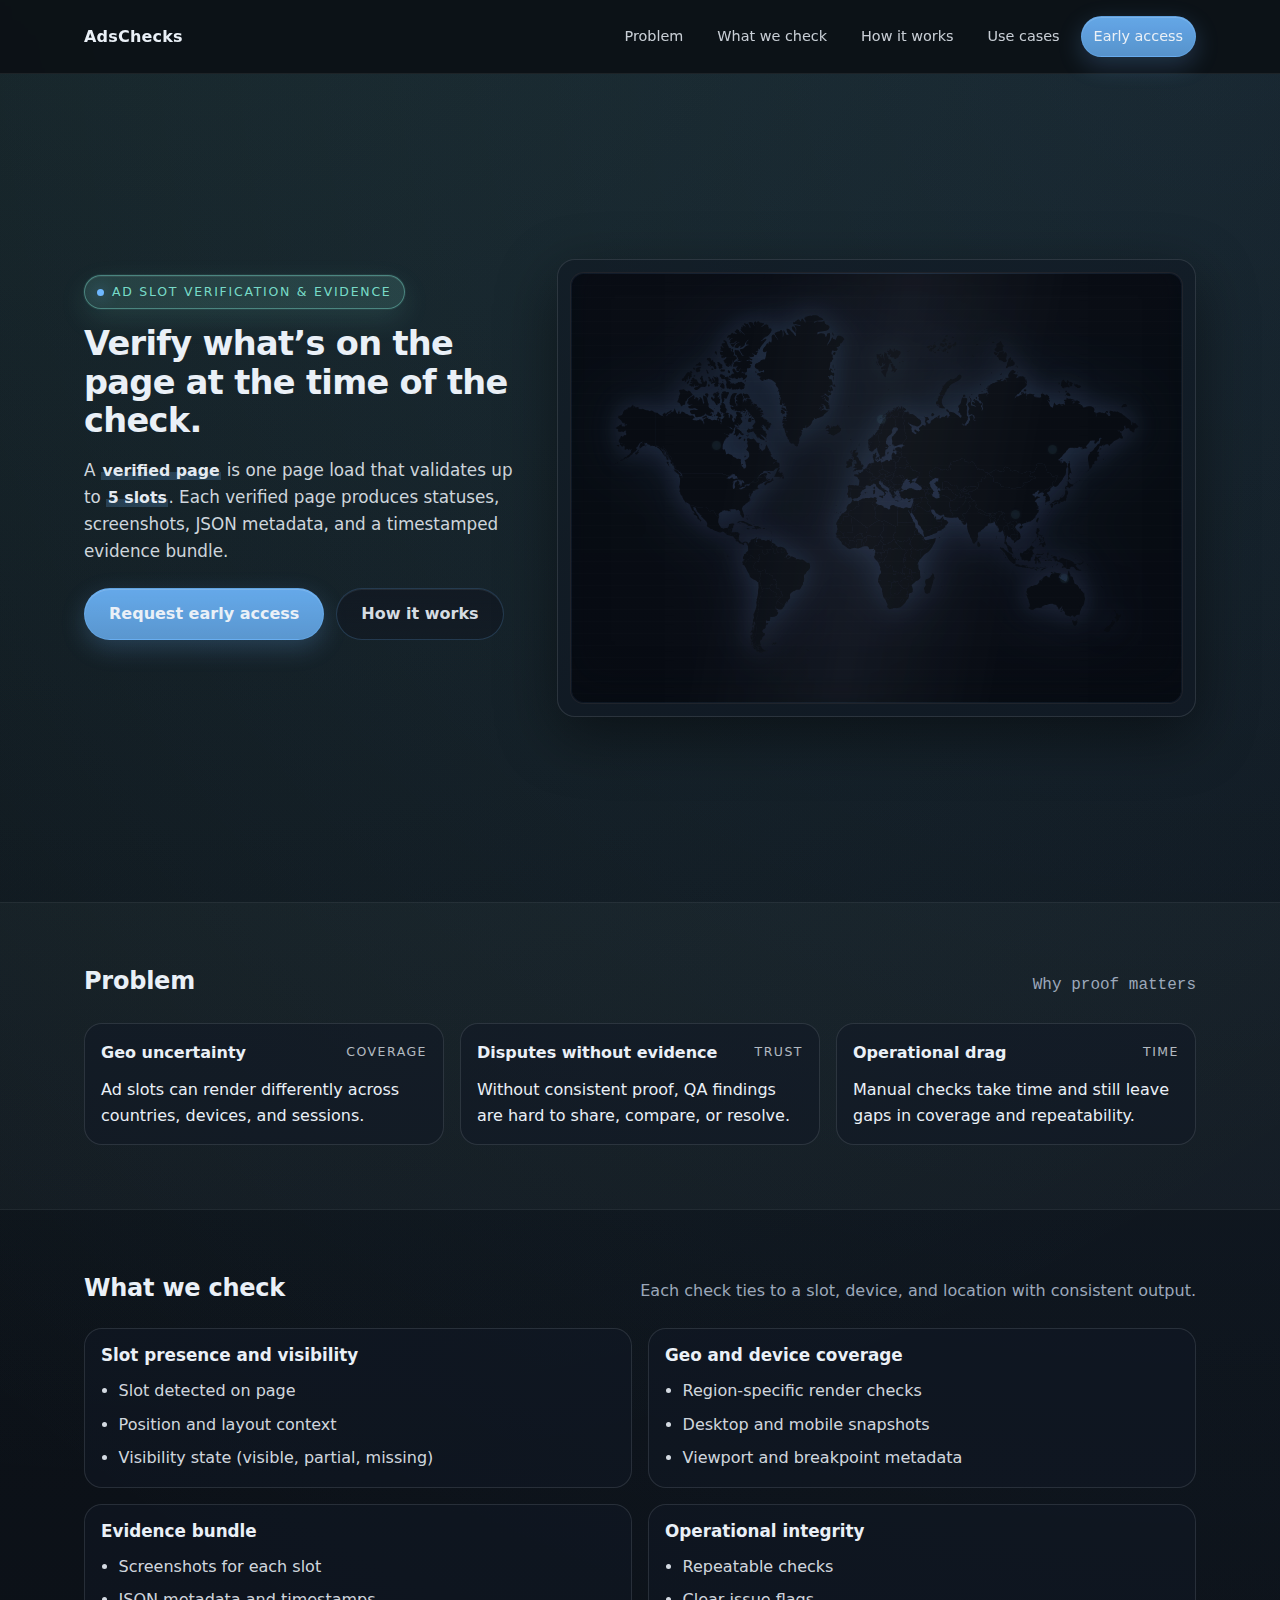
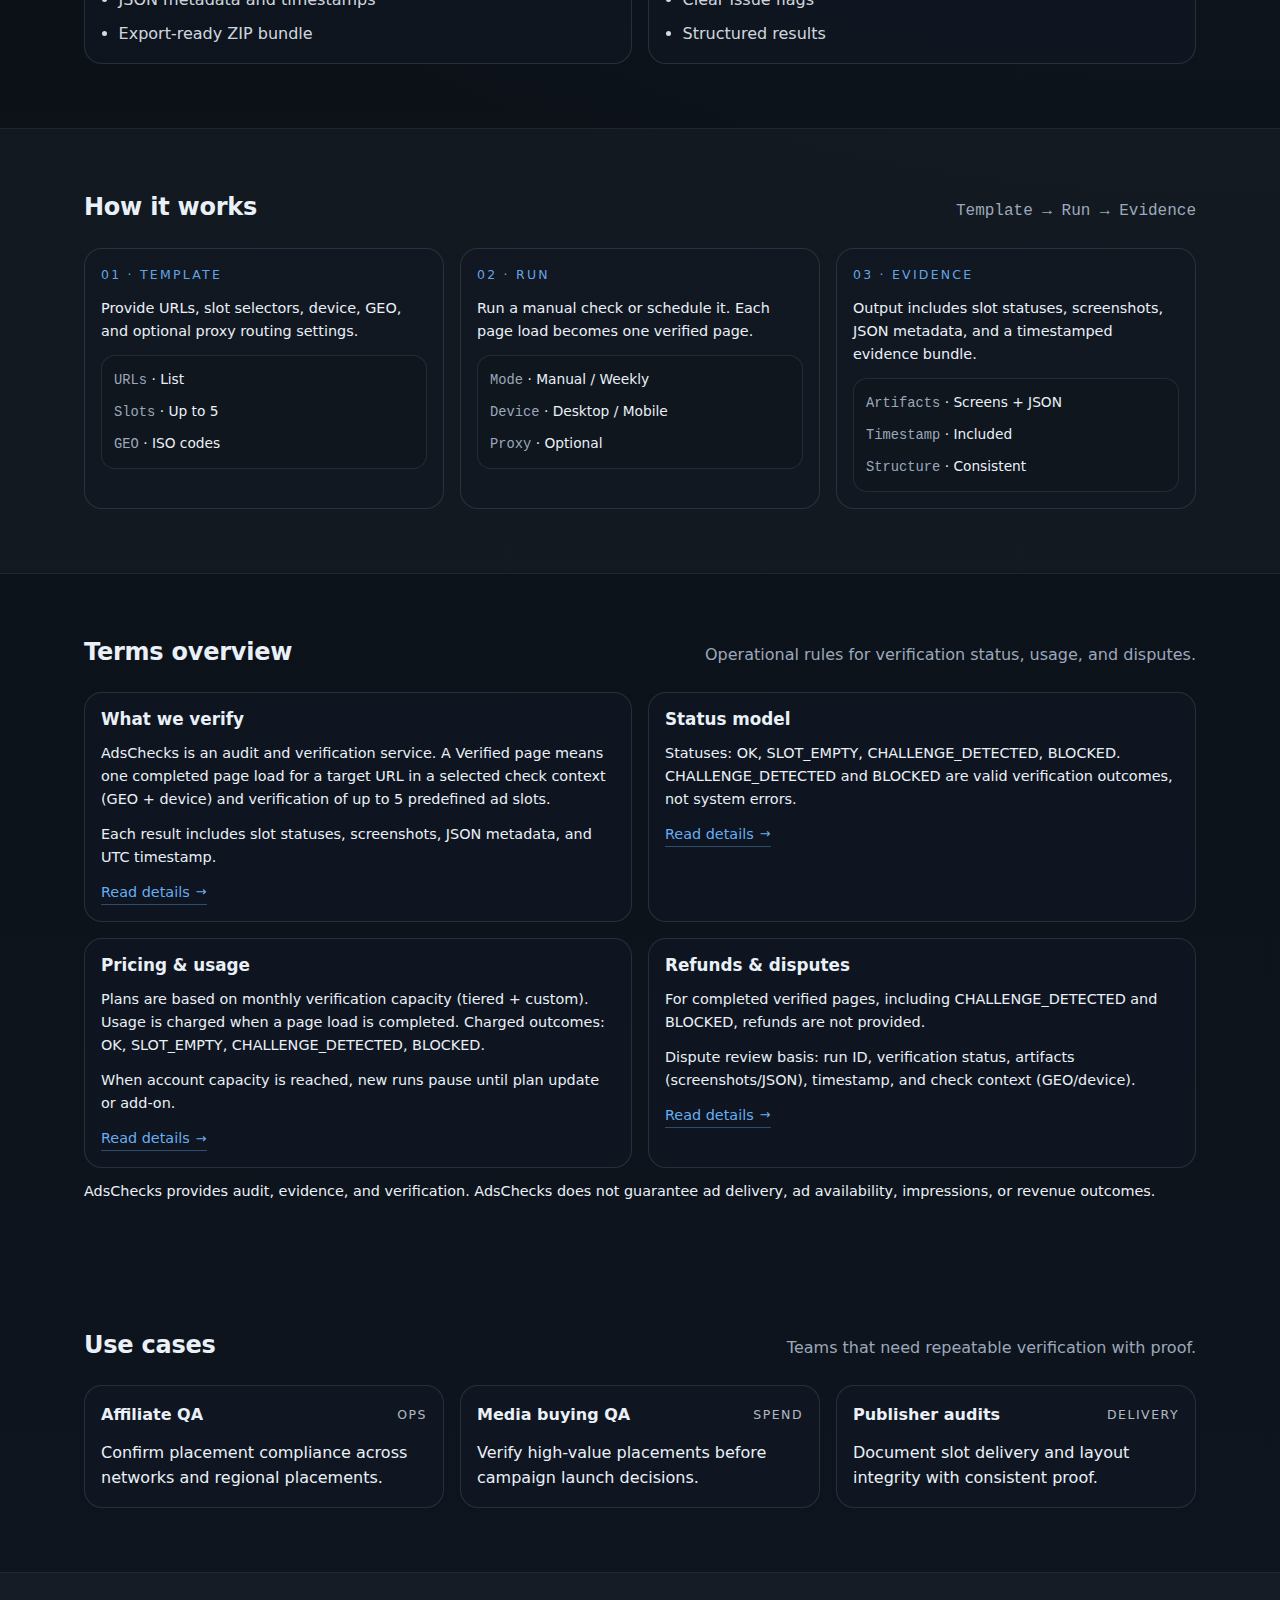
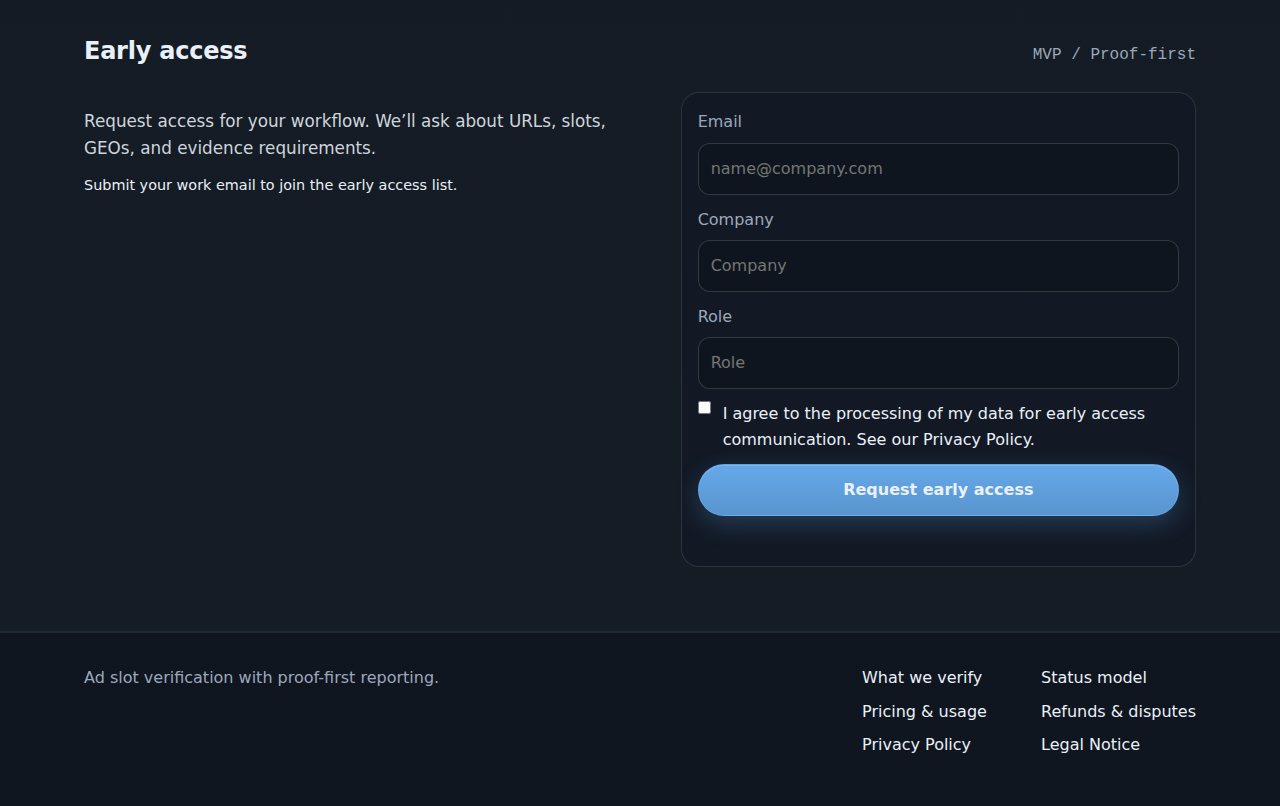
<file: index.html>
<!DOCTYPE html>
<html lang="en">
    <head>
        <meta charset="utf-8" />
        <meta name="viewport" content="width=device-width, initial-scale=1" />
        <title>AdsChecks — Ad Slot Verification Reports</title>

        <meta
            name="description"
            content="AdsChecks provides technical verification of ad slot placement across geo and device, with proof-focused reporting."
        />
        <meta name="robots" content="index, follow" />
        <link rel="canonical" href="https://adschecks.com/" />
        <link rel="icon" href="/assets/favicons/favicon.ico" sizes="any" />
        <link rel="icon" type="image/png" sizes="32x32" href="/assets/favicons/favicon-32.png" />
        <link rel="icon" type="image/png" sizes="16x16" href="/assets/favicons/favicon-16.png" />
        <link rel="icon" type="image/png" sizes="512x512" href="/assets/favicons/favicon-512.png" />
        <link rel="apple-touch-icon" sizes="180x180" href="/assets/favicons/apple-touch-icon.png" />

        <link rel="stylesheet" href="styles.css" />

        <meta property="og:type" content="website" />
        <meta property="og:title" content="AdsChecks — Ad Slot Verification Reports" />
        <meta
            property="og:description"
            content="Technical verification of ad slots across geo and device, with proof-focused reporting."
        />
        <meta property="og:url" content="https://adschecks.com/" />
        <meta property="og:image" content="https://adschecks.com/og.png" />

        <meta name="twitter:card" content="summary_large_image" />
        <meta name="twitter:title" content="AdsChecks — Ad Slot Verification Reports" />
        <meta
            name="twitter:description"
            content="Technical verification of ad slots across geo and device, with proof-focused reporting."
        />
    </head>
    <body>
        <header class="header">
            <div class="container header__inner">
                <a class="brand" href="/">AdsChecks</a>
                <button class="nav-toggle" type="button" aria-expanded="false" aria-controls="primary-nav">
                    <span class="sr-only">Toggle navigation</span>
                    <span class="nav-toggle__line"></span>
                    <span class="nav-toggle__line"></span>
                    <span class="nav-toggle__line"></span>
                </button>
                <nav id="primary-nav" class="nav" aria-label="Primary">
                    <a href="#problem">Problem</a>
                    <a href="#what-we-check">What we check</a>
                    <a href="#how-it-works">How it works</a>
                    <a href="#use-cases">Use cases</a>
                    <span class="nav-divider" aria-hidden="true"></span>
                    <a href="#early-access" class="nav__cta">Early access</a>
                </nav>
            </div>
        </header>
        <div class="nav-overlay" aria-hidden="true"></div>

        <main id="main">
            <section id="hero" class="hero">
                <div class="container hero__inner">
                    <div class="hero__copy">
                        <p class="eyebrow eyebrow--signal">Ad slot verification & evidence</p>
                        <h1>Verify what’s on the page at the time of the check.</h1>
                        <p class="lead">
                            A <span class="pill pill--ink">verified page</span> is one page load that validates up to
                            <span class="pill pill--ink">5 slots</span>. Each verified page produces statuses, screenshots,
                            JSON metadata, and a timestamped evidence bundle.
                        </p>

                        <div class="hero__actions">
                            <a class="btn" href="#early-access">Request early access</a>
                            <a class="btn btn--ghost" href="#how-it-works">How it works</a>
                        </div>

                    </div>

                    <div class="hero__viz map-viz" aria-label="Global verification map">
                        <div class="map-viz__inner">
                            <div class="map-viz__map" aria-hidden="true"></div>
                            <span class="sr-only">World map for geo verification coverage</span>

                            <div class="map-viz__line line-1" aria-hidden="true"></div>
                            <div class="map-viz__line line-2" aria-hidden="true"></div>
                            <div class="map-viz__line line-3" aria-hidden="true"></div>
                            <div class="map-viz__line line-4" aria-hidden="true"></div>

                            <div class="map-viz__location loc-ny is-track" aria-hidden="true">
                                <span class="map-viz__point"></span>
                                <span class="map-viz__city">New York</span>
                            </div>
                            <div class="map-viz__location loc-lon is-track" aria-hidden="true">
                                <span class="map-viz__point"></span>
                                <span class="map-viz__city">London</span>
                            </div>
                            <div class="map-viz__location loc-sgp is-track" aria-hidden="true">
                                <span class="map-viz__point"></span>
                                <span class="map-viz__city">Singapore</span>
                            </div>
                            <div class="map-viz__location loc-tok is-track" aria-hidden="true">
                                <span class="map-viz__point"></span>
                                <span class="map-viz__city">Tokyo</span>
                            </div>
                            <div class="map-viz__location loc-syd" aria-hidden="true">
                                <span class="map-viz__point"></span>
                                <span class="map-viz__city">Sydney</span>
                            </div>

                            <div class="map-viz__pointer ptr-1" data-from="loc-lon" data-to="b1" data-corner="auto" aria-hidden="true">
                                <span class="map-viz__pointer-dot"></span>
                                <span class="map-viz__pointer-beam"></span>
                            </div>
                            <div class="map-viz__pointer ptr-2" data-from="loc-tok" data-to="b2" data-corner="auto" aria-hidden="true">
                                <span class="map-viz__pointer-dot"></span>
                                <span class="map-viz__pointer-beam"></span>
                            </div>
                            <div class="map-viz__pointer ptr-3" data-from="loc-ny" data-to="b3" data-corner="auto" aria-hidden="true">
                                <span class="map-viz__pointer-dot"></span>
                                <span class="map-viz__pointer-beam"></span>
                            </div>
                            <div class="map-viz__pointer ptr-4" data-from="loc-sgp" data-to="b4" data-corner="auto" aria-hidden="true">
                                <span class="map-viz__pointer-dot"></span>
                                <span class="map-viz__pointer-beam"></span>
                            </div>

                            <div class="map-viz__browser b1" aria-hidden="true">
                                <div class="map-viz__browser-head">
                                    <span></span><span></span><span></span>
                                    <span class="map-viz__browser-mode map-viz__browser-mode--desktop">Desktop</span>
                                </div>
                                <div class="map-viz__browser-body">
                                    <div class="map-viz__browser-row w90"></div>
                                    <div class="map-viz__browser-row w72"></div>
                                    <div class="map-viz__scanline"></div>
                                    <div class="map-viz__slot slot-main"><span>SLOT 01 · 970×250</span></div>
                                </div>
                            </div>
                            <div class="map-viz__browser map-viz__browser--mobile b2" aria-hidden="true">
                                <div class="map-viz__browser-head">
                                    <span></span><span></span><span></span>
                                    <span class="map-viz__browser-mode map-viz__browser-mode--mobile">Mobile</span>
                                </div>
                                <div class="map-viz__browser-body">
                                    <div class="map-viz__browser-row w86"></div>
                                    <div class="map-viz__browser-row w64"></div>
                                    <div class="map-viz__scanline"></div>
                                    <div class="map-viz__slot slot-mobile-top"><span>MOBILE SLOT · 300×250</span></div>
                                    <div class="map-viz__slot slot-mobile-bottom"><span>MOBILE SLOT · 320×100</span></div>
                                </div>
                            </div>
                            <div class="map-viz__browser b3" aria-hidden="true">
                                <div class="map-viz__browser-head">
                                    <span></span><span></span><span></span>
                                    <span class="map-viz__browser-mode map-viz__browser-mode--desktop">Desktop</span>
                                </div>
                                <div class="map-viz__browser-body">
                                    <div class="map-viz__browser-row w88"></div>
                                    <div class="map-viz__browser-row w70"></div>
                                    <div class="map-viz__scanline"></div>
                                    <div class="map-viz__slot slot-square"><span>SLOT 03 · 336×280</span></div>
                                </div>
                            </div>
                            <div class="map-viz__browser map-viz__browser--mobile b4" aria-hidden="true">
                                <div class="map-viz__browser-head">
                                    <span></span><span></span><span></span>
                                    <span class="map-viz__browser-mode map-viz__browser-mode--mobile">Mobile</span>
                                </div>
                                <div class="map-viz__browser-body">
                                    <div class="map-viz__browser-row w90"></div>
                                    <div class="map-viz__browser-row w76"></div>
                                    <div class="map-viz__scanline"></div>
                                    <div class="map-viz__slot slot-mobile-top"><span>MOBILE SLOT · 300×250</span></div>
                                    <div class="map-viz__slot slot-mobile-bottom"><span>MOBILE SLOT · 320×100</span></div>
                                </div>
                            </div>

                            <div class="map-viz__ambient-scan" aria-hidden="true"></div>
                            <div class="map-viz__noise" aria-hidden="true"></div>
                        </div>
                    </div>
                </div>
            </section>

            <section id="problem" class="section section--alt">
                <div class="container">
                    <div class="section__head">
                        <h2>Problem</h2>
                        <div class="muted mono">Why proof matters</div>
                    </div>
                    <div class="cards">
                        <div class="case">
                            <div class="case__head">
                                <div class="case__role">Geo uncertainty</div>
                                <div class="case__tag">Coverage</div>
                            </div>
                            <p>Ad slots can render differently across countries, devices, and sessions.</p>
                        </div>
                        <div class="case">
                            <div class="case__head">
                                <div class="case__role">Disputes without evidence</div>
                                <div class="case__tag">Trust</div>
                            </div>
                            <p>Without consistent proof, QA findings are hard to share, compare, or resolve.</p>
                        </div>
                        <div class="case">
                            <div class="case__head">
                                <div class="case__role">Operational drag</div>
                                <div class="case__tag">Time</div>
                            </div>
                            <p>Manual checks take time and still leave gaps in coverage and repeatability.</p>
                        </div>
                    </div>
                </div>
            </section>

            <section id="what-we-check" class="section">
                <div class="container">
                    <div class="section__head">
                        <h2>What we check</h2>
                        <div class="muted">Each check ties to a slot, device, and location with consistent output.</div>
                    </div>

                    <div class="grid2">
                        <div class="list-card">
                            <h3>Slot presence and visibility</h3>
                            <ul>
                                <li>Slot detected on page</li>
                                <li>Position and layout context</li>
                                <li>Visibility state (visible, partial, missing)</li>
                            </ul>
                        </div>
                        <div class="list-card">
                            <h3>Geo and device coverage</h3>
                            <ul>
                                <li>Region-specific render checks</li>
                                <li>Desktop and mobile snapshots</li>
                                <li>Viewport and breakpoint metadata</li>
                            </ul>
                        </div>
                        <div class="list-card">
                            <h3>Evidence bundle</h3>
                            <ul>
                                <li>Screenshots for each slot</li>
                                <li>JSON metadata and timestamps</li>
                                <li>Export-ready ZIP bundle</li>
                            </ul>
                        </div>
                        <div class="list-card">
                            <h3>Operational integrity</h3>
                            <ul>
                                <li>Repeatable checks</li>
                                <li>Clear issue flags</li>
                                <li>Structured results</li>
                            </ul>
                        </div>
                    </div>
                </div>
            </section>

            <section id="how-it-works" class="section section--alt">
                <div class="container">
                    <div class="section__head">
                        <h2>How it works</h2>
                        <div class="muted mono">Template → Run → Evidence</div>
                    </div>

                    <div class="flow">
                        <div class="flow__item">
                            <div class="flow__n">01 · Template</div>
                            <p class="fine">Provide URLs, slot selectors, device, GEO, and optional proxy routing settings.</p>
                            <div class="mini">
                                <div><span class="muted mono">URLs</span> · List</div>
                                <div><span class="muted mono">Slots</span> · Up to 5</div>
                                <div><span class="muted mono">GEO</span> · ISO codes</div>
                            </div>
                        </div>
                        <div class="flow__item">
                            <div class="flow__n">02 · Run</div>
                            <p class="fine">Run a manual check or schedule it. Each page load becomes one verified page.</p>
                            <div class="mini">
                                <div><span class="muted mono">Mode</span> · Manual / Weekly</div>
                                <div><span class="muted mono">Device</span> · Desktop / Mobile</div>
                                <div><span class="muted mono">Proxy</span> · Optional</div>
                            </div>
                        </div>
                        <div class="flow__item">
                            <div class="flow__n">03 · Evidence</div>
                            <p class="fine">Output includes slot statuses, screenshots, JSON metadata, and a timestamped evidence bundle.</p>
                            <div class="mini">
                                <div><span class="muted mono">Artifacts</span> · Screens + JSON</div>
                                <div><span class="muted mono">Timestamp</span> · Included</div>
                                <div><span class="muted mono">Structure</span> · Consistent</div>
                            </div>
                        </div>
                    </div>
                </div>
            </section>

            <section id="terms-overview" class="section">
                <div class="container">
                    <div class="section__head">
                        <h2>Terms overview</h2>
                        <div class="muted">Operational rules for verification status, usage, and disputes.</div>
                    </div>

                    <div class="grid2">
                        <article class="list-card">
                            <h3>What we verify</h3>
                            <p class="fine">
                                AdsChecks is an audit and verification service. A Verified page means one completed page load for a target
                                URL in a selected check context (GEO + device) and verification of up to 5 predefined ad slots.
                            </p>
                            <p class="fine">Each result includes slot statuses, screenshots, JSON metadata, and UTC timestamp.</p>
                            <a class="card-link" href="/what-we-verify/">Read details</a>
                        </article>

                        <article class="list-card">
                            <h3>Status model</h3>
                            <p class="fine">
                                Statuses: OK, SLOT_EMPTY, CHALLENGE_DETECTED, BLOCKED. CHALLENGE_DETECTED and BLOCKED are valid
                                verification outcomes, not system errors.
                            </p>
                            <a class="card-link" href="/status-model/">Read details</a>
                        </article>

                        <article class="list-card">
                            <h3>Pricing &amp; usage</h3>
                            <p class="fine">
                                Plans are based on monthly verification capacity (tiered + custom). Usage is charged when a page load is
                                completed. Charged outcomes: OK, SLOT_EMPTY, CHALLENGE_DETECTED, BLOCKED.
                            </p>
                            <p class="fine">When account capacity is reached, new runs pause until plan update or add-on.</p>
                            <a class="card-link" href="/pricing-usage/">Read details</a>
                        </article>

                        <article class="list-card">
                            <h3>Refunds &amp; disputes</h3>
                            <p class="fine">
                                For completed verified pages, including CHALLENGE_DETECTED and BLOCKED, refunds are not provided.
                            </p>
                            <p class="fine">
                                Dispute review basis: run ID, verification status, artifacts (screenshots/JSON), timestamp, and check
                                context (GEO/device).
                            </p>
                            <a class="card-link" href="/refunds-disputes/">Read details</a>
                        </article>
                    </div>

                    <p class="fine">
                        AdsChecks provides audit, evidence, and verification. AdsChecks does not guarantee ad delivery, ad availability,
                        impressions, or revenue outcomes.
                    </p>
                </div>
            </section>

            <section id="use-cases" class="section">
                <div class="container">
                    <div class="section__head">
                        <h2>Use cases</h2>
                        <div class="muted">Teams that need repeatable verification with proof.</div>
                    </div>
                    <div class="cards">
                        <div class="case">
                            <div class="case__head">
                                <div class="case__role">Affiliate QA</div>
                                <div class="case__tag">Ops</div>
                            </div>
                            <p>Confirm placement compliance across networks and regional placements.</p>
                        </div>
                        <div class="case">
                            <div class="case__head">
                                <div class="case__role">Media buying QA</div>
                                <div class="case__tag">Spend</div>
                            </div>
                            <p>Verify high-value placements before campaign launch decisions.</p>
                        </div>
                        <div class="case">
                            <div class="case__head">
                                <div class="case__role">Publisher audits</div>
                                <div class="case__tag">Delivery</div>
                            </div>
                            <p>Document slot delivery and layout integrity with consistent proof.</p>
                        </div>
                    </div>
                </div>
            </section>

            <section id="early-access" class="section section--alt">
                <div class="container">
                    <div class="section__head">
                        <h2>Early access</h2>
                        <div class="muted mono">MVP / Proof-first</div>
                    </div>

                    <div class="cta">
                        <div>
                            <p class="lead">Request access for your workflow. We’ll ask about URLs, slots, GEOs, and evidence requirements.</p>
                            <p class="fine">Submit your work email to join the early access list.</p>
                        </div>

                        <form class="form" data-form action="https://formspree.io/f/xojakbla" method="POST">
                            <input type="text" name="_gotcha" style="display: none" />
                            <label class="field">
                                <span class="muted">Email</span>
                                <input type="email" name="email" placeholder="name@company.com" autocomplete="email" required />
                            </label>
                            <label class="field">
                                <span class="muted">Company</span>
                                <input type="text" name="company" placeholder="Company" autocomplete="organization" />
                            </label>
                            <label class="field">
                                <span class="muted">Role</span>
                                <input type="text" name="role" placeholder="Role" autocomplete="organization-title" />
                            </label>
                            <label class="consent">
                                <input type="checkbox" name="consent" required />
                                <span>
                                    I agree to the processing of my data for early access communication.
                                    See our <a href="/privacy-policy/" target="_blank" rel="noopener">Privacy Policy</a>.
                                </span>
                            </label>
                            <button class="btn" type="submit">Request early access</button>
                            <p class="form-status muted" data-form-status aria-live="polite"></p>
                        </form>
                    </div>
                </div>
            </section>
        </main>

        <footer class="footer">
            <div class="container footer__inner">
                <div class="muted">Ad slot verification with proof-first reporting.</div>
                <div class="footer__links">
                    <a href="/what-we-verify/">What we verify</a>
                    <a href="/status-model/">Status model</a>
                    <a href="/pricing-usage/">Pricing &amp; usage</a>
                    <a href="/refunds-disputes/">Refunds &amp; disputes</a>
                    <a href="/privacy-policy/">Privacy Policy</a>
                    <a href="/legal-notice/">Legal Notice</a>
                </div>
            </div>
        </footer>

        <script src="script.js"></script>
    </body>
</html>
</file>
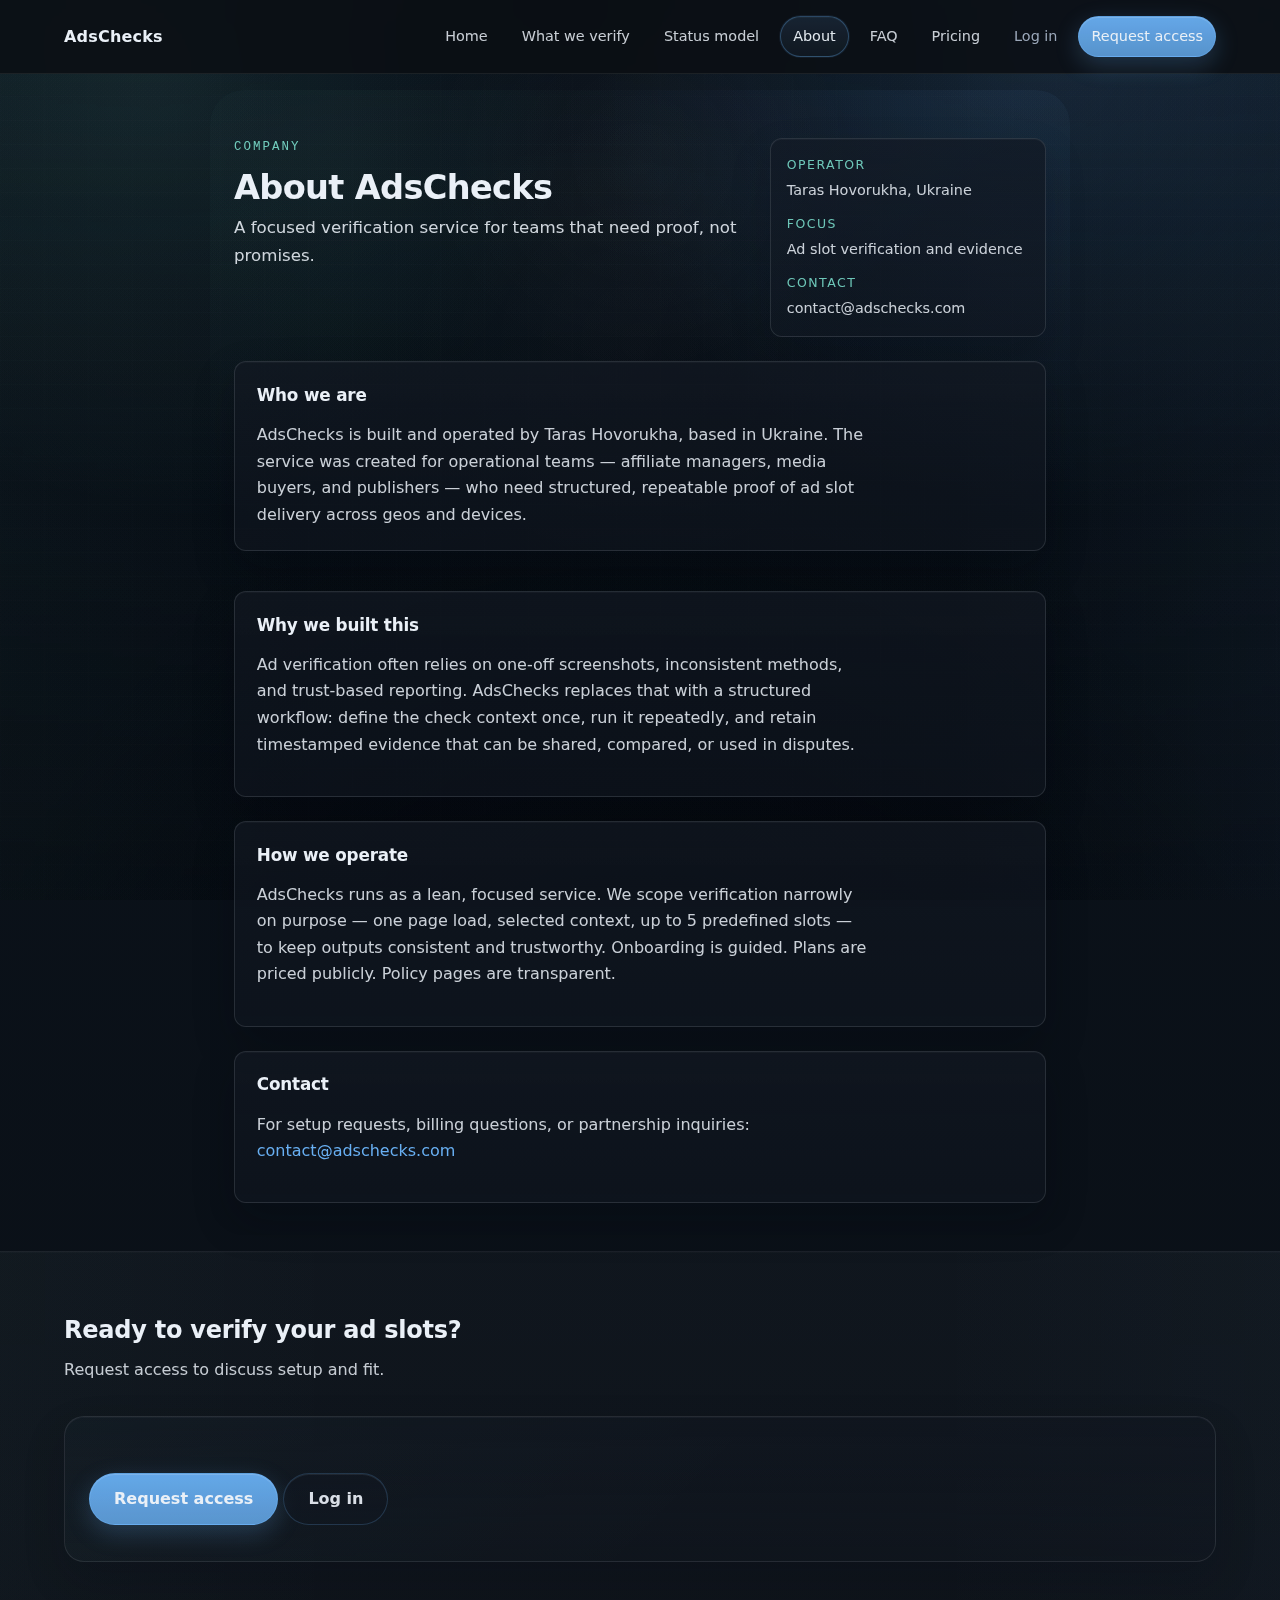
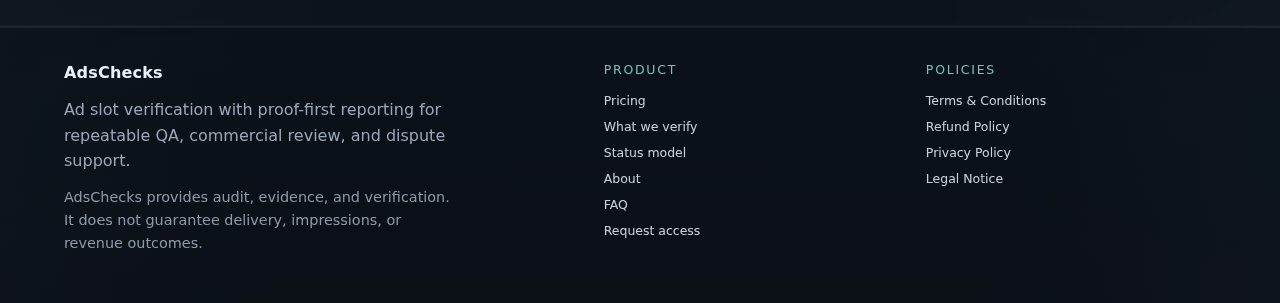
<file: about/index.html>
<!DOCTYPE html>
<html lang="en">
    <head>
        <meta charset="utf-8" />
        <meta name="viewport" content="width=device-width, initial-scale=1" />
        <title>About AdsChecks | Ad Slot Verification Service</title>
        <meta
            name="description"
            content="Learn who operates AdsChecks, how the service works, and where to find public contact and policy information."
        />
        <meta name="robots" content="index, follow" />
        <link rel="canonical" href="https://adschecks.com/about/" />
        <link rel="icon" href="/assets/favicons/favicon.ico" sizes="any" />
        <link rel="icon" type="image/png" sizes="32x32" href="/assets/favicons/favicon-32.png" />
        <link rel="icon" type="image/png" sizes="16x16" href="/assets/favicons/favicon-16.png" />
        <link rel="icon" type="image/png" sizes="512x512" href="/assets/favicons/favicon-512.png" />
        <link rel="apple-touch-icon" sizes="180x180" href="/assets/favicons/apple-touch-icon.png" />
        <link rel="stylesheet" href="../styles/index.css" />
        <meta property="og:type" content="website" />
        <meta property="og:title" content="About AdsChecks | Ad Slot Verification Service" />
        <meta
            property="og:description"
            content="Learn who operates AdsChecks, how the service works, and where to find public contact and policy information."
        />
        <meta property="og:url" content="https://adschecks.com/about/" />
        <meta property="og:image" content="https://adschecks.com/og.png?v=20260317" />
        <meta name="twitter:card" content="summary_large_image" />
        <meta name="twitter:title" content="About AdsChecks | Ad Slot Verification Service" />
        <meta
            name="twitter:description"
            content="Learn who operates AdsChecks, how the service works, and where to find public contact and policy information."
        />
        <meta name="twitter:image" content="https://adschecks.com/og.png?v=20260317" />
        <script type="application/ld+json">
            {
                "@context": "https://schema.org",
                "@type": "Organization",
                "name": "AdsChecks",
                "url": "https://adschecks.com",
                "email": "contact@adschecks.com",
                "description": "Ad slot verification with proof-first reporting."
            }
        </script>
        <script type="application/ld+json">
            {
                "@context": "https://schema.org",
                "@type": "BreadcrumbList",
                "itemListElement": [
                    {
                        "@type": "ListItem",
                        "position": 1,
                        "item": {
                            "@id": "https://adschecks.com/",
                            "name": "AdsChecks"
                        }
                    },
                    {
                        "@type": "ListItem",
                        "position": 2,
                        "item": {
                            "@id": "https://adschecks.com/about/",
                            "name": "About"
                        }
                    }
                ]
            }
        </script>
    </head>
    <body class="page-about">
        <header class="header">
            <div class="container header__inner">
                <a class="brand" href="/">AdsChecks</a>
                <button class="nav-toggle" type="button" aria-expanded="false" aria-controls="primary-nav">
                    <span class="sr-only">Toggle navigation</span>
                    <span class="nav-toggle__line"></span>
                    <span class="nav-toggle__line"></span>
                    <span class="nav-toggle__line"></span>
                </button>
                                <nav id="primary-nav" class="nav" aria-label="Primary" aria-hidden="false">
                    <a href="/">Home</a>
                    <a href="/what-we-verify/">What we verify</a>
                    <a href="/status-model/">Status model</a>
                    <a href="/about/" aria-current="page">About</a>
                    <a href="/faq/">FAQ</a>
                    <a href="/pricing/">Pricing</a>
                    <span class="nav-divider" aria-hidden="true"></span>
                    <a href="https://app.adschecks.com/signin" class="nav__login">Log in</a>
                    <a href="mailto:contact@adschecks.com" class="nav__cta">Request access</a>
                </nav>
            </div>
        </header>
        <div class="nav-overlay" aria-hidden="true"></div>

        <main id="main">
            <section class="section">
                <div class="container legal-page">
                    <div class="doc-hero">
                        <div class="doc-hero__copy">
                            <p class="section__eyebrow mono">Company</p>
                            <h1>About AdsChecks</h1>
                            <p class="lead">A focused verification service for teams that need proof, not promises.</p>
                        </div>
                        <div class="doc-hero__meta doc-hero__facts">
                            <div class="doc-meta__item">
                                <div class="doc-meta__k">OPERATOR</div>
                                <div class="doc-meta__v">Taras Hovorukha, Ukraine</div>
                            </div>
                            <div class="doc-meta__item">
                                <div class="doc-meta__k">FOCUS</div>
                                <div class="doc-meta__v">Ad slot verification and evidence</div>
                            </div>
                            <div class="doc-meta__item">
                                <div class="doc-meta__k">CONTACT</div>
                                <div class="doc-meta__v">contact@adschecks.com</div>
                            </div>
                        </div>
                    </div>

                    <div class="doc-card">
                        <h2>Who we are</h2>
                        <p>
                            AdsChecks is built and operated by Taras Hovorukha, based in Ukraine. The service was created for
                            operational teams — affiliate managers, media buyers, and publishers — who need structured,
                            repeatable proof of ad slot delivery across geos and devices.
                        </p>
                    </div>

                    <div class="doc-card">
                        <h2>Why we built this</h2>
                        <p>
                            Ad verification often relies on one-off screenshots, inconsistent methods, and trust-based
                            reporting. AdsChecks replaces that with a structured workflow: define the check context once, run
                            it repeatedly, and retain timestamped evidence that can be shared, compared, or used in disputes.
                        </p>
                    </div>

                    <div class="doc-card">
                        <h2>How we operate</h2>
                        <p>
                            AdsChecks runs as a lean, focused service. We scope verification narrowly on purpose — one page
                            load, selected context, up to 5 predefined slots — to keep outputs consistent and trustworthy.
                            Onboarding is guided. Plans are priced publicly. Policy pages are transparent.
                        </p>
                    </div>

                    <div class="doc-card">
                        <h2>Contact</h2>
                        <p>
                            For setup requests, billing questions, or partnership inquiries:
                            <a href="mailto:contact@adschecks.com">contact@adschecks.com</a>
                        </p>
                    </div>
                </div>
            </section>

            <section class="section section--alt">
                <div class="container">
                    <div class="section__head">
                        <div class="section__copy">
                            <h2>Ready to verify your ad slots?</h2>
                            <p class="section__intro">Request access to discuss setup and fit.</p>
                        </div>
                    </div>
                    <div class="cta">
                        <div class="cta__copy">
                            <div class="cta__actions">
                                <a href="mailto:contact@adschecks.com" class="btn">Request access</a>
                                <a href="https://app.adschecks.com/signin" class="btn btn--ghost">Log in</a>
                            </div>
                        </div>
                    </div>
                </div>
            </section>
        </main>

        <footer class="footer">
            <div class="container footer__grid">
                <div class="footer__brand">
                    <a class="footer__brand-link" href="/">AdsChecks</a>
                    <p class="muted">
                        Ad slot verification with proof-first reporting for repeatable QA, commercial review, and dispute
                        support.
                    </p>
                    <p class="footer__note">
                        AdsChecks provides audit, evidence, and verification. It does not guarantee delivery, impressions,
                        or revenue outcomes.
                    </p>
                </div>
                <div class="footer__group">
                    <div class="footer__title">Product</div>
                    <div class="footer__links">
                        <a href="/pricing/">Pricing</a>
                        <a href="/what-we-verify/">What we verify</a>
                        <a href="/status-model/">Status model</a>
                        <a href="/about/">About</a>
                        <a href="/faq/">FAQ</a>
                        <a href="mailto:contact@adschecks.com">Request access</a>
                    </div>
                </div>
                <div class="footer__group">
                    <div class="footer__title">Policies</div>
                    <div class="footer__links">
                        <a href="/terms-and-conditions/">Terms &amp; Conditions</a>
                        <a href="/refund-policy/">Refund Policy</a>
                        <a href="/privacy-policy/">Privacy Policy</a>
                        <a href="/legal-notice/">Legal Notice</a>
                    </div>
                </div>
            </div>
        </footer>
        <script src="../script.js"></script>
    </body>
</html>
</file>
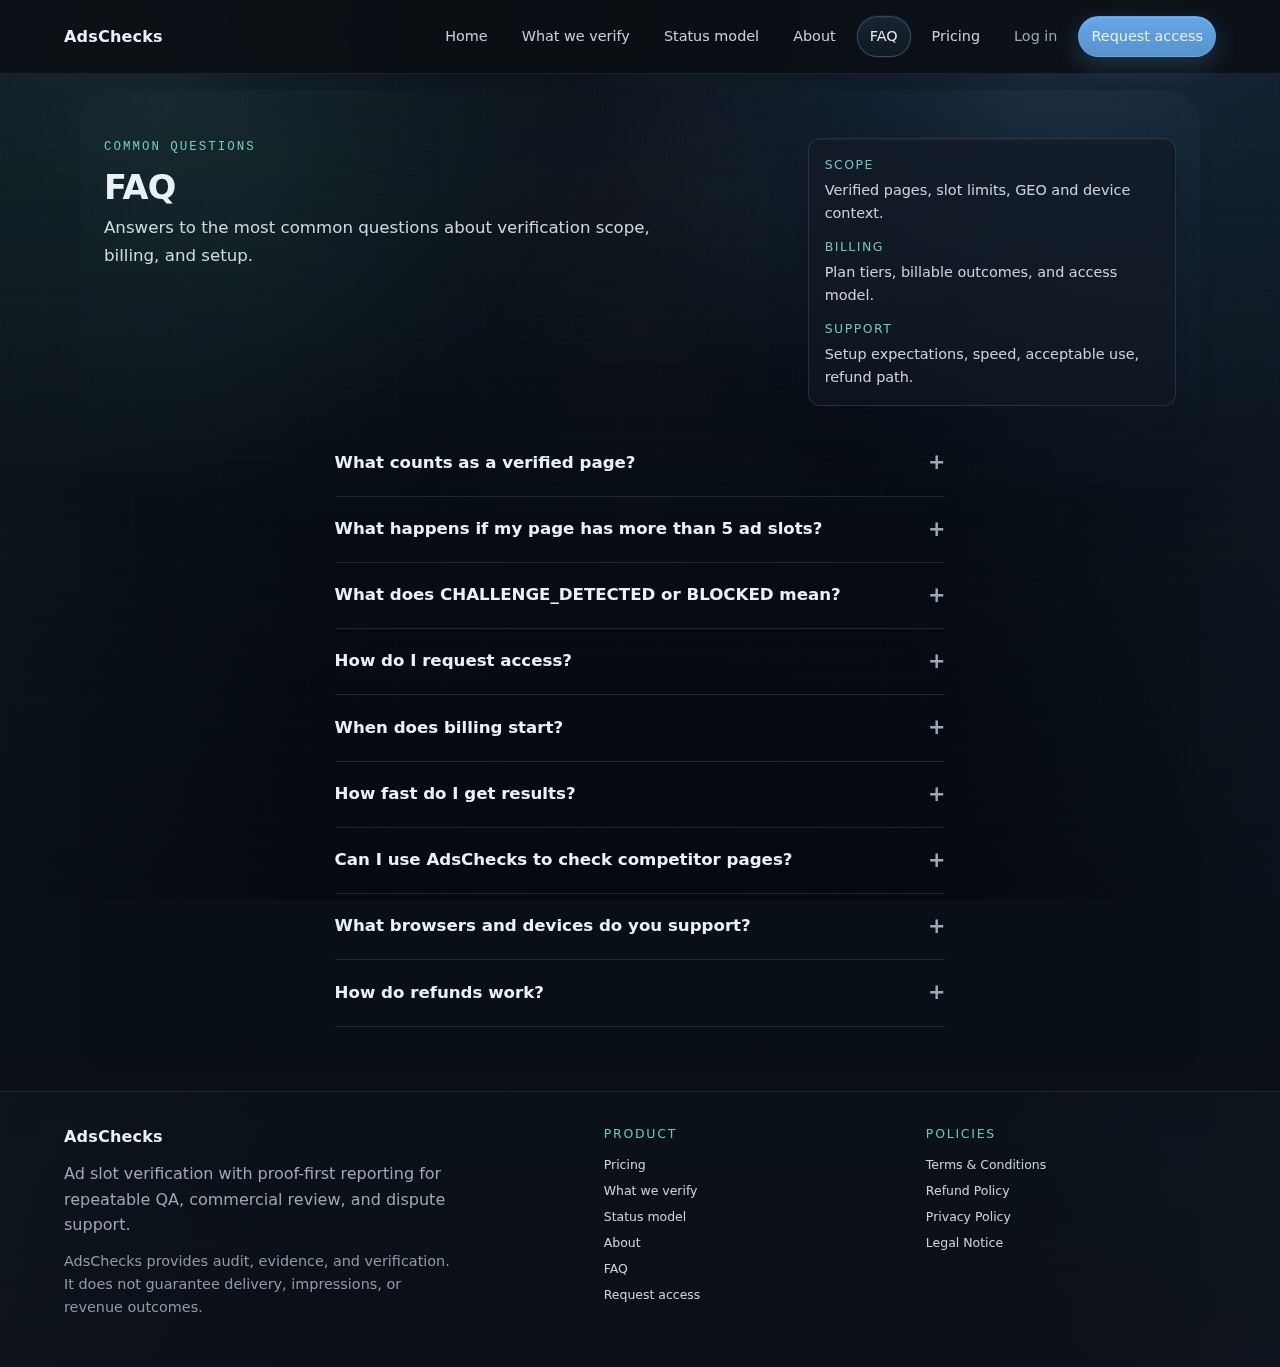
<file: faq/index.html>
<!DOCTYPE html>
<html lang="en">
    <head>
        <meta charset="utf-8" />
        <meta name="viewport" content="width=device-width, initial-scale=1" />
        <title>AdsChecks FAQ | GEO, Device, Pricing, and Verification</title>
        <meta
            name="description"
            content="Find answers about AdsChecks pricing, verification scope, setup, result statuses, and how completed checks are delivered."
        />
        <meta name="robots" content="index, follow" />
        <link rel="canonical" href="https://adschecks.com/faq/" />
        <link rel="icon" href="/assets/favicons/favicon.ico" sizes="any" />
        <link rel="icon" type="image/png" sizes="32x32" href="/assets/favicons/favicon-32.png" />
        <link rel="icon" type="image/png" sizes="16x16" href="/assets/favicons/favicon-16.png" />
        <link rel="icon" type="image/png" sizes="512x512" href="/assets/favicons/favicon-512.png" />
        <link rel="apple-touch-icon" sizes="180x180" href="/assets/favicons/apple-touch-icon.png" />
        <link rel="stylesheet" href="../styles/index.css" />
        <meta property="og:type" content="website" />
        <meta property="og:title" content="AdsChecks FAQ | Pricing, Verification, and Result Statuses" />
        <meta
            property="og:description"
            content="Find answers about AdsChecks pricing, verification scope, setup, result statuses, and how completed checks are delivered."
        />
        <meta property="og:url" content="https://adschecks.com/faq/" />
        <meta property="og:image" content="https://adschecks.com/og.png?v=20260317" />
        <meta name="twitter:card" content="summary_large_image" />
        <meta name="twitter:title" content="AdsChecks FAQ | Pricing, Verification, and Result Statuses" />
        <meta
            name="twitter:description"
            content="Find answers about AdsChecks pricing, verification scope, setup, result statuses, and how completed checks are delivered."
        />
        <meta name="twitter:image" content="https://adschecks.com/og.png?v=20260317" />
        <script type="application/ld+json">
            {
                "@context": "https://schema.org",
                "@type": "FAQPage",
                "mainEntity": [
                    {
                        "@type": "Question",
                        "name": "What counts as a verified page?",
                        "acceptedAnswer": {
                            "@type": "Answer",
                            "text": "One completed page load for a target URL in a selected check context (GEO + device), with verification of up to 5 predefined ad slots. Each verified page produces statuses, screenshots, JSON metadata, and a UTC timestamp."
                        }
                    },
                    {
                        "@type": "Question",
                        "name": "What happens if my page has more than 5 ad slots?",
                        "acceptedAnswer": {
                            "@type": "Answer",
                            "text": "Each verified page checks up to 5 predefined selectors. If you need to verify more slots, you can run multiple checks with different selector sets for the same URL."
                        }
                    },
                    {
                        "@type": "Question",
                        "name": "What does CHALLENGE_DETECTED or BLOCKED mean?",
                        "acceptedAnswer": {
                            "@type": "Answer",
                            "text": "These are valid verification outcomes, not errors. CHALLENGE_DETECTED means an anti-bot challenge or interstitial was encountered. BLOCKED means access was prevented in that environment. Both are billable because the page load was completed and evidence was captured."
                        }
                    },
                    {
                        "@type": "Question",
                        "name": "How do I request access?",
                        "acceptedAnswer": {
                            "@type": "Answer",
                            "text": "Email contact@adschecks.com with your target URLs, GEO and device needs, expected page volume, and rollout timing. AdsChecks confirms fit and next steps directly."
                        }
                    },
                    {
                        "@type": "Question",
                        "name": "When does billing start?",
                        "acceptedAnswer": {
                            "@type": "Answer",
                            "text": "Billing starts only after access and plan scope are confirmed. There is no automatic conversion or billing before approval."
                        }
                    },
                    {
                        "@type": "Question",
                        "name": "How fast do I get results?",
                        "acceptedAnswer": {
                            "@type": "Answer",
                            "text": "Most verification runs complete within seconds to a few minutes depending on GEO routing and page complexity. Results are available in the dashboard immediately after completion."
                        }
                    },
                    {
                        "@type": "Question",
                        "name": "Can I use AdsChecks to check competitor pages?",
                        "acceptedAnswer": {
                            "@type": "Answer",
                            "text": "You may only verify pages and environments you are authorized to test. See the Acceptable Use section in our Terms & Conditions."
                        }
                    },
                    {
                        "@type": "Question",
                        "name": "What browsers and devices do you support?",
                        "acceptedAnswer": {
                            "@type": "Answer",
                            "text": "Checks run in Chromium-based environments with desktop and mobile viewport emulation. The specific device context is attached to every result for comparison."
                        }
                    },
                    {
                        "@type": "Question",
                        "name": "How do refunds work?",
                        "acceptedAnswer": {
                            "@type": "Answer",
                            "text": "Completed verified pages are not refundable, including results with CHALLENGE_DETECTED and BLOCKED statuses. Duplicate or clearly accidental charges can be reviewed. See our Refund Policy for full details."
                        }
                    }
                ]
            }
        </script>
        <script type="application/ld+json">
            {
                "@context": "https://schema.org",
                "@type": "Organization",
                "name": "AdsChecks",
                "url": "https://adschecks.com",
                "email": "contact@adschecks.com",
                "description": "Ad slot verification with proof-first reporting."
            }
        </script>
        <script type="application/ld+json">
            {
                "@context": "https://schema.org",
                "@type": "BreadcrumbList",
                "itemListElement": [
                    {
                        "@type": "ListItem",
                        "position": 1,
                        "item": {
                            "@id": "https://adschecks.com/",
                            "name": "AdsChecks"
                        }
                    },
                    {
                        "@type": "ListItem",
                        "position": 2,
                        "item": {
                            "@id": "https://adschecks.com/faq/",
                            "name": "FAQ"
                        }
                    }
                ]
            }
        </script>
    </head>
    <body class="page-faq">
        <header class="header">
            <div class="container header__inner">
                <a class="brand" href="/">AdsChecks</a>
                <button class="nav-toggle" type="button" aria-expanded="false" aria-controls="primary-nav">
                    <span class="sr-only">Toggle navigation</span>
                    <span class="nav-toggle__line"></span>
                    <span class="nav-toggle__line"></span>
                    <span class="nav-toggle__line"></span>
                </button>
                <nav id="primary-nav" class="nav" aria-label="Primary" aria-hidden="false">
                    <a href="/">Home</a>
                    <a href="/what-we-verify/">What we verify</a>
                    <a href="/status-model/">Status model</a>
                    <a href="/about/">About</a>
                    <a href="/faq/" aria-current="page">FAQ</a>
                    <a href="/pricing/">Pricing</a>
                    <span class="nav-divider" aria-hidden="true"></span>
                    <a href="https://app.adschecks.com/signin" class="nav__login">Log in</a>
                    <a href="mailto:contact@adschecks.com" class="nav__cta">Request access</a>
                </nav>
            </div>
        </header>
        <div class="nav-overlay" aria-hidden="true"></div>

        <main id="main">
            <section class="section">
                <div class="container legal-page legal-page--wide">
                    <div class="doc-hero">
                        <div class="doc-hero__copy">
                            <p class="section__eyebrow mono">Common questions</p>
                            <h1>FAQ</h1>
                            <p class="lead">Answers to the most common questions about verification scope, billing, and setup.</p>
                        </div>
                        <div class="doc-hero__meta">
                            <div class="doc-meta__item">
                                <div class="doc-meta__k">Scope</div>
                                <div class="doc-meta__v">Verified pages, slot limits, GEO and device context.</div>
                            </div>
                            <div class="doc-meta__item">
                                <div class="doc-meta__k">Billing</div>
                                <div class="doc-meta__v">Plan tiers, billable outcomes, and access model.</div>
                            </div>
                            <div class="doc-meta__item">
                                <div class="doc-meta__k">Support</div>
                                <div class="doc-meta__v">Setup expectations, speed, acceptable use, refund path.</div>
                            </div>
                        </div>
                    </div>

                    <div class="faq-list">
                        <details class="faq-item">
                            <summary>What counts as a verified page?</summary>
                            <p>
                                One completed page load for a target URL in a selected check context (GEO + device), with
                                verification of up to 5 predefined ad slots. Each verified page produces statuses, screenshots,
                                JSON metadata, and a UTC timestamp.
                            </p>
                        </details>
                        <details class="faq-item">
                            <summary>What happens if my page has more than 5 ad slots?</summary>
                            <p>
                                Each verified page checks up to 5 predefined selectors. If you need to verify more slots, you can
                                run multiple checks with different selector sets for the same URL.
                            </p>
                        </details>
                        <details class="faq-item">
                            <summary>What does CHALLENGE_DETECTED or BLOCKED mean?</summary>
                            <p>
                                These are valid verification outcomes, not errors. CHALLENGE_DETECTED means an anti-bot challenge
                                or interstitial was encountered. BLOCKED means access was prevented in that environment. Both are
                                billable because the page load was completed and evidence was captured.
                            </p>
                        </details>
                        <details class="faq-item">
                            <summary>How do I request access?</summary>
                            <p>
                                Email <a href="mailto:contact@adschecks.com">contact@adschecks.com</a> with your target URLs, GEO/device
                                needs, expected page volume, and rollout timing. We confirm fit and next steps directly.
                            </p>
                        </details>
                        <details class="faq-item">
                            <summary>When does billing start?</summary>
                            <p>Billing starts only after access and plan scope are confirmed. There is no automatic conversion or billing before approval.</p>
                        </details>
                        <details class="faq-item">
                            <summary>How fast do I get results?</summary>
                            <p>
                                Most verification runs complete within seconds to a few minutes depending on GEO routing and page
                                complexity. Results are available in the dashboard immediately after completion.
                            </p>
                        </details>
                        <details class="faq-item">
                            <summary>Can I use AdsChecks to check competitor pages?</summary>
                            <p>
                                You may only verify pages and environments you are authorized to test. See the Acceptable Use
                                section in our Terms &amp; Conditions.
                            </p>
                        </details>
                        <details class="faq-item">
                            <summary>What browsers and devices do you support?</summary>
                            <p>
                                Checks run in Chromium-based environments with desktop and mobile viewport emulation. The specific
                                device context is attached to every result for comparison.
                            </p>
                        </details>
                        <details class="faq-item">
                            <summary>How do refunds work?</summary>
                            <p>
                                Completed verified pages are not refundable, including results with CHALLENGE_DETECTED and BLOCKED
                                statuses. Duplicate or clearly accidental charges can be reviewed. See our Refund Policy for full
                                details.
                            </p>
                        </details>
                    </div>
                </div>
            </section>
        </main>

        <footer class="footer">
            <div class="container footer__grid">
                <div class="footer__brand">
                    <a class="footer__brand-link" href="/">AdsChecks</a>
                    <p class="muted">Ad slot verification with proof-first reporting for repeatable QA, commercial review, and dispute support.</p>
                    <p class="footer__note">AdsChecks provides audit, evidence, and verification. It does not guarantee delivery, impressions, or revenue outcomes.</p>
                </div>
                <div class="footer__group">
                    <div class="footer__title">Product</div>
                    <div class="footer__links">
                        <a href="/pricing/">Pricing</a>
                        <a href="/what-we-verify/">What we verify</a>
                        <a href="/status-model/">Status model</a>
                        <a href="/about/">About</a>
                        <a href="/faq/">FAQ</a>
                        <a href="mailto:contact@adschecks.com">Request access</a>
                    </div>
                </div>
                <div class="footer__group">
                    <div class="footer__title">Policies</div>
                    <div class="footer__links">
                        <a href="/terms-and-conditions/">Terms &amp; Conditions</a>
                        <a href="/refund-policy/">Refund Policy</a>
                        <a href="/privacy-policy/">Privacy Policy</a>
                        <a href="/legal-notice/">Legal Notice</a>
                    </div>
                </div>
            </div>
        </footer>
        <script src="../script.js"></script>
    </body>
</html>
</file>
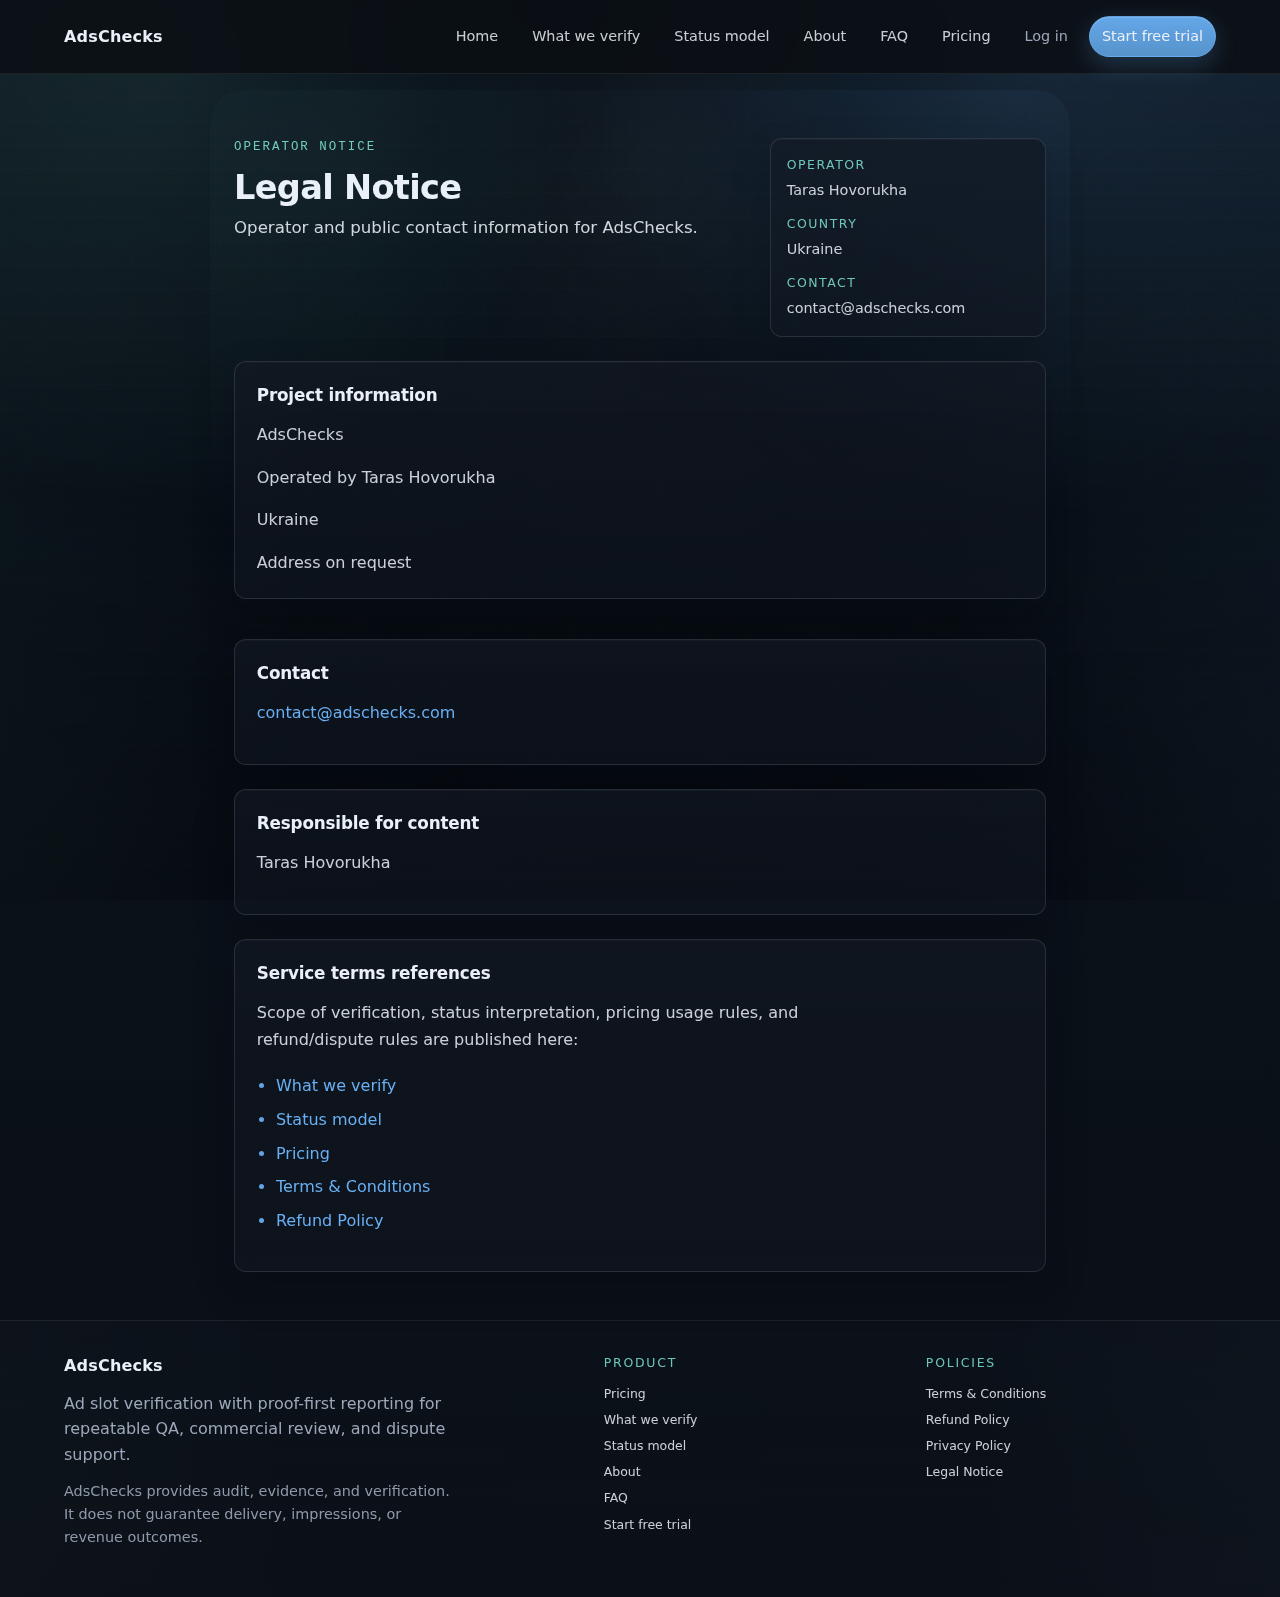
<file: legal-notice/index.html>
<!DOCTYPE html>
<html lang="en">
    <head>
        <meta charset="utf-8" />
        <meta name="viewport" content="width=device-width, initial-scale=1" />
        <title>AdsChecks Legal Notice | Operator and Contact Information</title>
        <meta name="description" content="View the AdsChecks legal notice with operator details and public contact information." />
        <meta name="robots" content="noindex, follow" />
        <link rel="canonical" href="https://adschecks.com/legal-notice/" />
        <link rel="icon" href="/assets/favicons/favicon.ico" sizes="any" />
        <link rel="icon" type="image/png" sizes="32x32" href="/assets/favicons/favicon-32.png" />
        <link rel="icon" type="image/png" sizes="16x16" href="/assets/favicons/favicon-16.png" />
        <link rel="icon" type="image/png" sizes="512x512" href="/assets/favicons/favicon-512.png" />
        <link rel="apple-touch-icon" sizes="180x180" href="/assets/favicons/apple-touch-icon.png" />
        <link rel="stylesheet" href="../styles/index.css" />
        <meta property="og:type" content="website" />
        <meta property="og:title" content="AdsChecks Legal Notice | Operator and Contact Information" />
        <meta property="og:description" content="View the AdsChecks legal notice with operator details and public contact information." />
        <meta property="og:url" content="https://adschecks.com/legal-notice/" />
        <meta property="og:image" content="https://adschecks.com/og.png?v=20260317" />
        <meta name="twitter:card" content="summary_large_image" />
        <meta name="twitter:title" content="AdsChecks Legal Notice | Operator and Contact Information" />
        <meta name="twitter:description" content="View the AdsChecks legal notice with operator details and public contact information." />
        <meta name="twitter:image" content="https://adschecks.com/og.png?v=20260317" />
        <script type="application/ld+json">
            {
                "@context": "https://schema.org",
                "@type": "Organization",
                "name": "AdsChecks",
                "url": "https://adschecks.com",
                "email": "contact@adschecks.com",
                "description": "Ad slot verification with proof-first reporting."
            }
        </script>
        <script type="application/ld+json">
            {
                "@context": "https://schema.org",
                "@type": "BreadcrumbList",
                "itemListElement": [
                    {
                        "@type": "ListItem",
                        "position": 1,
                        "item": {
                            "@id": "https://adschecks.com/",
                            "name": "AdsChecks"
                        }
                    },
                    {
                        "@type": "ListItem",
                        "position": 2,
                        "item": {
                            "@id": "https://adschecks.com/legal-notice/",
                            "name": "Legal Notice"
                        }
                    }
                ]
            }
        </script>
    </head>
    <body class="page-legal-notice">
        <header class="header">
            <div class="container header__inner">
                <a class="brand" href="/">AdsChecks</a>
                <button class="nav-toggle" type="button" aria-expanded="false" aria-controls="primary-nav">
                    <span class="sr-only">Toggle navigation</span>
                    <span class="nav-toggle__line"></span>
                    <span class="nav-toggle__line"></span>
                    <span class="nav-toggle__line"></span>
                </button>
                                <nav id="primary-nav" class="nav" aria-label="Primary" aria-hidden="false">
                    <a href="/">Home</a>
                    <a href="/what-we-verify/">What we verify</a>
                    <a href="/status-model/">Status model</a>
                    <a href="/about/">About</a>
                    <a href="/faq/">FAQ</a>
                    <a href="/pricing/">Pricing</a>
                    <span class="nav-divider" aria-hidden="true"></span>
                    <a href="https://app.adschecks.com/signin" class="nav__login">Log in</a>
                    <a href="mailto:contact@adschecks.com" class="nav__cta">Start free trial</a>
                </nav>
            </div>
        </header>
        <div class="nav-overlay" aria-hidden="true"></div>

        <main id="main">
            <section class="section">
                <div class="container legal-page">
                    <div class="doc-hero">
                        <div class="doc-hero__copy">
                            <p class="section__eyebrow mono">Operator notice</p>
                            <h1>Legal Notice</h1>
                            <p class="lead">Operator and public contact information for AdsChecks.</p>
                        </div>
                        <div class="doc-hero__meta">
                            <div class="doc-meta__item">
                                <div class="doc-meta__k">Operator</div>
                                <div class="doc-meta__v">Taras Hovorukha</div>
                            </div>
                            <div class="doc-meta__item">
                                <div class="doc-meta__k">Country</div>
                                <div class="doc-meta__v">Ukraine</div>
                            </div>
                            <div class="doc-meta__item">
                                <div class="doc-meta__k">Contact</div>
                                <div class="doc-meta__v"><a href="mailto:contact@adschecks.com">contact@adschecks.com</a></div>
                            </div>
                        </div>
                    </div>

                    <div class="doc-card">
                        <h2>Project information</h2>
                        <p>AdsChecks</p>
                        <p>Operated by Taras Hovorukha</p>
                        <p>Ukraine</p>
                        <p>Address on request</p>
                    </div>

                    <div class="doc-card">
                        <h2>Contact</h2>
                        <p><a href="mailto:contact@adschecks.com">contact@adschecks.com</a></p>
                    </div>

                    <div class="doc-card">
                        <h2>Responsible for content</h2>
                        <p>Taras Hovorukha</p>
                    </div>

                    <div class="doc-card">
                        <h2>Service terms references</h2>
                        <p>
                            Scope of verification, status interpretation, pricing usage rules, and refund/dispute rules are published here:
                        </p>
                        <ul>
                            <li><a href="/what-we-verify/">What we verify</a></li>
                            <li><a href="/status-model/">Status model</a></li>
                            <li><a href="/pricing/">Pricing</a></li>
                            <li><a href="/terms-and-conditions/">Terms &amp; Conditions</a></li>
                            <li><a href="/refund-policy/">Refund Policy</a></li>
                        </ul>
                    </div>
                </div>
            </section>
        </main>

        <footer class="footer">
            <div class="container footer__grid">
                <div class="footer__brand">
                    <a class="footer__brand-link" href="/">AdsChecks</a>
                    <p class="muted">Ad slot verification with proof-first reporting for repeatable QA, commercial review, and dispute support.</p>
                    <p class="footer__note">AdsChecks provides audit, evidence, and verification. It does not guarantee delivery, impressions, or revenue outcomes.</p>
                </div>
                <div class="footer__group">
                    <div class="footer__title">Product</div>
                    <div class="footer__links">
                        <a href="/pricing/">Pricing</a>
                        <a href="/what-we-verify/">What we verify</a>
                        <a href="/status-model/">Status model</a>
                        <a href="/about/">About</a>
                        <a href="/faq/">FAQ</a>
                        <a href="mailto:contact@adschecks.com">Start free trial</a>
                    </div>
                </div>
                <div class="footer__group">
                    <div class="footer__title">Policies</div>
                    <div class="footer__links">
                        <a href="/terms-and-conditions/">Terms &amp; Conditions</a>
                        <a href="/refund-policy/">Refund Policy</a>
                        <a href="/privacy-policy/">Privacy Policy</a>
                        <a href="/legal-notice/">Legal Notice</a>
                    </div>
                </div>
            </div>
        </footer>
        <script src="../script.js"></script>
    </body>
</html>
</file>
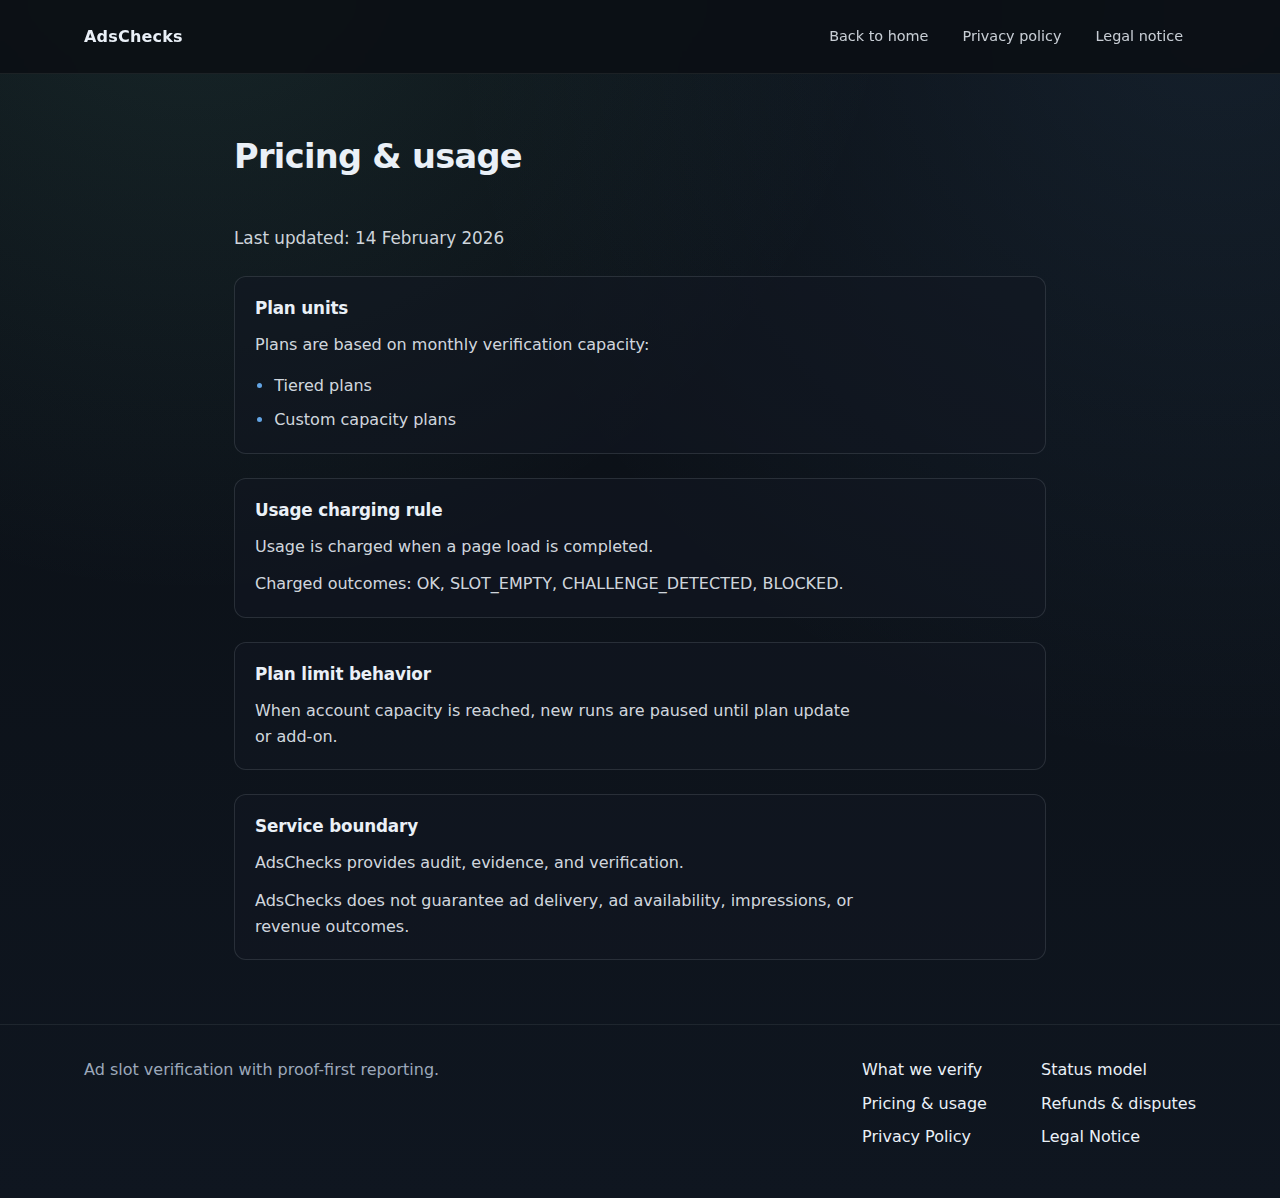
<file: pricing-usage/index.html>
<!DOCTYPE html>
<html lang="en">
    <head>
        <meta charset="utf-8" />
        <meta name="viewport" content="width=device-width, initial-scale=1" />
        <title>AdsChecks — Pricing & Usage</title>
        <meta
            name="description"
            content="AdsChecks pricing and usage policy for verified pages: capacity tiers, charged outcomes, and usage behavior."
        />
        <meta name="robots" content="noindex, follow" />
        <link rel="canonical" href="https://adschecks.com/pricing-usage/" />
        <link rel="icon" href="/assets/favicons/favicon.ico" sizes="any" />
        <link rel="icon" type="image/png" sizes="32x32" href="/assets/favicons/favicon-32.png" />
        <link rel="icon" type="image/png" sizes="16x16" href="/assets/favicons/favicon-16.png" />
        <link rel="icon" type="image/png" sizes="512x512" href="/assets/favicons/favicon-512.png" />
        <link rel="apple-touch-icon" sizes="180x180" href="/assets/favicons/apple-touch-icon.png" />
        <link rel="stylesheet" href="../styles.css" />
    </head>
    <body>
        <header class="header">
            <div class="container header__inner">
                <a class="brand" href="/">AdsChecks</a>
                <button class="nav-toggle" type="button" aria-expanded="false" aria-controls="primary-nav">
                    <span class="sr-only">Toggle navigation</span>
                    <span class="nav-toggle__line"></span>
                    <span class="nav-toggle__line"></span>
                    <span class="nav-toggle__line"></span>
                </button>
                <nav id="primary-nav" class="nav" aria-label="Primary">
                    <a href="/">Back to home</a>
                    <a href="/privacy-policy/">Privacy policy</a>
                    <a href="/legal-notice/">Legal notice</a>
                </nav>
            </div>
        </header>
        <div class="nav-overlay" aria-hidden="true"></div>

        <main id="main">
            <section class="section">
                <div class="container legal-page">
                    <h1>Pricing &amp; usage</h1>
                    <p class="lead">Last updated: 14 February 2026</p>

                    <div class="doc-card">
                        <h2>Plan units</h2>
                        <p>Plans are based on monthly verification capacity:</p>
                        <ul>
                            <li>Tiered plans</li>
                            <li>Custom capacity plans</li>
                        </ul>
                    </div>

                    <div class="doc-card">
                        <h2>Usage charging rule</h2>
                        <p>Usage is charged when a page load is completed.</p>
                        <p>Charged outcomes: OK, SLOT_EMPTY, CHALLENGE_DETECTED, BLOCKED.</p>
                    </div>

                    <div class="doc-card">
                        <h2>Plan limit behavior</h2>
                        <p>When account capacity is reached, new runs are paused until plan update or add-on.</p>
                    </div>

                    <div class="doc-card">
                        <h2>Service boundary</h2>
                        <p>AdsChecks provides audit, evidence, and verification.</p>
                        <p>AdsChecks does not guarantee ad delivery, ad availability, impressions, or revenue outcomes.</p>
                    </div>
                </div>
            </section>
        </main>

        <footer class="footer">
            <div class="container footer__inner">
                <div class="muted">Ad slot verification with proof-first reporting.</div>
                <div class="footer__links">
                    <a href="/what-we-verify/">What we verify</a>
                    <a href="/status-model/">Status model</a>
                    <a href="/pricing-usage/">Pricing &amp; usage</a>
                    <a href="/refunds-disputes/">Refunds &amp; disputes</a>
                    <a href="/privacy-policy/">Privacy Policy</a>
                    <a href="/legal-notice/">Legal Notice</a>
                </div>
            </div>
        </footer>
        <script src="../script.js"></script>
    </body>
</html>
</file>
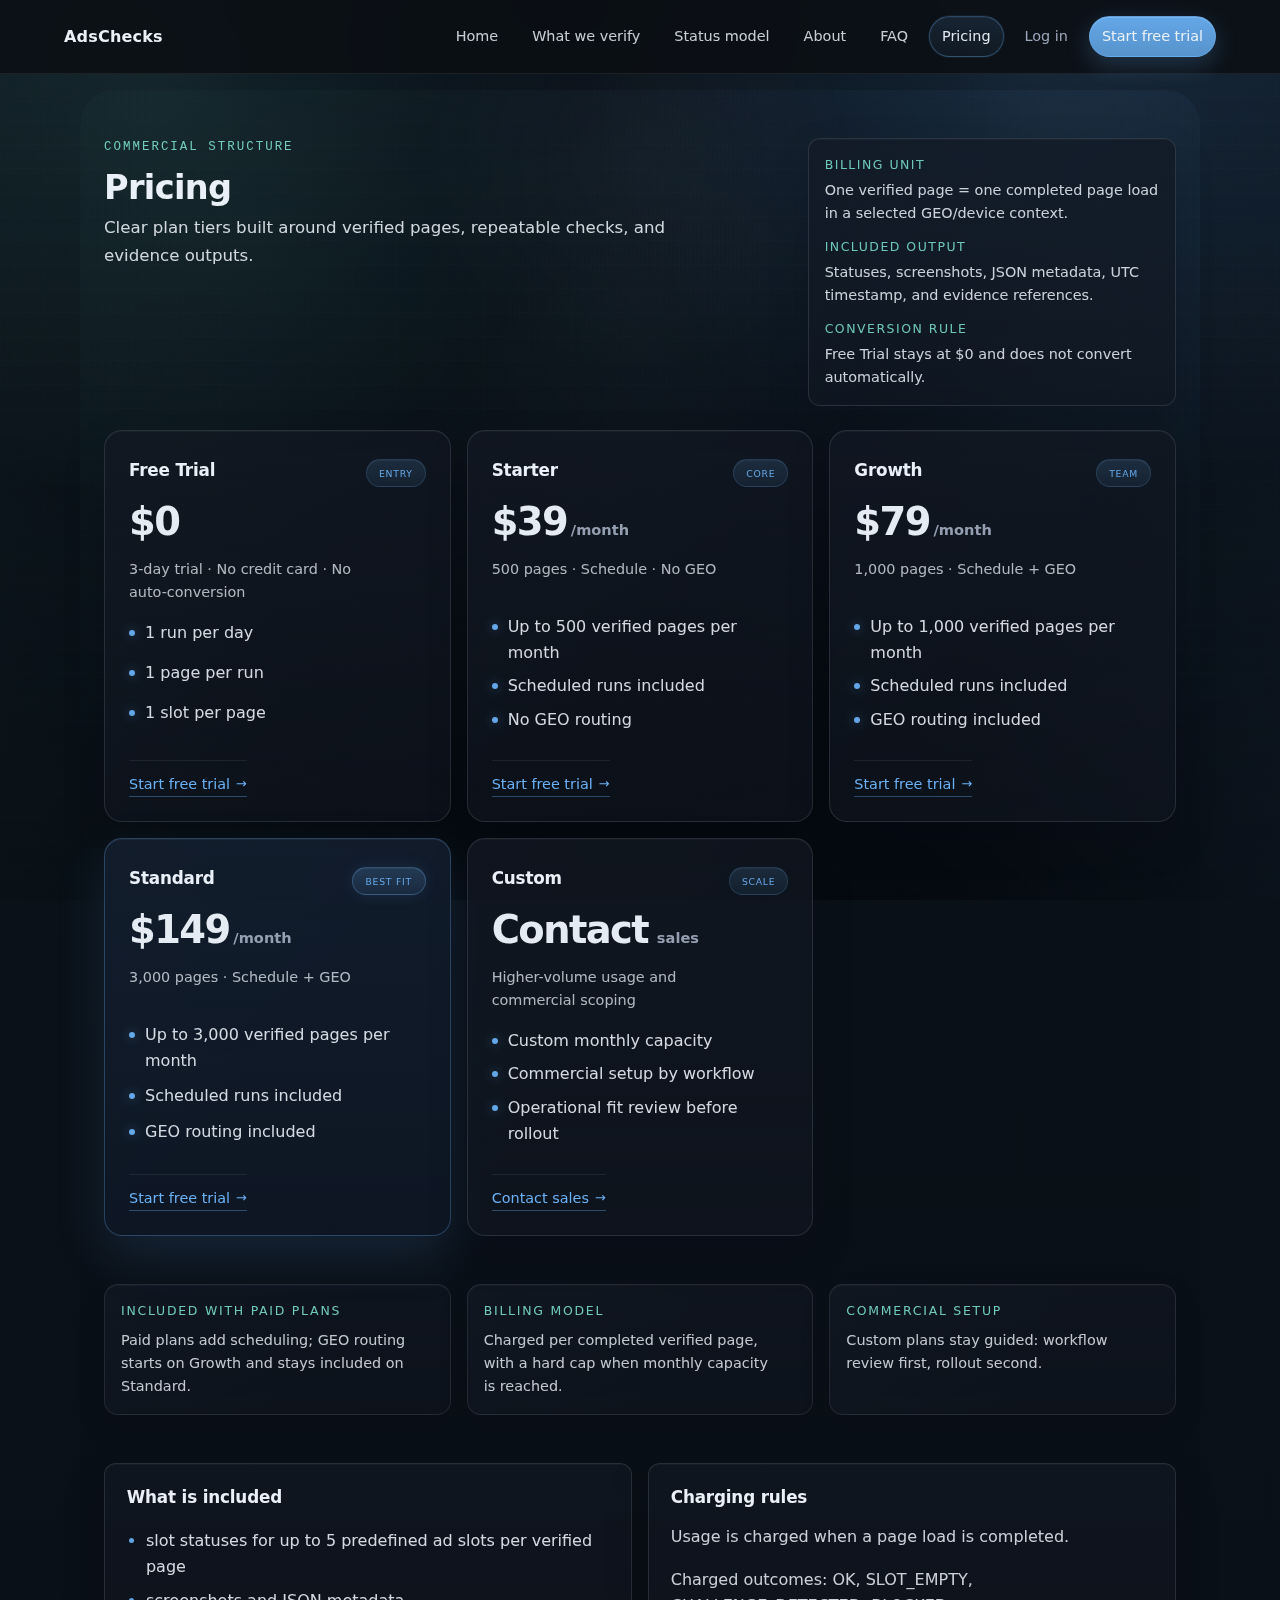
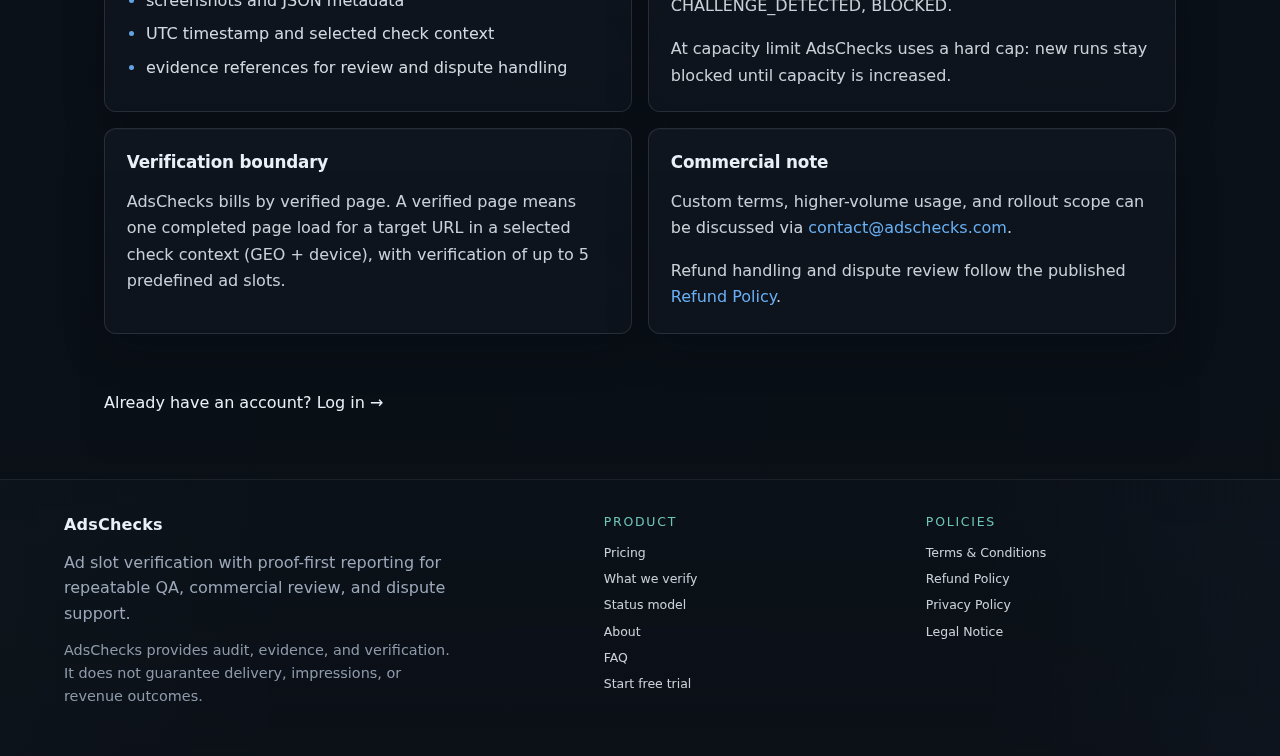
<file: pricing/index.html>
<!DOCTYPE html>
<html lang="en">
    <head>
        <meta charset="utf-8" />
        <meta name="viewport" content="width=device-width, initial-scale=1" />
        <title>AdsChecks Pricing | Ad Slot Verification Plans</title>
        <meta
            name="description"
            content="See AdsChecks pricing, verified page billing, plan limits, and what is included in each ad verification plan."
        />
        <meta name="robots" content="index, follow" />
        <link rel="canonical" href="https://adschecks.com/pricing/" />
        <link rel="icon" href="/assets/favicons/favicon.ico" sizes="any" />
        <link rel="icon" type="image/png" sizes="32x32" href="/assets/favicons/favicon-32.png" />
        <link rel="icon" type="image/png" sizes="16x16" href="/assets/favicons/favicon-16.png" />
        <link rel="icon" type="image/png" sizes="512x512" href="/assets/favicons/favicon-512.png" />
        <link rel="apple-touch-icon" sizes="180x180" href="/assets/favicons/apple-touch-icon.png" />
        <link rel="stylesheet" href="../styles/index.css" />
        <meta property="og:type" content="website" />
        <meta property="og:title" content="AdsChecks Pricing | Ad Verification Plans and Billing" />
        <meta
            property="og:description"
            content="See AdsChecks pricing, verified page billing, plan limits, and what is included in each ad verification plan."
        />
        <meta property="og:url" content="https://adschecks.com/pricing/" />
        <meta property="og:image" content="https://adschecks.com/og.png" />
        <meta name="twitter:card" content="summary_large_image" />
        <meta name="twitter:title" content="AdsChecks Pricing | Ad Verification Plans and Billing" />
        <meta
            name="twitter:description"
            content="See AdsChecks pricing, verified page billing, plan limits, and what is included in each ad verification plan."
        />
        <meta name="twitter:image" content="https://adschecks.com/og.png" />
        <script type="application/ld+json">
            {
                "@context": "https://schema.org",
                "@type": "SoftwareApplication",
                "name": "AdsChecks",
                "applicationCategory": "BusinessApplication",
                "operatingSystem": "Web",
                "description": "Ad slot verification with proof-first reporting for repeatable QA, commercial review, and dispute support.",
                "url": "https://adschecks.com/pricing/",
                "author": {
                    "@type": "Person",
                    "name": "Taras Hovorukha",
                    "url": "https://adschecks.com/about/"
                },
                "offers": [
                    {
                        "@type": "Offer",
                        "name": "Free Trial",
                        "price": "0",
                        "priceCurrency": "USD",
                        "description": "3-day trial, no credit card, no auto-conversion"
                    },
                    {
                        "@type": "Offer",
                        "name": "Starter",
                        "price": "39",
                        "priceCurrency": "USD",
                        "description": "500 verified pages/month"
                    },
                    {
                        "@type": "Offer",
                        "name": "Growth",
                        "price": "79",
                        "priceCurrency": "USD",
                        "description": "1000 verified pages/month"
                    },
                    {
                        "@type": "Offer",
                        "name": "Standard",
                        "price": "149",
                        "priceCurrency": "USD",
                        "description": "3000 verified pages/month"
                    }
                ]
            }
        </script>
        <script type="application/ld+json">
            {
                "@context": "https://schema.org",
                "@type": "Organization",
                "name": "AdsChecks",
                "url": "https://adschecks.com",
                "email": "contact@adschecks.com",
                "description": "Ad slot verification with proof-first reporting."
            }
        </script>
        <script type="application/ld+json">
            {
                "@context": "https://schema.org",
                "@type": "BreadcrumbList",
                "itemListElement": [
                    {
                        "@type": "ListItem",
                        "position": 1,
                        "item": {
                            "@id": "https://adschecks.com/",
                            "name": "AdsChecks"
                        }
                    },
                    {
                        "@type": "ListItem",
                        "position": 2,
                        "item": {
                            "@id": "https://adschecks.com/pricing/",
                            "name": "Pricing"
                        }
                    }
                ]
            }
        </script>
    </head>
    <body class="page-pricing">
        <header class="header">
            <div class="container header__inner">
                <a class="brand" href="/">AdsChecks</a>
                <button class="nav-toggle" type="button" aria-expanded="false" aria-controls="primary-nav">
                    <span class="sr-only">Toggle navigation</span>
                    <span class="nav-toggle__line"></span>
                    <span class="nav-toggle__line"></span>
                    <span class="nav-toggle__line"></span>
                </button>
                <nav id="primary-nav" class="nav" aria-label="Primary" aria-hidden="false">
                    <a href="/">Home</a>
                    <a href="/what-we-verify/">What we verify</a>
                    <a href="/status-model/">Status model</a>
                    <a href="/about/">About</a>
                    <a href="/faq/">FAQ</a>
                    <a href="/pricing/" aria-current="page">Pricing</a>
                    <span class="nav-divider" aria-hidden="true"></span>
                    <a href="https://app.adschecks.com/signin" class="nav__login">Log in</a>
                    <a href="mailto:contact@adschecks.com" class="nav__cta">Start free trial</a>
                </nav>
            </div>
        </header>
        <div class="nav-overlay" aria-hidden="true"></div>

        <main id="main">
            <section class="section">
                <div class="container legal-page legal-page--wide">
                    <div class="doc-hero">
                        <div class="doc-hero__copy">
                            <p class="section__eyebrow mono">Commercial structure</p>
                            <h1>Pricing</h1>
                            <p class="lead">Clear plan tiers built around verified pages, repeatable checks, and evidence outputs.</p>
                        </div>
                        <div class="doc-hero__meta">
                            <div class="doc-meta__item">
                                <div class="doc-meta__k">Billing unit</div>
                                <div class="doc-meta__v">One verified page = one completed page load in a selected GEO/device context.</div>
                            </div>
                            <div class="doc-meta__item">
                                <div class="doc-meta__k">Included output</div>
                                <div class="doc-meta__v">Statuses, screenshots, JSON metadata, UTC timestamp, and evidence references.</div>
                            </div>
                            <div class="doc-meta__item">
                                <div class="doc-meta__k">Conversion rule</div>
                                <div class="doc-meta__v">Free Trial stays at $0 and does not convert automatically.</div>
                            </div>
                        </div>
                    </div>

                    <div class="pricing-preview pricing-preview--full">
                        <article class="plan-card plan-card--trial">
                            <div class="plan-card__head">
                                <div class="plan-card__tier">Free Trial</div>
                                <div class="plan-card__badge">Entry</div>
                            </div>
                            <div class="plan-card__price">$0</div>
                            <div class="plan-card__meta">3-day trial · No credit card · No auto-conversion</div>
                            <ul class="plan-card__list">
                                <li>1 run per day</li>
                                <li>1 page per run</li>
                                <li>1 slot per page</li>
                            </ul>
                            <a class="card-link plan-card__cta" href="mailto:contact@adschecks.com">Start free trial</a>
                        </article>

                        <article class="plan-card">
                            <div class="plan-card__head">
                                <div class="plan-card__tier">Starter</div>
                                <div class="plan-card__badge">Core</div>
                            </div>
                            <div class="plan-card__price">$39<span>/month</span></div>
                            <div class="plan-card__meta">500 pages · Schedule · No GEO</div>
                            <ul class="plan-card__list">
                                <li>Up to 500 verified pages per month</li>
                                <li>Scheduled runs included</li>
                                <li>No GEO routing</li>
                            </ul>
                            <a class="card-link plan-card__cta" href="mailto:contact@adschecks.com">Start free trial</a>
                        </article>

                        <article class="plan-card">
                            <div class="plan-card__head">
                                <div class="plan-card__tier">Growth</div>
                                <div class="plan-card__badge">Team</div>
                            </div>
                            <div class="plan-card__price">$79<span>/month</span></div>
                            <div class="plan-card__meta">1,000 pages · Schedule + GEO</div>
                            <ul class="plan-card__list">
                                <li>Up to 1,000 verified pages per month</li>
                                <li>Scheduled runs included</li>
                                <li>GEO routing included</li>
                            </ul>
                            <a class="card-link plan-card__cta" href="mailto:contact@adschecks.com">Start free trial</a>
                        </article>

                        <article class="plan-card plan-card--featured">
                            <div class="plan-card__head">
                                <div class="plan-card__tier">Standard</div>
                                <div class="plan-card__badge">Best fit</div>
                            </div>
                            <div class="plan-card__price">$149<span>/month</span></div>
                            <div class="plan-card__meta">3,000 pages · Schedule + GEO</div>
                            <ul class="plan-card__list">
                                <li>Up to 3,000 verified pages per month</li>
                                <li>Scheduled runs included</li>
                                <li>GEO routing included</li>
                            </ul>
                            <a class="card-link plan-card__cta" href="mailto:contact@adschecks.com">Start free trial</a>
                        </article>

                        <article class="plan-card">
                            <div class="plan-card__head">
                                <div class="plan-card__tier">Custom</div>
                                <div class="plan-card__badge">Scale</div>
                            </div>
                            <div class="plan-card__price">Contact<span> sales</span></div>
                            <div class="plan-card__meta">Higher-volume usage and commercial scoping</div>
                            <ul class="plan-card__list">
                                <li>Custom monthly capacity</li>
                                <li>Commercial setup by workflow</li>
                                <li>Operational fit review before rollout</li>
                            </ul>
                            <a class="card-link plan-card__cta" href="mailto:contact@adschecks.com">Contact sales</a>
                        </article>
                    </div>

                    <div class="pricing-summary">
                        <div class="pricing-summary__item">
                            <div class="pricing-summary__k">Included with paid plans</div>
                            <div class="pricing-summary__v">Paid plans add scheduling; GEO routing starts on Growth and stays included on Standard.</div>
                        </div>
                        <div class="pricing-summary__item">
                            <div class="pricing-summary__k">Billing model</div>
                            <div class="pricing-summary__v">Charged per completed verified page, with a hard cap when monthly capacity is reached.</div>
                        </div>
                        <div class="pricing-summary__item">
                            <div class="pricing-summary__k">Commercial setup</div>
                            <div class="pricing-summary__v">Custom plans stay guided: workflow review first, rollout second.</div>
                        </div>
                    </div>

                    <div class="doc-grid">
                        <div class="doc-card">
                            <h2>What is included</h2>
                            <ul>
                                <li>slot statuses for up to 5 predefined ad slots per verified page</li>
                                <li>screenshots and JSON metadata</li>
                                <li>UTC timestamp and selected check context</li>
                                <li>evidence references for review and dispute handling</li>
                            </ul>
                        </div>

                        <div class="doc-card">
                            <h2>Charging rules</h2>
                            <p>Usage is charged when a page load is completed.</p>
                            <p>Charged outcomes: OK, SLOT_EMPTY, CHALLENGE_DETECTED, BLOCKED.</p>
                            <p>At capacity limit AdsChecks uses a hard cap: new runs stay blocked until capacity is increased.</p>
                        </div>

                        <div class="doc-card">
                            <h2>Verification boundary</h2>
                            <p>
                                AdsChecks bills by verified page. A verified page means one completed page load for a target URL in a selected
                                check context (GEO + device), with verification of up to 5 predefined ad slots.
                            </p>
                        </div>

                        <div class="doc-card">
                            <h2>Commercial note</h2>
                            <p>
                                Custom terms, higher-volume usage, and rollout scope can be discussed via
                                <a href="mailto:contact@adschecks.com">contact@adschecks.com</a>.
                            </p>
                            <p>Refund handling and dispute review follow the published <a href="/refund-policy/">Refund Policy</a>.</p>
                        </div>
                    </div>

                    <div class="cta__actions">
                        <p>Already have an account? <a href="https://app.adschecks.com/signin">Log in →</a></p>
                    </div>
                </div>
            </section>
        </main>

        <footer class="footer">
            <div class="container footer__grid">
                <div class="footer__brand">
                    <a class="footer__brand-link" href="/">AdsChecks</a>
                    <p class="muted">Ad slot verification with proof-first reporting for repeatable QA, commercial review, and dispute support.</p>
                    <p class="footer__note">AdsChecks provides audit, evidence, and verification. It does not guarantee delivery, impressions, or revenue outcomes.</p>
                </div>
                <div class="footer__group">
                    <div class="footer__title">Product</div>
                    <div class="footer__links">
                        <a href="/pricing/">Pricing</a>
                        <a href="/what-we-verify/">What we verify</a>
                        <a href="/status-model/">Status model</a>
                        <a href="/about/">About</a>
                        <a href="/faq/">FAQ</a>
                        <a href="mailto:contact@adschecks.com">Start free trial</a>
                    </div>
                </div>
                <div class="footer__group">
                    <div class="footer__title">Policies</div>
                    <div class="footer__links">
                        <a href="/terms-and-conditions/">Terms &amp; Conditions</a>
                        <a href="/refund-policy/">Refund Policy</a>
                        <a href="/privacy-policy/">Privacy Policy</a>
                        <a href="/legal-notice/">Legal Notice</a>
                    </div>
                </div>
            </div>
        </footer>
        <script src="../script.js"></script>
    </body>
</html>
</file>
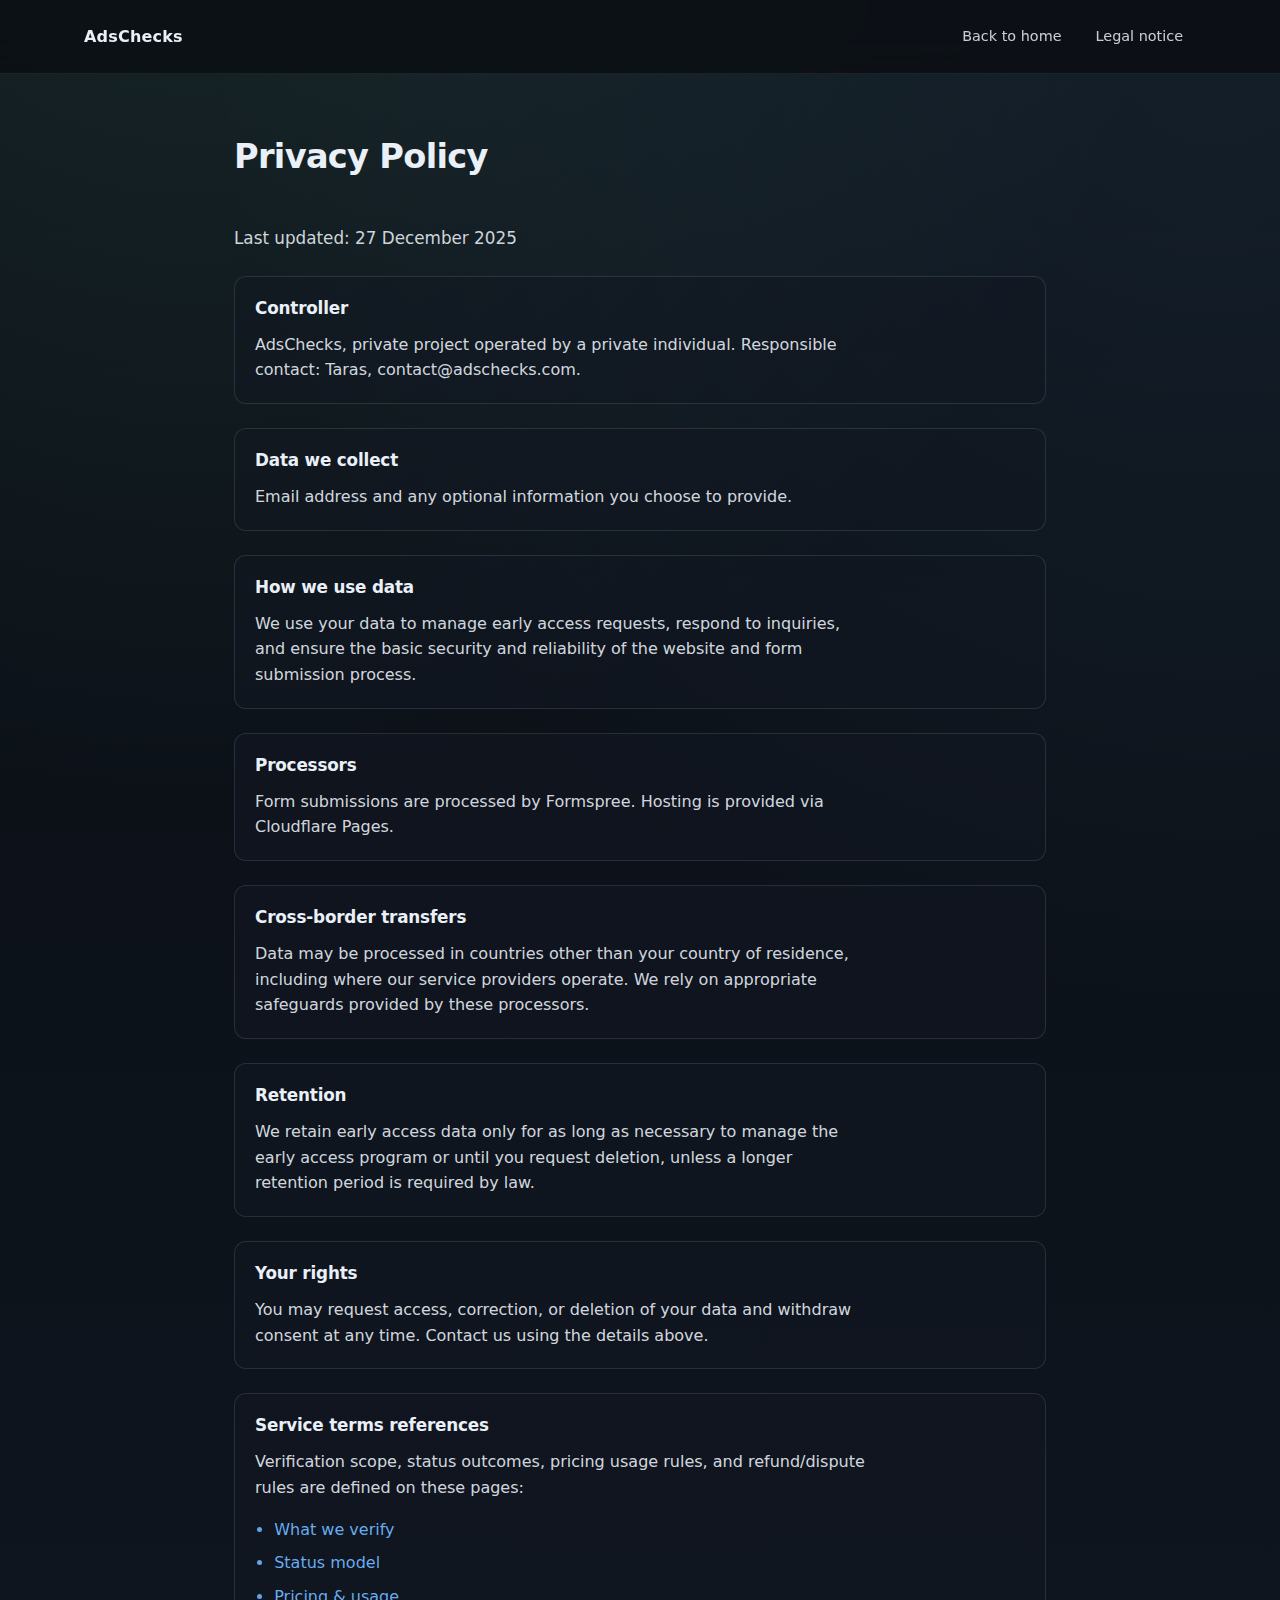
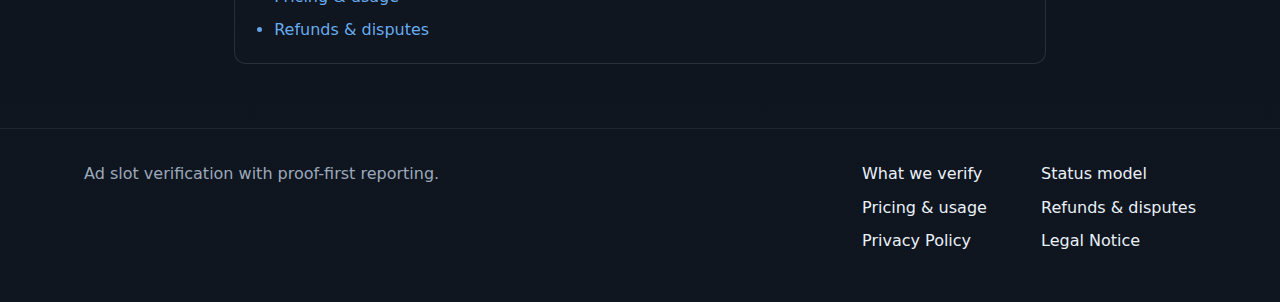
<file: privacy-policy/index.html>
<!DOCTYPE html>
<html lang="en">
    <head>
        <meta charset="utf-8" />
        <meta name="viewport" content="width=device-width, initial-scale=1" />
        <title>AdsChecks — Privacy Policy</title>
        <meta name="description" content="Privacy Policy for AdsChecks." />
        <meta name="robots" content="noindex, follow" />
        <link rel="canonical" href="https://adschecks.com/privacy-policy/" />
        <link rel="icon" href="/assets/favicons/favicon.ico" sizes="any" />
        <link rel="icon" type="image/png" sizes="32x32" href="/assets/favicons/favicon-32.png" />
        <link rel="icon" type="image/png" sizes="16x16" href="/assets/favicons/favicon-16.png" />
        <link rel="icon" type="image/png" sizes="512x512" href="/assets/favicons/favicon-512.png" />
        <link rel="apple-touch-icon" sizes="180x180" href="/assets/favicons/apple-touch-icon.png" />
        <link rel="stylesheet" href="../styles.css" />
    </head>
    <body>
        <header class="header">
            <div class="container header__inner">
                <a class="brand" href="/">AdsChecks</a>
                <button class="nav-toggle" type="button" aria-expanded="false" aria-controls="primary-nav">
                    <span class="sr-only">Toggle navigation</span>
                    <span class="nav-toggle__line"></span>
                    <span class="nav-toggle__line"></span>
                    <span class="nav-toggle__line"></span>
                </button>
                <nav id="primary-nav" class="nav" aria-label="Primary">
                    <a href="/">Back to home</a>
                    <a href="/legal-notice/">Legal notice</a>
                </nav>
            </div>
        </header>
        <div class="nav-overlay" aria-hidden="true"></div>

        <main id="main">
            <section class="section">
                <div class="container legal-page">
                    <h1>Privacy Policy</h1>
                    <p class="lead">Last updated: 27 December 2025</p>

                    <div class="doc-card">
                        <h2>Controller</h2>
                        <p>
                            AdsChecks, private project operated by a private individual. Responsible contact: Taras,
                            contact@adschecks.com.
                        </p>
                    </div>

                    <div class="doc-card">
                        <h2>Data we collect</h2>
                        <p>Email address and any optional information you choose to provide.</p>
                    </div>

                    <div class="doc-card">
                        <h2>How we use data</h2>
                        <p>
                            We use your data to manage early access requests, respond to inquiries, and ensure the basic security and
                            reliability of the website and form submission process.
                        </p>
                    </div>

                    <div class="doc-card">
                        <h2>Processors</h2>
                        <p>Form submissions are processed by Formspree. Hosting is provided via Cloudflare Pages.</p>
                    </div>

                    <div class="doc-card">
                        <h2>Cross-border transfers</h2>
                        <p>
                            Data may be processed in countries other than your country of residence, including where our service providers
                            operate. We rely on appropriate safeguards provided by these processors.
                        </p>
                    </div>

                    <div class="doc-card">
                        <h2>Retention</h2>
                        <p>
                            We retain early access data only for as long as necessary to manage the early access program or until you request
                            deletion, unless a longer retention period is required by law.
                        </p>
                    </div>

                    <div class="doc-card">
                        <h2>Your rights</h2>
                        <p>
                            You may request access, correction, or deletion of your data and withdraw consent at any time. Contact us using the
                            details above.
                        </p>
                    </div>

                    <div class="doc-card">
                        <h2>Service terms references</h2>
                        <p>
                            Verification scope, status outcomes, pricing usage rules, and refund/dispute rules are defined on these pages:
                        </p>
                        <ul>
                            <li><a href="/what-we-verify/">What we verify</a></li>
                            <li><a href="/status-model/">Status model</a></li>
                            <li><a href="/pricing-usage/">Pricing &amp; usage</a></li>
                            <li><a href="/refunds-disputes/">Refunds &amp; disputes</a></li>
                        </ul>
                    </div>
                </div>
            </section>
        </main>

        <footer class="footer">
            <div class="container footer__inner">
                <div class="muted">Ad slot verification with proof-first reporting.</div>
                <div class="footer__links">
                    <a href="/what-we-verify/">What we verify</a>
                    <a href="/status-model/">Status model</a>
                    <a href="/pricing-usage/">Pricing &amp; usage</a>
                    <a href="/refunds-disputes/">Refunds &amp; disputes</a>
                    <a href="/privacy-policy/">Privacy Policy</a>
                    <a href="/legal-notice/">Legal Notice</a>
                </div>
            </div>
        </footer>
        <script src="../script.js"></script>
    </body>
</html>
</file>
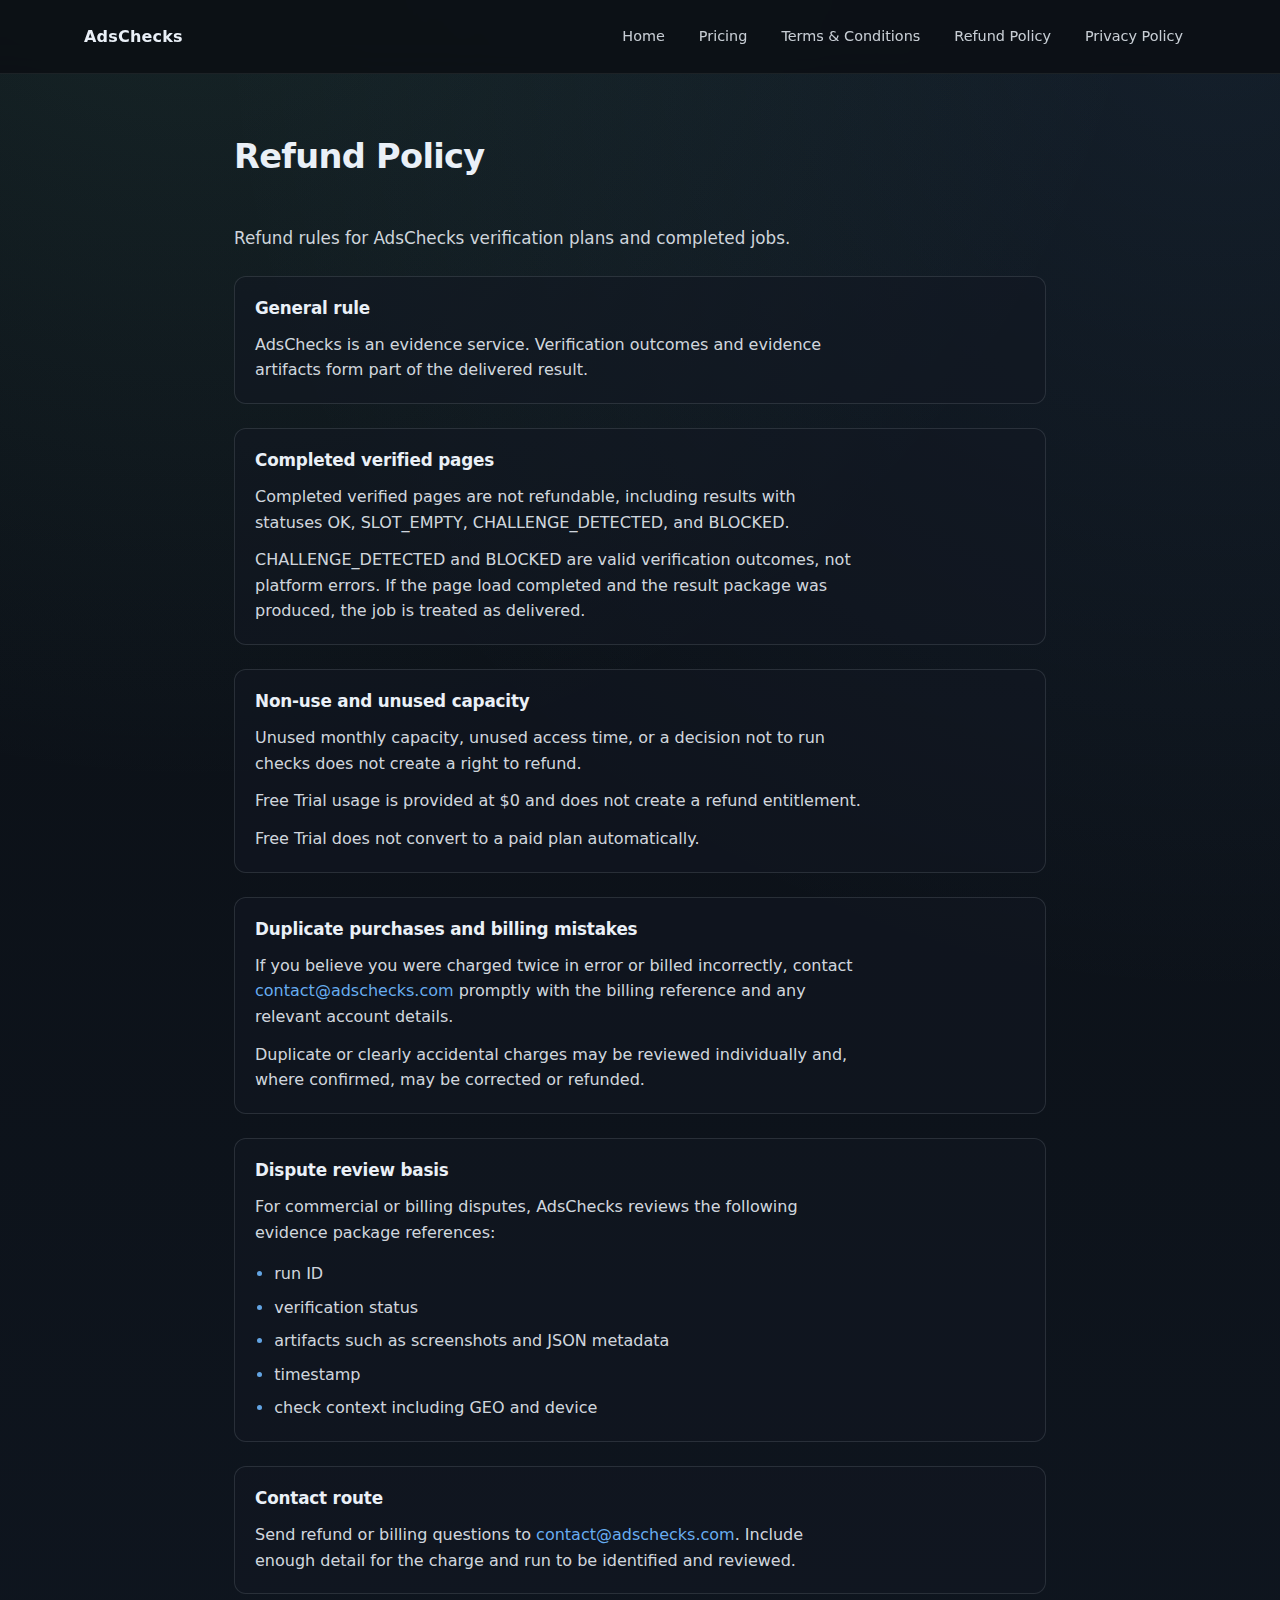
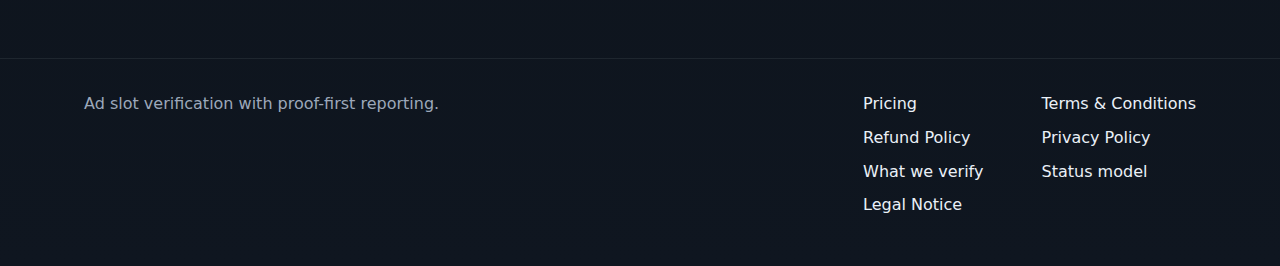
<file: refund-policy/index.html>
<!DOCTYPE html>
<html lang="en">
    <head>
        <meta charset="utf-8" />
        <meta name="viewport" content="width=device-width, initial-scale=1" />
        <title>AdsChecks - Refund Policy</title>
        <meta
            name="description"
            content="Refund Policy for AdsChecks covering completed verification jobs, duplicate purchases, billing disputes, and review process."
        />
        <meta name="robots" content="index, follow" />
        <link rel="canonical" href="https://adschecks.com/refund-policy/" />
        <link rel="icon" href="/assets/favicons/favicon.ico" sizes="any" />
        <link rel="icon" type="image/png" sizes="32x32" href="/assets/favicons/favicon-32.png" />
        <link rel="icon" type="image/png" sizes="16x16" href="/assets/favicons/favicon-16.png" />
        <link rel="icon" type="image/png" sizes="512x512" href="/assets/favicons/favicon-512.png" />
        <link rel="apple-touch-icon" sizes="180x180" href="/assets/favicons/apple-touch-icon.png" />
        <link rel="stylesheet" href="../styles.css" />
    </head>
    <body>
        <header class="header">
            <div class="container header__inner">
                <a class="brand" href="/">AdsChecks</a>
                <button class="nav-toggle" type="button" aria-expanded="false" aria-controls="primary-nav">
                    <span class="sr-only">Toggle navigation</span>
                    <span class="nav-toggle__line"></span>
                    <span class="nav-toggle__line"></span>
                    <span class="nav-toggle__line"></span>
                </button>
                <nav id="primary-nav" class="nav" aria-label="Primary">
                    <a href="/">Home</a>
                    <a href="/pricing/">Pricing</a>
                    <a href="/terms-and-conditions/">Terms &amp; Conditions</a>
                    <a href="/refund-policy/">Refund Policy</a>
                    <a href="/privacy-policy/">Privacy Policy</a>
                </nav>
            </div>
        </header>
        <div class="nav-overlay" aria-hidden="true"></div>

        <main id="main">
            <section class="section">
                <div class="container legal-page">
                    <h1>Refund Policy</h1>
                    <p class="lead">Refund rules for AdsChecks verification plans and completed jobs.</p>

                    <div class="doc-card">
                        <h2>General rule</h2>
                        <p>
                            AdsChecks is an evidence service. Verification outcomes and evidence artifacts form part of the delivered result.
                        </p>
                    </div>

                    <div class="doc-card">
                        <h2>Completed verified pages</h2>
                        <p>
                            Completed verified pages are not refundable, including results with statuses OK, SLOT_EMPTY,
                            CHALLENGE_DETECTED, and BLOCKED.
                        </p>
                        <p>
                            CHALLENGE_DETECTED and BLOCKED are valid verification outcomes, not platform errors. If the page load completed
                            and the result package was produced, the job is treated as delivered.
                        </p>
                    </div>

                    <div class="doc-card">
                        <h2>Non-use and unused capacity</h2>
                        <p>
                            Unused monthly capacity, unused access time, or a decision not to run checks does not create a right to refund.
                        </p>
                        <p>Free Trial usage is provided at $0 and does not create a refund entitlement.</p>
                        <p>Free Trial does not convert to a paid plan automatically.</p>
                    </div>

                    <div class="doc-card">
                        <h2>Duplicate purchases and billing mistakes</h2>
                        <p>
                            If you believe you were charged twice in error or billed incorrectly, contact
                            <a href="mailto:contact@adschecks.com">contact@adschecks.com</a> promptly with the billing reference and any
                            relevant account details.
                        </p>
                        <p>
                            Duplicate or clearly accidental charges may be reviewed individually and, where confirmed, may be corrected or
                            refunded.
                        </p>
                    </div>

                    <div class="doc-card">
                        <h2>Dispute review basis</h2>
                        <p>For commercial or billing disputes, AdsChecks reviews the following evidence package references:</p>
                        <ul>
                            <li>run ID</li>
                            <li>verification status</li>
                            <li>artifacts such as screenshots and JSON metadata</li>
                            <li>timestamp</li>
                            <li>check context including GEO and device</li>
                        </ul>
                    </div>

                    <div class="doc-card">
                        <h2>Contact route</h2>
                        <p>
                            Send refund or billing questions to <a href="mailto:contact@adschecks.com">contact@adschecks.com</a>. Include
                            enough detail for the charge and run to be identified and reviewed.
                        </p>
                    </div>
                </div>
            </section>
        </main>

        <footer class="footer">
            <div class="container footer__inner">
                <div class="muted">Ad slot verification with proof-first reporting.</div>
                <div class="footer__links">
                    <a href="/pricing/">Pricing</a>
                    <a href="/terms-and-conditions/">Terms &amp; Conditions</a>
                    <a href="/refund-policy/">Refund Policy</a>
                    <a href="/privacy-policy/">Privacy Policy</a>
                    <a href="/what-we-verify/">What we verify</a>
                    <a href="/status-model/">Status model</a>
                    <a href="/legal-notice/">Legal Notice</a>
                </div>
            </div>
        </footer>
        <script src="../script.js"></script>
    </body>
</html>
</file>
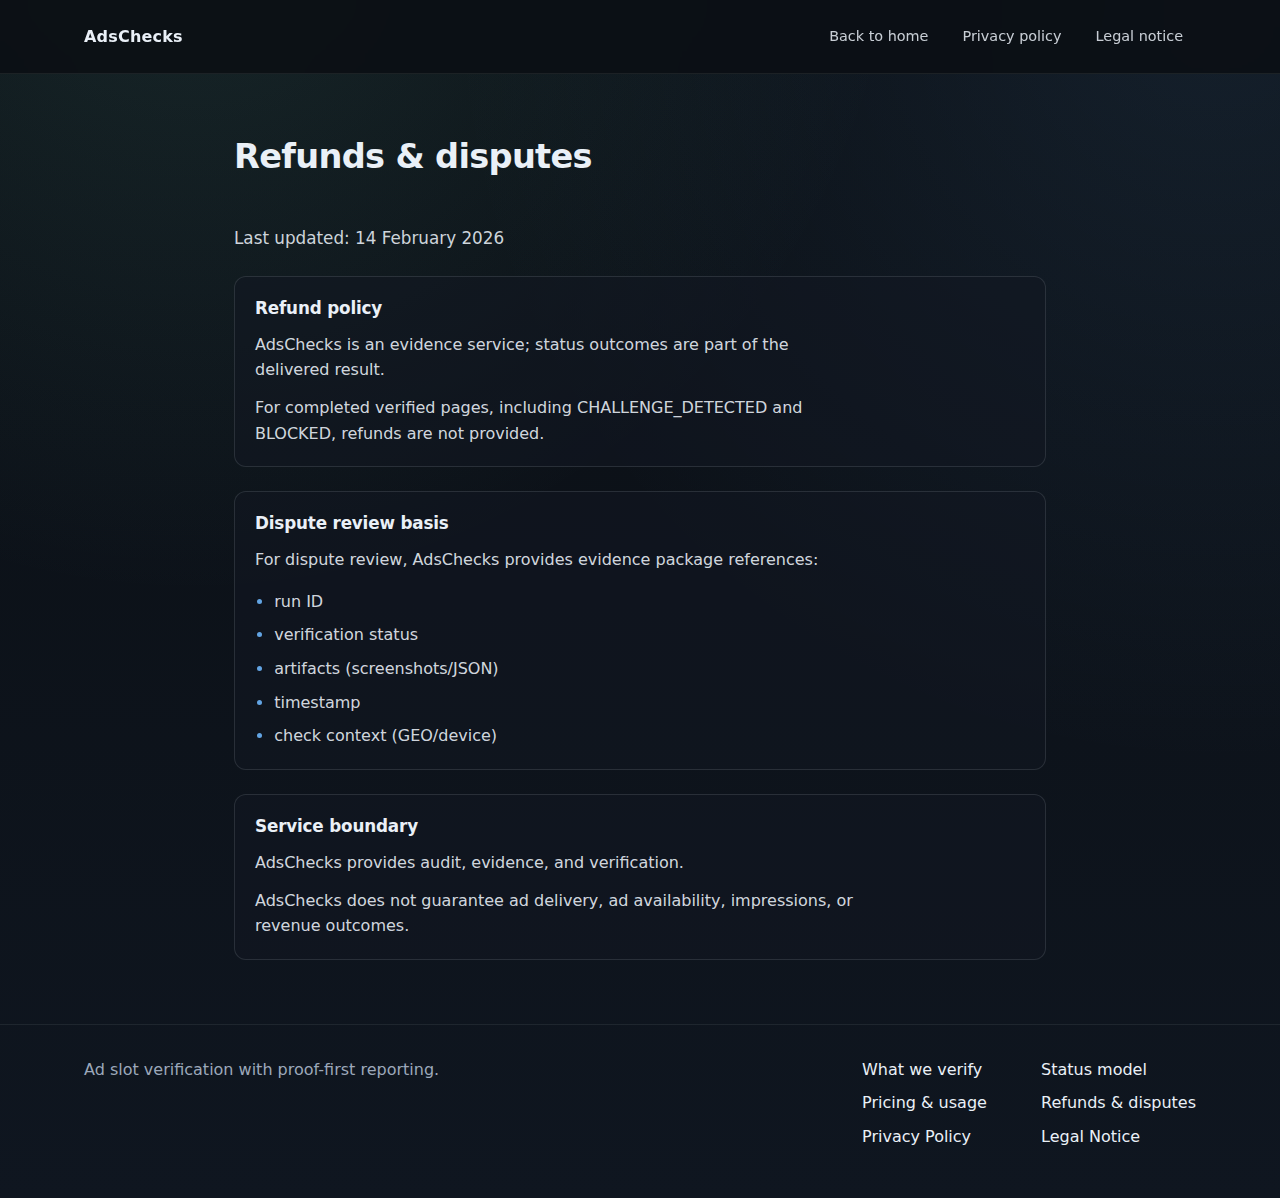
<file: refunds-disputes/index.html>
<!DOCTYPE html>
<html lang="en">
    <head>
        <meta charset="utf-8" />
        <meta name="viewport" content="width=device-width, initial-scale=1" />
        <title>AdsChecks — Refunds & Disputes</title>
        <meta
            name="description"
            content="AdsChecks refunds and dispute policy for verified pages, including evidence package references for dispute review."
        />
        <meta name="robots" content="noindex, follow" />
        <link rel="canonical" href="https://adschecks.com/refunds-disputes/" />
        <link rel="icon" href="/assets/favicons/favicon.ico" sizes="any" />
        <link rel="icon" type="image/png" sizes="32x32" href="/assets/favicons/favicon-32.png" />
        <link rel="icon" type="image/png" sizes="16x16" href="/assets/favicons/favicon-16.png" />
        <link rel="icon" type="image/png" sizes="512x512" href="/assets/favicons/favicon-512.png" />
        <link rel="apple-touch-icon" sizes="180x180" href="/assets/favicons/apple-touch-icon.png" />
        <link rel="stylesheet" href="../styles.css" />
    </head>
    <body>
        <header class="header">
            <div class="container header__inner">
                <a class="brand" href="/">AdsChecks</a>
                <button class="nav-toggle" type="button" aria-expanded="false" aria-controls="primary-nav">
                    <span class="sr-only">Toggle navigation</span>
                    <span class="nav-toggle__line"></span>
                    <span class="nav-toggle__line"></span>
                    <span class="nav-toggle__line"></span>
                </button>
                <nav id="primary-nav" class="nav" aria-label="Primary">
                    <a href="/">Back to home</a>
                    <a href="/privacy-policy/">Privacy policy</a>
                    <a href="/legal-notice/">Legal notice</a>
                </nav>
            </div>
        </header>
        <div class="nav-overlay" aria-hidden="true"></div>

        <main id="main">
            <section class="section">
                <div class="container legal-page">
                    <h1>Refunds &amp; disputes</h1>
                    <p class="lead">Last updated: 14 February 2026</p>

                    <div class="doc-card">
                        <h2>Refund policy</h2>
                        <p>AdsChecks is an evidence service; status outcomes are part of the delivered result.</p>
                        <p>For completed verified pages, including CHALLENGE_DETECTED and BLOCKED, refunds are not provided.</p>
                    </div>

                    <div class="doc-card">
                        <h2>Dispute review basis</h2>
                        <p>For dispute review, AdsChecks provides evidence package references:</p>
                        <ul>
                            <li>run ID</li>
                            <li>verification status</li>
                            <li>artifacts (screenshots/JSON)</li>
                            <li>timestamp</li>
                            <li>check context (GEO/device)</li>
                        </ul>
                    </div>

                    <div class="doc-card">
                        <h2>Service boundary</h2>
                        <p>AdsChecks provides audit, evidence, and verification.</p>
                        <p>AdsChecks does not guarantee ad delivery, ad availability, impressions, or revenue outcomes.</p>
                    </div>
                </div>
            </section>
        </main>

        <footer class="footer">
            <div class="container footer__inner">
                <div class="muted">Ad slot verification with proof-first reporting.</div>
                <div class="footer__links">
                    <a href="/what-we-verify/">What we verify</a>
                    <a href="/status-model/">Status model</a>
                    <a href="/pricing-usage/">Pricing &amp; usage</a>
                    <a href="/refunds-disputes/">Refunds &amp; disputes</a>
                    <a href="/privacy-policy/">Privacy Policy</a>
                    <a href="/legal-notice/">Legal Notice</a>
                </div>
            </div>
        </footer>
        <script src="../script.js"></script>
    </body>
</html>
</file>
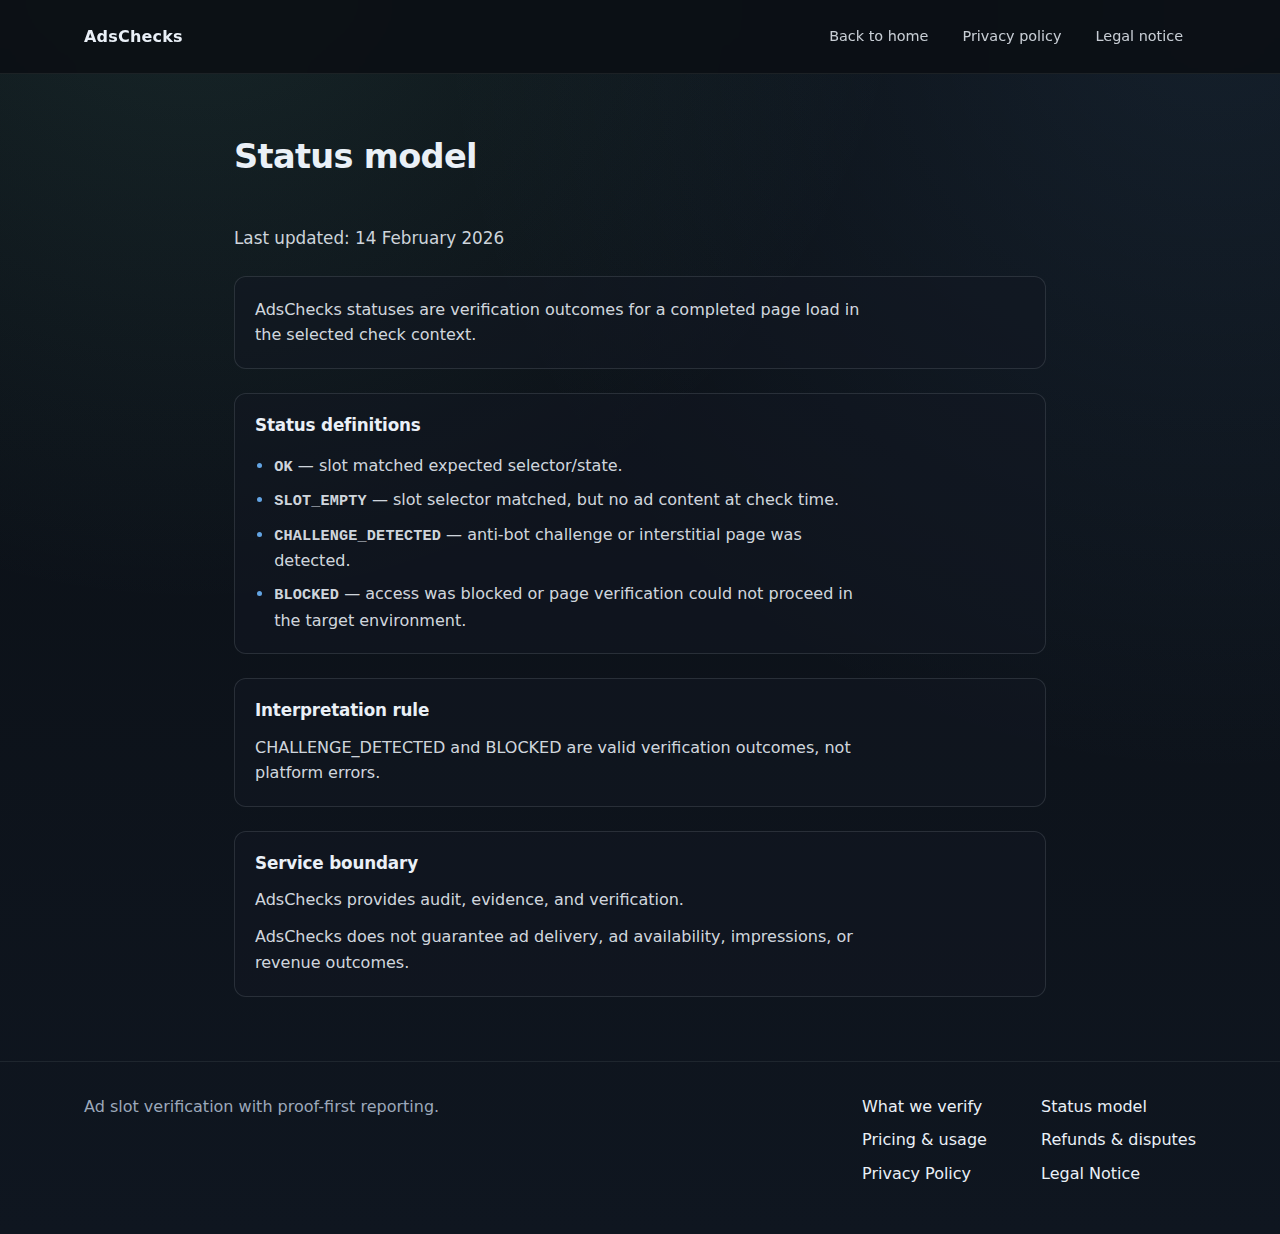
<file: status-model/index.html>
<!DOCTYPE html>
<html lang="en">
    <head>
        <meta charset="utf-8" />
        <meta name="viewport" content="width=device-width, initial-scale=1" />
        <title>AdsChecks — Status Model</title>
        <meta
            name="description"
            content="AdsChecks status model: OK, SLOT_EMPTY, CHALLENGE_DETECTED, BLOCKED and interpretation rules."
        />
        <meta name="robots" content="noindex, follow" />
        <link rel="canonical" href="https://adschecks.com/status-model/" />
        <link rel="icon" href="/assets/favicons/favicon.ico" sizes="any" />
        <link rel="icon" type="image/png" sizes="32x32" href="/assets/favicons/favicon-32.png" />
        <link rel="icon" type="image/png" sizes="16x16" href="/assets/favicons/favicon-16.png" />
        <link rel="icon" type="image/png" sizes="512x512" href="/assets/favicons/favicon-512.png" />
        <link rel="apple-touch-icon" sizes="180x180" href="/assets/favicons/apple-touch-icon.png" />
        <link rel="stylesheet" href="../styles.css" />
    </head>
    <body>
        <header class="header">
            <div class="container header__inner">
                <a class="brand" href="/">AdsChecks</a>
                <button class="nav-toggle" type="button" aria-expanded="false" aria-controls="primary-nav">
                    <span class="sr-only">Toggle navigation</span>
                    <span class="nav-toggle__line"></span>
                    <span class="nav-toggle__line"></span>
                    <span class="nav-toggle__line"></span>
                </button>
                <nav id="primary-nav" class="nav" aria-label="Primary">
                    <a href="/">Back to home</a>
                    <a href="/privacy-policy/">Privacy policy</a>
                    <a href="/legal-notice/">Legal notice</a>
                </nav>
            </div>
        </header>
        <div class="nav-overlay" aria-hidden="true"></div>

        <main id="main">
            <section class="section">
                <div class="container legal-page">
                    <h1>Status model</h1>
                    <p class="lead">Last updated: 14 February 2026</p>

                    <div class="doc-card">
                        <p>AdsChecks statuses are verification outcomes for a completed page load in the selected check context.</p>
                    </div>

                    <div class="doc-card">
                        <h2>Status definitions</h2>
                        <ul>
                            <li><strong>OK</strong> — slot matched expected selector/state.</li>
                            <li><strong>SLOT_EMPTY</strong> — slot selector matched, but no ad content at check time.</li>
                            <li><strong>CHALLENGE_DETECTED</strong> — anti-bot challenge or interstitial page was detected.</li>
                            <li><strong>BLOCKED</strong> — access was blocked or page verification could not proceed in the target environment.</li>
                        </ul>
                    </div>

                    <div class="doc-card">
                        <h2>Interpretation rule</h2>
                        <p>CHALLENGE_DETECTED and BLOCKED are valid verification outcomes, not platform errors.</p>
                    </div>

                    <div class="doc-card">
                        <h2>Service boundary</h2>
                        <p>AdsChecks provides audit, evidence, and verification.</p>
                        <p>AdsChecks does not guarantee ad delivery, ad availability, impressions, or revenue outcomes.</p>
                    </div>
                </div>
            </section>
        </main>

        <footer class="footer">
            <div class="container footer__inner">
                <div class="muted">Ad slot verification with proof-first reporting.</div>
                <div class="footer__links">
                    <a href="/what-we-verify/">What we verify</a>
                    <a href="/status-model/">Status model</a>
                    <a href="/pricing-usage/">Pricing &amp; usage</a>
                    <a href="/refunds-disputes/">Refunds &amp; disputes</a>
                    <a href="/privacy-policy/">Privacy Policy</a>
                    <a href="/legal-notice/">Legal Notice</a>
                </div>
            </div>
        </footer>
        <script src="../script.js"></script>
    </body>
</html>
</file>
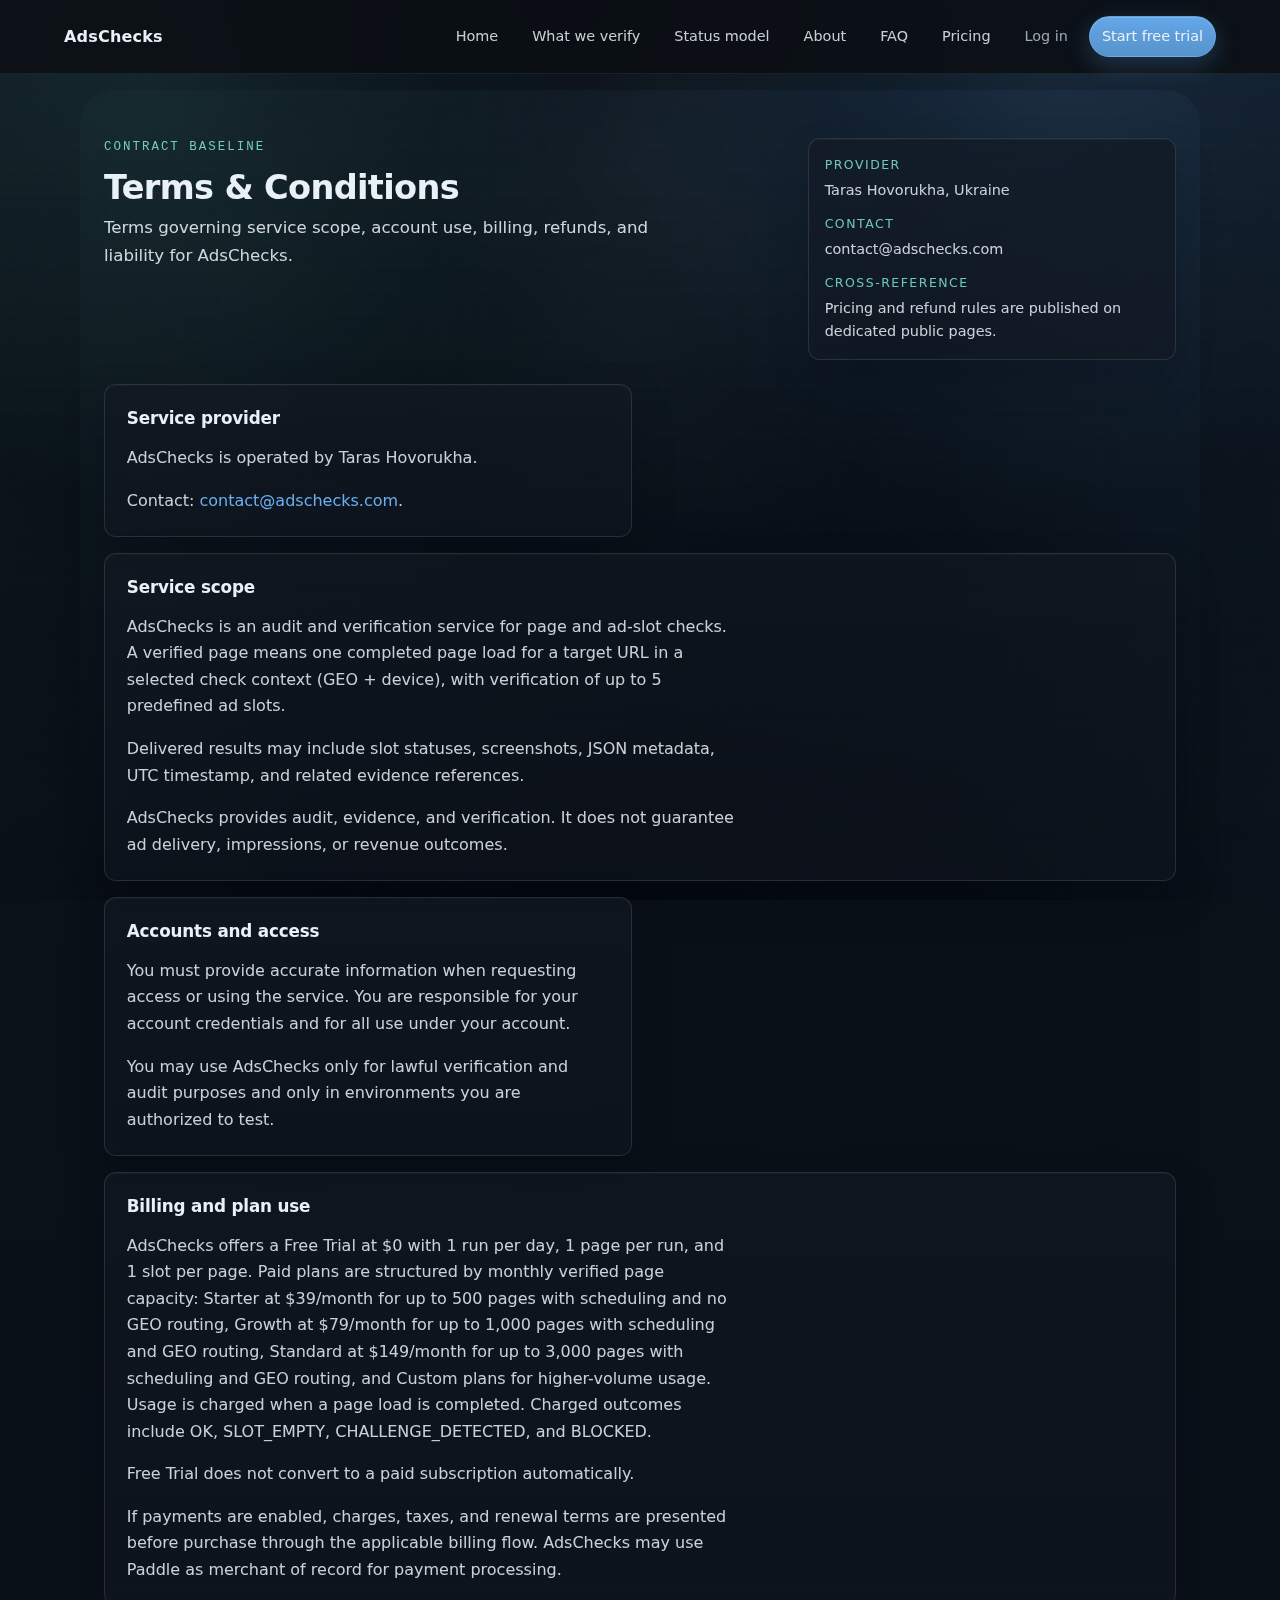
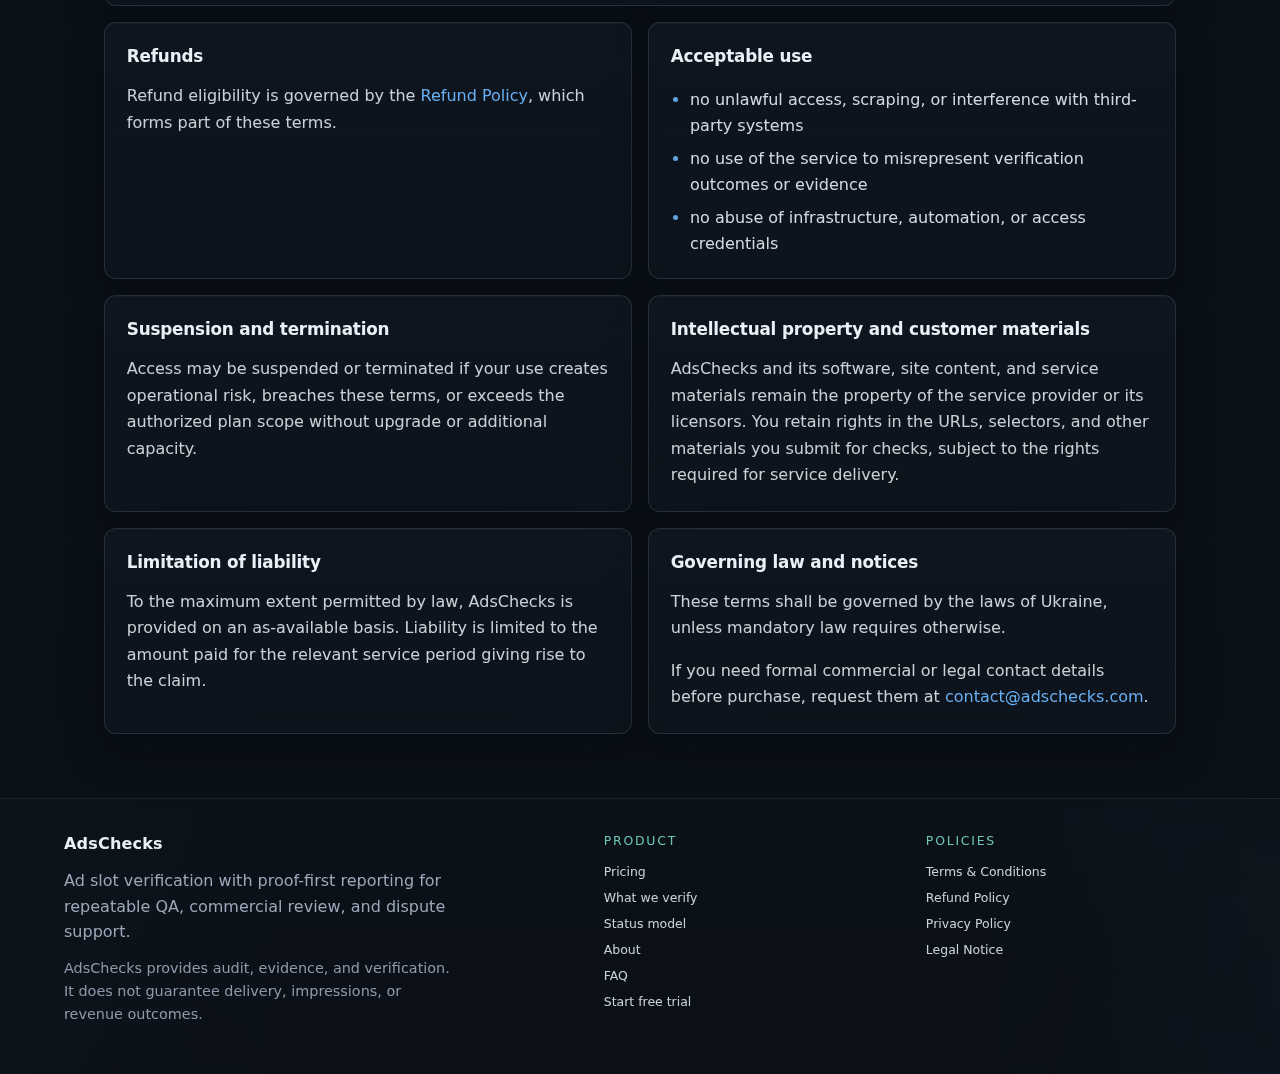
<file: terms-and-conditions/index.html>
<!DOCTYPE html>
<html lang="en">
    <head>
        <meta charset="utf-8" />
        <meta name="viewport" content="width=device-width, initial-scale=1" />
        <title>AdsChecks Terms and Conditions | Service Scope and Billing</title>
        <meta
            name="description"
            content="Read the AdsChecks terms covering service scope, billing, refunds, acceptable use, account rules, and liability."
        />
        <meta name="robots" content="noindex, follow" />
        <link rel="canonical" href="https://adschecks.com/terms-and-conditions/" />
        <link rel="icon" href="/assets/favicons/favicon.ico" sizes="any" />
        <link rel="icon" type="image/png" sizes="32x32" href="/assets/favicons/favicon-32.png" />
        <link rel="icon" type="image/png" sizes="16x16" href="/assets/favicons/favicon-16.png" />
        <link rel="icon" type="image/png" sizes="512x512" href="/assets/favicons/favicon-512.png" />
        <link rel="apple-touch-icon" sizes="180x180" href="/assets/favicons/apple-touch-icon.png" />
        <link rel="stylesheet" href="../styles/index.css" />
        <meta property="og:type" content="website" />
        <meta property="og:title" content="AdsChecks Terms and Conditions | Service Scope and Billing" />
        <meta
            property="og:description"
            content="Read the AdsChecks terms covering service scope, billing, refunds, acceptable use, account rules, and liability."
        />
        <meta property="og:url" content="https://adschecks.com/terms-and-conditions/" />
        <meta property="og:image" content="https://adschecks.com/og.png?v=20260317" />
        <meta name="twitter:card" content="summary_large_image" />
        <meta name="twitter:title" content="AdsChecks Terms and Conditions | Service Scope and Billing" />
        <meta
            name="twitter:description"
            content="Read the AdsChecks terms covering service scope, billing, refunds, acceptable use, account rules, and liability."
        />
        <meta name="twitter:image" content="https://adschecks.com/og.png?v=20260317" />
        <script type="application/ld+json">
            {
                "@context": "https://schema.org",
                "@type": "Organization",
                "name": "AdsChecks",
                "url": "https://adschecks.com",
                "email": "contact@adschecks.com",
                "description": "Ad slot verification with proof-first reporting."
            }
        </script>
        <script type="application/ld+json">
            {
                "@context": "https://schema.org",
                "@type": "BreadcrumbList",
                "itemListElement": [
                    {
                        "@type": "ListItem",
                        "position": 1,
                        "item": {
                            "@id": "https://adschecks.com/",
                            "name": "AdsChecks"
                        }
                    },
                    {
                        "@type": "ListItem",
                        "position": 2,
                        "item": {
                            "@id": "https://adschecks.com/terms-and-conditions/",
                            "name": "Terms and Conditions"
                        }
                    }
                ]
            }
        </script>
    </head>
    <body class="page-terms-and-conditions">
        <header class="header">
            <div class="container header__inner">
                <a class="brand" href="/">AdsChecks</a>
                <button class="nav-toggle" type="button" aria-expanded="false" aria-controls="primary-nav">
                    <span class="sr-only">Toggle navigation</span>
                    <span class="nav-toggle__line"></span>
                    <span class="nav-toggle__line"></span>
                    <span class="nav-toggle__line"></span>
                </button>
                                <nav id="primary-nav" class="nav" aria-label="Primary" aria-hidden="false">
                    <a href="/">Home</a>
                    <a href="/what-we-verify/">What we verify</a>
                    <a href="/status-model/">Status model</a>
                    <a href="/about/">About</a>
                    <a href="/faq/">FAQ</a>
                    <a href="/pricing/">Pricing</a>
                    <span class="nav-divider" aria-hidden="true"></span>
                    <a href="https://app.adschecks.com/signin" class="nav__login">Log in</a>
                    <a href="mailto:contact@adschecks.com" class="nav__cta">Start free trial</a>
                </nav>
            </div>
        </header>
        <div class="nav-overlay" aria-hidden="true"></div>

        <main id="main">
            <section class="section">
                <div class="container legal-page legal-page--wide">
                    <div class="doc-hero">
                        <div class="doc-hero__copy">
                            <p class="section__eyebrow mono">Contract baseline</p>
                            <h1>Terms &amp; Conditions</h1>
                            <p class="lead">Terms governing service scope, account use, billing, refunds, and liability for AdsChecks.</p>
                        </div>
                        <div class="doc-hero__meta">
                            <div class="doc-meta__item">
                                <div class="doc-meta__k">Provider</div>
                                <div class="doc-meta__v">Taras Hovorukha, Ukraine</div>
                            </div>
                            <div class="doc-meta__item">
                                <div class="doc-meta__k">Contact</div>
                                <div class="doc-meta__v"><a href="mailto:contact@adschecks.com">contact@adschecks.com</a></div>
                            </div>
                            <div class="doc-meta__item">
                                <div class="doc-meta__k">Cross-reference</div>
                                <div class="doc-meta__v">Pricing and refund rules are published on dedicated public pages.</div>
                            </div>
                        </div>
                    </div>

                    <div class="doc-grid">
                    <div class="doc-card doc-card--summary doc-card--accent">
                        <h2>Service provider</h2>
                        <p>AdsChecks is operated by Taras Hovorukha.</p>
                        <p>Contact: <a href="mailto:contact@adschecks.com">contact@adschecks.com</a>.</p>
                    </div>

                    <div class="doc-card doc-card--span-2">
                        <h2>Service scope</h2>
                        <p>
                            AdsChecks is an audit and verification service for page and ad-slot checks. A verified page means one completed
                            page load for a target URL in a selected check context (GEO + device), with verification of up to 5 predefined
                            ad slots.
                        </p>
                        <p>
                            Delivered results may include slot statuses, screenshots, JSON metadata, UTC timestamp, and related evidence
                            references.
                        </p>
                        <p>AdsChecks provides audit, evidence, and verification. It does not guarantee ad delivery, impressions, or revenue outcomes.</p>
                    </div>

                    <div class="doc-card">
                        <h2>Accounts and access</h2>
                        <p>
                            You must provide accurate information when requesting access or using the service. You are responsible for your
                            account credentials and for all use under your account.
                        </p>
                        <p>
                            You may use AdsChecks only for lawful verification and audit purposes and only in environments you are authorized
                            to test.
                        </p>
                    </div>

                    <div class="doc-card doc-card--span-2">
                        <h2>Billing and plan use</h2>
                        <p>
                            AdsChecks offers a Free Trial at $0 with 1 run per day, 1 page per run, and 1 slot per page. Paid plans are
                            structured by monthly verified page capacity: Starter at $39/month for up to 500 pages with scheduling and no
                            GEO routing, Growth at $79/month for up to 1,000 pages with scheduling and GEO routing, Standard at $149/month
                            for up to 3,000 pages with scheduling and GEO routing, and Custom plans for higher-volume usage. Usage is
                            charged when a page load is completed. Charged outcomes include OK, SLOT_EMPTY, CHALLENGE_DETECTED, and BLOCKED.
                        </p>
                        <p>Free Trial does not convert to a paid subscription automatically.</p>
                        <p>
                            If payments are enabled, charges, taxes, and renewal terms are presented before purchase through the applicable
                            billing flow. AdsChecks may use Paddle as merchant of record for payment processing.
                        </p>
                    </div>

                    <div class="doc-card">
                        <h2>Refunds</h2>
                        <p>
                            Refund eligibility is governed by the <a href="/refund-policy/">Refund Policy</a>, which forms part of these
                            terms.
                        </p>
                    </div>

                    <div class="doc-card">
                        <h2>Acceptable use</h2>
                        <ul>
                            <li>no unlawful access, scraping, or interference with third-party systems</li>
                            <li>no use of the service to misrepresent verification outcomes or evidence</li>
                            <li>no abuse of infrastructure, automation, or access credentials</li>
                        </ul>
                    </div>

                    <div class="doc-card">
                        <h2>Suspension and termination</h2>
                        <p>
                            Access may be suspended or terminated if your use creates operational risk, breaches these terms, or exceeds the
                            authorized plan scope without upgrade or additional capacity.
                        </p>
                    </div>

                    <div class="doc-card">
                        <h2>Intellectual property and customer materials</h2>
                        <p>
                            AdsChecks and its software, site content, and service materials remain the property of the service provider or its
                            licensors. You retain rights in the URLs, selectors, and other materials you submit for checks, subject to the
                            rights required for service delivery.
                        </p>
                    </div>

                    <div class="doc-card">
                        <h2>Limitation of liability</h2>
                        <p>
                            To the maximum extent permitted by law, AdsChecks is provided on an as-available basis. Liability is limited to
                            the amount paid for the relevant service period giving rise to the claim.
                        </p>
                    </div>

                    <div class="doc-card">
                        <h2>Governing law and notices</h2>
                        <p>
                            These terms shall be governed by the laws of Ukraine, unless mandatory law requires otherwise.
                        </p>
                        <p>
                            If you need formal commercial or legal contact details before purchase, request them at
                            <a href="mailto:contact@adschecks.com">contact@adschecks.com</a>.
                        </p>
                    </div>
                    </div>
                </div>
            </section>
        </main>

        <footer class="footer">
            <div class="container footer__grid">
                <div class="footer__brand">
                    <a class="footer__brand-link" href="/">AdsChecks</a>
                    <p class="muted">Ad slot verification with proof-first reporting for repeatable QA, commercial review, and dispute support.</p>
                    <p class="footer__note">AdsChecks provides audit, evidence, and verification. It does not guarantee delivery, impressions, or revenue outcomes.</p>
                </div>
                <div class="footer__group">
                    <div class="footer__title">Product</div>
                    <div class="footer__links">
                        <a href="/pricing/">Pricing</a>
                        <a href="/what-we-verify/">What we verify</a>
                        <a href="/status-model/">Status model</a>
                        <a href="/about/">About</a>
                        <a href="/faq/">FAQ</a>
                        <a href="mailto:contact@adschecks.com">Start free trial</a>
                    </div>
                </div>
                <div class="footer__group">
                    <div class="footer__title">Policies</div>
                    <div class="footer__links">
                        <a href="/terms-and-conditions/">Terms &amp; Conditions</a>
                        <a href="/refund-policy/">Refund Policy</a>
                        <a href="/privacy-policy/">Privacy Policy</a>
                        <a href="/legal-notice/">Legal Notice</a>
                    </div>
                </div>
            </div>
        </footer>
        <script src="../script.js"></script>
    </body>
</html>
</file>
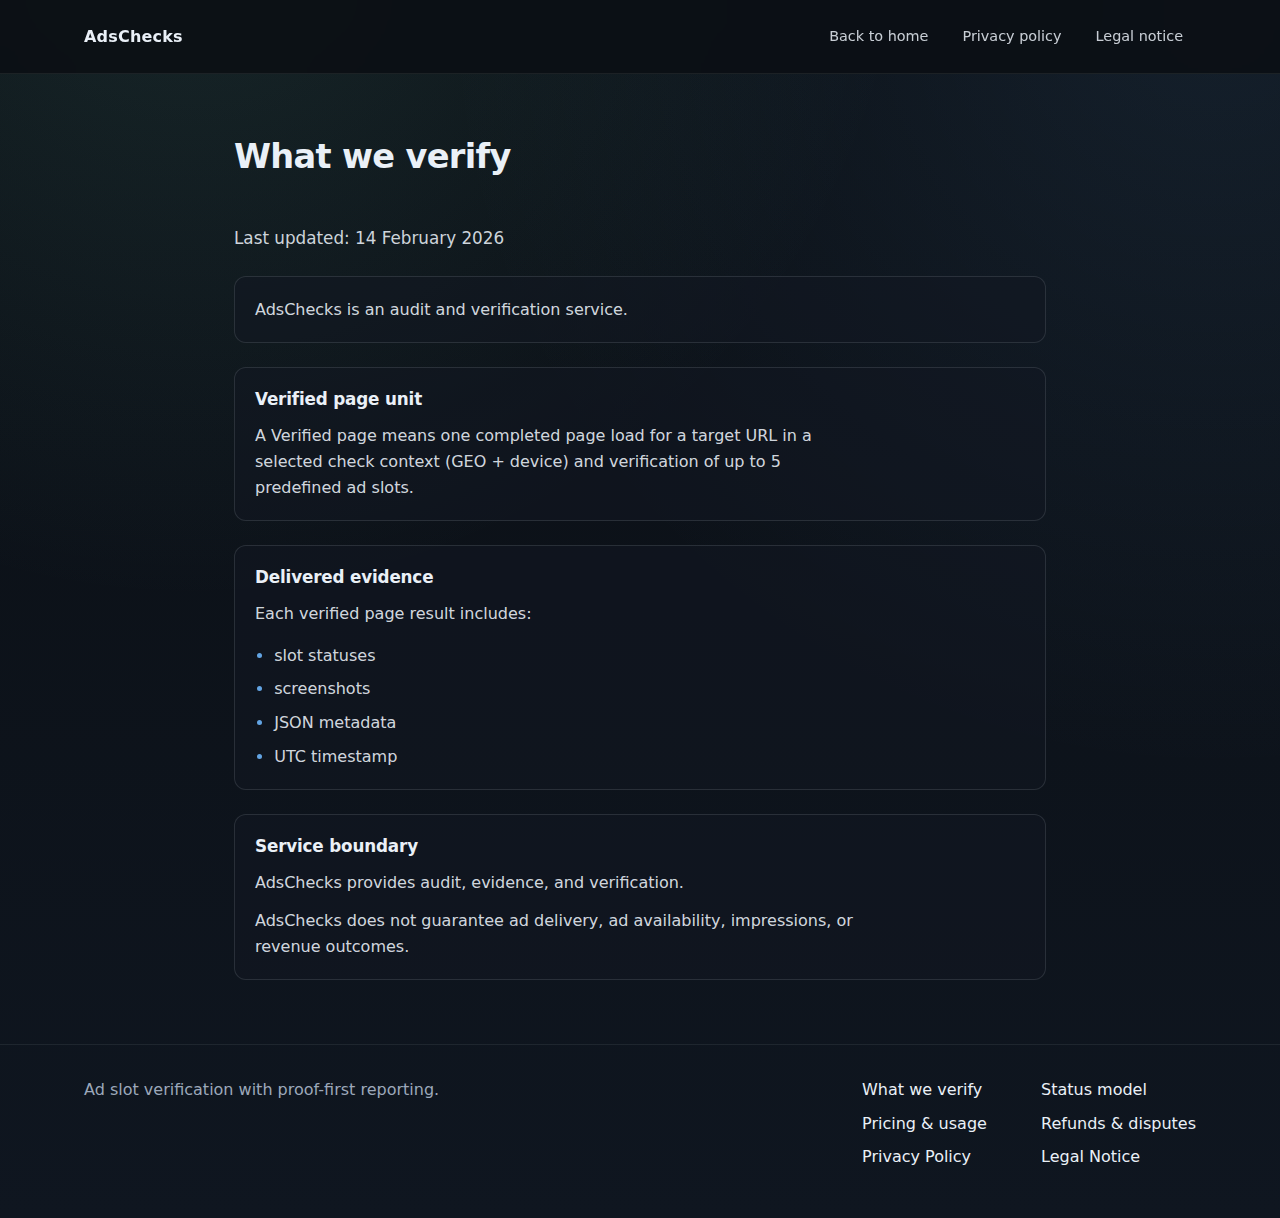
<file: what-we-verify/index.html>
<!DOCTYPE html>
<html lang="en">
    <head>
        <meta charset="utf-8" />
        <meta name="viewport" content="width=device-width, initial-scale=1" />
        <title>AdsChecks — What We Verify</title>
        <meta
            name="description"
            content="Scope definition for AdsChecks verification: verified page unit, slot coverage, and delivered evidence artifacts."
        />
        <meta name="robots" content="noindex, follow" />
        <link rel="canonical" href="https://adschecks.com/what-we-verify/" />
        <link rel="icon" href="/assets/favicons/favicon.ico" sizes="any" />
        <link rel="icon" type="image/png" sizes="32x32" href="/assets/favicons/favicon-32.png" />
        <link rel="icon" type="image/png" sizes="16x16" href="/assets/favicons/favicon-16.png" />
        <link rel="icon" type="image/png" sizes="512x512" href="/assets/favicons/favicon-512.png" />
        <link rel="apple-touch-icon" sizes="180x180" href="/assets/favicons/apple-touch-icon.png" />
        <link rel="stylesheet" href="../styles.css" />
    </head>
    <body>
        <header class="header">
            <div class="container header__inner">
                <a class="brand" href="/">AdsChecks</a>
                <button class="nav-toggle" type="button" aria-expanded="false" aria-controls="primary-nav">
                    <span class="sr-only">Toggle navigation</span>
                    <span class="nav-toggle__line"></span>
                    <span class="nav-toggle__line"></span>
                    <span class="nav-toggle__line"></span>
                </button>
                <nav id="primary-nav" class="nav" aria-label="Primary">
                    <a href="/">Back to home</a>
                    <a href="/privacy-policy/">Privacy policy</a>
                    <a href="/legal-notice/">Legal notice</a>
                </nav>
            </div>
        </header>
        <div class="nav-overlay" aria-hidden="true"></div>

        <main id="main">
            <section class="section">
                <div class="container legal-page">
                    <h1>What we verify</h1>
                    <p class="lead">Last updated: 14 February 2026</p>

                    <div class="doc-card">
                        <p>AdsChecks is an audit and verification service.</p>
                    </div>

                    <div class="doc-card">
                        <h2>Verified page unit</h2>
                        <p>
                            A Verified page means one completed page load for a target URL in a selected check context (GEO + device) and
                            verification of up to 5 predefined ad slots.
                        </p>
                    </div>

                    <div class="doc-card">
                        <h2>Delivered evidence</h2>
                        <p>Each verified page result includes:</p>
                        <ul>
                            <li>slot statuses</li>
                            <li>screenshots</li>
                            <li>JSON metadata</li>
                            <li>UTC timestamp</li>
                        </ul>
                    </div>

                    <div class="doc-card">
                        <h2>Service boundary</h2>
                        <p>AdsChecks provides audit, evidence, and verification.</p>
                        <p>AdsChecks does not guarantee ad delivery, ad availability, impressions, or revenue outcomes.</p>
                    </div>
                </div>
            </section>
        </main>

        <footer class="footer">
            <div class="container footer__inner">
                <div class="muted">Ad slot verification with proof-first reporting.</div>
                <div class="footer__links">
                    <a href="/what-we-verify/">What we verify</a>
                    <a href="/status-model/">Status model</a>
                    <a href="/pricing-usage/">Pricing &amp; usage</a>
                    <a href="/refunds-disputes/">Refunds &amp; disputes</a>
                    <a href="/privacy-policy/">Privacy Policy</a>
                    <a href="/legal-notice/">Legal Notice</a>
                </div>
            </div>
        </footer>
        <script src="../script.js"></script>
    </body>
</html>
</file>
<file: styles.css>
:root {
    --bg: #0a0e13;
    --surface: #111721;
    --surface-2: #0f1620;
    --text: #eaf0f7;
    --muted: #9ca8ba;
    --accent: #7ee4d2;
    --accent-2: #6eb8ff;
    --bg-rgb: 10, 14, 19;
    --surface-rgb: 17, 23, 33;
    --text-rgb: 234, 240, 247;
    --muted-rgb: 156, 168, 186;
    --accent-rgb: 126, 228, 210;
    --accent-2-rgb: 110, 184, 255;
    --border: rgba(var(--text-rgb), 0.12);
    --ok: #7ee4d2;
    --warn: #ffc36a;
    --bad: #ff7a90;
    --shadow: 0 18px 60px rgba(0, 0, 0, 0.45);
    --radius: 18px;
    --radius-sm: 12px;
    --container: 1160px;
    --pad: 24px;
    --gutter: 24px;
    --space-4: 4px;
    --space-8: 8px;
    --space-12: 12px;
    --space-16: 16px;
    --space-24: 24px;
    --space-32: 32px;
    --space-48: 48px;
    --space-64: 64px;
    --h1: clamp(2.1rem, 2.5vw, 3.2rem);
    --h2: clamp(1.5rem, 1.6vw, 2.1rem);
    --h3: 1.05rem;
    --lead: 1.05rem;
    --body: 1rem;
    --small: 0.9rem;
    --xs: 0.78rem;
    --line: 1.6;
    --measure: 60ch;
    --measure-tight: 52ch;
    --font: ui-sans-serif, system-ui, -apple-system, Segoe UI, Roboto, Helvetica, Arial, sans-serif;
    --mono: ui-monospace, SFMono-Regular, Menlo, Monaco, Consolas, 'Liberation Mono', 'Courier New', monospace;
}

* {
    box-sizing: border-box;
    margin: 0;
    padding: 0;
}

html {
    scroll-behavior: smooth;
}

body {
    font-family: var(--font);
    background:
        radial-gradient(circle at 15% -10%, rgba(var(--accent-rgb), 0.12), transparent 42%),
        radial-gradient(circle at 95% 0%, rgba(var(--accent-2-rgb), 0.1), transparent 45%), linear-gradient(180deg, var(--bg), var(--surface-2));
    color: var(--text);
    font-size: var(--body);
    line-height: var(--line);
    min-height: 100vh;
}

img {
    display: block;
    max-width: 100%;
}

input,
button {
    font: inherit;
    max-width: 100%;
}

a {
    color: inherit;
    text-decoration: none;
}

.mono {
    font-family: var(--mono);
}

.muted {
    color: var(--muted);
}

.sr-only {
    position: absolute;
    width: 1px;
    height: 1px;
    padding: 0;
    margin: -1px;
    overflow: hidden;
    clip: rect(0, 0, 0, 0);
    white-space: nowrap;
    border: 0;
}

.container {
    width: 100%;
    max-width: var(--container);
    margin: 0 auto;
    padding: 0 var(--pad);
}

.header {
    position: sticky;
    top: 0;
    z-index: 10;
    border-bottom: 1px solid rgba(var(--text-rgb), 0.08);
    background: rgba(var(--bg-rgb), 0.85);
    backdrop-filter: blur(12px);
}

.header__inner {
    display: flex;
    align-items: center;
    justify-content: space-between;
    gap: var(--space-16);
    padding-block: var(--space-16);
    flex-wrap: wrap;
}

.header__inner > * {
    min-width: 0;
}

.brand {
    font-weight: 700;
    letter-spacing: 0.2px;
}

.nav-toggle {
    display: none;
    align-items: center;
    justify-content: center;
    width: 40px;
    height: 40px;
    border: none;
    border-radius: 8px;
    background: transparent;
    color: rgba(var(--accent-2-rgb), 0.94);
    cursor: pointer;
    padding: var(--space-8);
    transition: background 160ms ease;
}

.nav-toggle:hover {
    background: rgba(var(--accent-2-rgb), 0.12);
}

.nav-toggle__line {
    width: 20px;
    height: 2px;
    border-radius: 999px;
    background: currentColor;
    display: block;
    transition: transform 180ms ease, opacity 180ms ease;
}

.nav-toggle--open .nav-toggle__line:nth-child(2) {
    transform: translateY(6px) rotate(45deg);
}

.nav-toggle--open .nav-toggle__line:nth-child(3) {
    opacity: 0;
    transform: scaleX(0.6);
}

.nav-toggle--open .nav-toggle__line:nth-child(4) {
    transform: translateY(-6px) rotate(-45deg);
}

.nav {
    display: flex;
    align-items: center;
    gap: var(--space-8);
    flex-wrap: wrap;
    justify-content: flex-end;
    color: rgba(var(--text-rgb), 0.85);
    font-size: var(--small);
}

.nav a {
    padding: var(--space-8) var(--space-12);
    border-radius: 999px;
    border: 1px solid transparent;
    transition: box-shadow 160ms ease, border-color 160ms ease, color 160ms ease, background-color 160ms ease;
}

.nav a:not(.nav__cta):hover,
.nav a:not(.nav__cta):focus-visible {
    background: transparent;
    border-color: rgba(var(--accent-2-rgb), 0.36);
    box-shadow: 0 0 0 1px rgba(var(--accent-2-rgb), 0.2), 0 0 16px rgba(var(--accent-2-rgb), 0.2);
    color: rgba(var(--text-rgb), 0.98);
    outline: none;
}

.nav a.nav__cta {
    background: linear-gradient(180deg, rgba(var(--accent-2-rgb), 0.9), rgba(var(--accent-2-rgb), 0.78));
    border: 1px solid rgba(var(--accent-2-rgb), 0.34);
    color: var(--text);
    box-shadow:
        0 8px 24px rgba(var(--accent-2-rgb), 0.22),
        inset 0 1px 0 rgba(var(--text-rgb), 0.18);
}

.nav a.nav__cta:hover,
.nav a.nav__cta:focus-visible {
    background: linear-gradient(180deg, rgba(var(--accent-2-rgb), 0.98), rgba(var(--accent-2-rgb), 0.84));
    border-color: rgba(var(--accent-2-rgb), 0.46);
    box-shadow:
        0 12px 30px rgba(var(--accent-2-rgb), 0.28),
        inset 0 1px 0 rgba(var(--text-rgb), 0.22);
    color: var(--text);
    outline: none;
}

.nav-divider {
    display: none;
}

.header__meta {
    white-space: nowrap;
}

.nav-overlay {
    position: fixed;
    inset: 0;
    background: rgba(var(--bg-rgb), 0.42);
    opacity: 0;
    visibility: hidden;
    pointer-events: none;
    transition: opacity 200ms ease, visibility 200ms ease;
    z-index: 8;
}

body.nav-open {
    overflow: auto;
    padding-right: 0;
}

body.nav-open .nav-overlay {
    opacity: 1;
    visibility: visible;
    pointer-events: auto;
}

.nav-compact .nav {
    position: absolute;
    top: 100%;
    right: 0;
    left: 0;
    display: flex;
    flex-direction: column;
    align-items: center;
    gap: var(--space-12);
    padding: var(--space-24) var(--space-24) var(--space-32);
    background: rgba(var(--surface-rgb), 0.96);
    border-top: 1px solid transparent;
    box-shadow: 0 18px 48px rgba(var(--bg-rgb), 0.42);
    color: var(--text);
    transform: translateY(-12px);
    transform-origin: top;
    overflow: hidden;
    opacity: 0;
    visibility: hidden;
    pointer-events: none;
    clip-path: inset(0 0 100% 0);
    transition: clip-path 0.4s ease, transform 0.4s ease, opacity 0.3s ease, visibility 0s linear 0.4s;
    z-index: 20;
}

.nav-compact .nav.nav--open {
    transform: translateY(0);
    opacity: 1;
    visibility: visible;
    pointer-events: auto;
    border-top-color: rgba(var(--text-rgb), 0.12);
    clip-path: inset(0 0 0 0);
    transition-delay: 0s;
}

.nav-compact .nav a {
    width: 220px;
    max-width: 100%;
    padding: var(--space-12) var(--space-16);
    text-align: center;
}

.nav-compact .nav-divider {
    display: block;
    width: min(188px, 82%);
    height: 1px;
    background: linear-gradient(
        90deg,
        rgba(var(--accent-2-rgb), 0),
        rgba(var(--accent-2-rgb), 0.75) 24%,
        rgba(var(--accent-rgb), 0.72) 76%,
        rgba(var(--accent-rgb), 0)
    );
    box-shadow: 0 0 14px rgba(var(--accent-2-rgb), 0.34);
    margin: var(--space-4) 0 var(--space-8);
}

.nav-compact .nav__cta {
    background: linear-gradient(180deg, rgba(var(--accent-2-rgb), 0.9), rgba(var(--accent-2-rgb), 0.78));
    border: 1px solid rgba(var(--accent-2-rgb), 0.34);
    color: var(--text);
    text-align: center;
    width: 220px;
    max-width: 100%;
    align-self: center;
    margin-top: var(--space-4);
}

.nav-compact .nav-toggle {
    display: inline-flex;
    flex-direction: column;
    gap: var(--space-4);
}

.hero {
    position: relative;
    padding: var(--space-64) 0 var(--space-64);
    min-height: clamp(720px, 92vh, 980px);
    display: grid;
    align-items: center;
    overflow: hidden;
}

.hero__inner {
    display: grid;
    grid-template-columns: 1fr;
    gap: var(--space-32);
    align-items: start;
}

.hero__inner > * {
    min-width: 0;
}

.hero__copy {
    max-width: var(--measure);
}

.eyebrow {
    font-size: var(--xs);
    letter-spacing: 0.18em;
    text-transform: uppercase;
    color: rgba(var(--accent-rgb), 0.92);
    margin-bottom: var(--space-12);
}

.eyebrow--signal {
    display: inline-flex;
    align-items: center;
    gap: 8px;
    padding: 6px 12px;
    border-radius: 999px;
    border: 1px solid rgba(var(--accent-rgb), 0.42);
    background: rgba(var(--accent-rgb), 0.15);
    color: rgba(var(--accent-rgb), 0.96);
    box-shadow:
        inset 0 1px 0 rgba(var(--text-rgb), 0.08),
        0 0 0 1px rgba(var(--accent-rgb), 0.08),
        0 10px 28px rgba(var(--accent-rgb), 0.12);
    letter-spacing: 0.14em;
    margin-bottom: var(--space-16);
}

.eyebrow--signal::before {
    content: '';
    width: 7px;
    height: 7px;
    border-radius: 999px;
    background: rgba(var(--accent-2-rgb), 1);
    box-shadow:
        0 0 0 0 rgba(var(--accent-2-rgb), 0.56),
        0 0 16px rgba(var(--accent-2-rgb), 0.72);
    flex: 0 0 auto;
    animation: signalDotPulse 2.4s ease-out infinite, signalDotBreathe 2.4s ease-in-out infinite;
}

@keyframes signalDotPulse {
    0% {
        box-shadow:
            0 0 0 0 rgba(var(--accent-2-rgb), 0.56),
            0 0 14px rgba(var(--accent-2-rgb), 0.6);
    }
    70% {
        box-shadow:
            0 0 0 9px rgba(var(--accent-2-rgb), 0),
            0 0 20px rgba(var(--accent-2-rgb), 0.68);
    }
    100% {
        box-shadow:
            0 0 0 0 rgba(var(--accent-2-rgb), 0),
            0 0 14px rgba(var(--accent-2-rgb), 0.6);
    }
}

@keyframes signalDotBreathe {
    0%,
    100% {
        transform: scale(1);
        opacity: 0.94;
    }
    50% {
        transform: scale(1.16);
        opacity: 1;
    }
}

h1 {
    font-size: var(--h1);
    line-height: 1.15;
    letter-spacing: -0.02em;
}

.lead {
    margin-top: var(--space-16);
    font-size: var(--lead);
    color: rgba(var(--text-rgb), 0.88);
    max-width: var(--measure);
}

.pill {
    display: inline;
    padding: 0 0.1em;
    border: 0;
    border-radius: 0;
    background: linear-gradient(180deg, transparent 56%, rgba(var(--text-rgb), 0.14) 56%);
    font-size: 0.94em;
    font-weight: 620;
    color: rgba(var(--text-rgb), 0.93);
    white-space: nowrap;
}

.pill--ink {
    background: linear-gradient(180deg, transparent 56%, rgba(var(--accent-2-rgb), 0.2) 56%);
    color: rgba(var(--text-rgb), 0.97);
}

.hero__meta {
    margin-top: var(--space-24);
    display: grid;
    grid-template-columns: repeat(3, minmax(0, 1fr));
    gap: var(--space-12);
}

.meta {
    border: 1px solid rgba(var(--text-rgb), 0.12);
    background: rgba(17, 24, 36, 0.65);
    border-radius: var(--radius-sm);
    padding: var(--space-16);
    min-width: 0;
}

.meta__k {
    font-size: var(--xs);
    text-transform: uppercase;
    letter-spacing: 0.12em;
    color: rgba(var(--text-rgb), 0.72);
}

.meta__v {
    margin-top: var(--space-8);
    font-weight: 650;
}

.meta__s {
    margin-top: var(--space-4);
    color: var(--muted);
    font-size: var(--small);
}

.actions {
    margin-top: var(--space-24);
    display: flex;
    gap: var(--space-12);
    flex-wrap: wrap;
}

.btn {
    display: inline-flex;
    align-items: center;
    justify-content: center;
    min-height: 44px;
    padding: var(--space-12) var(--space-24);
    border-radius: 999px;
    border: 1px solid rgba(var(--accent-2-rgb), 0.34);
    background: linear-gradient(180deg, rgba(var(--accent-2-rgb), 0.9), rgba(var(--accent-2-rgb), 0.78));
    color: var(--text);
    font-weight: 650;
    box-shadow:
        0 8px 24px rgba(var(--accent-2-rgb), 0.22),
        inset 0 1px 0 rgba(var(--text-rgb), 0.18);
    cursor: pointer;
    transition: background 180ms ease, box-shadow 180ms ease, border-color 180ms ease, transform 180ms ease;
}

.btn:hover {
    background: linear-gradient(180deg, rgba(var(--accent-2-rgb), 0.98), rgba(var(--accent-2-rgb), 0.84));
    border-color: rgba(var(--accent-2-rgb), 0.46);
    box-shadow:
        0 12px 30px rgba(var(--accent-2-rgb), 0.28),
        inset 0 1px 0 rgba(var(--text-rgb), 0.22);
    transform: translateY(-2px);
}

.btn--ghost {
    background: linear-gradient(180deg, rgba(var(--surface-rgb), 0.75), rgba(var(--surface-rgb), 0.55));
    border-color: rgba(var(--accent-2-rgb), 0.2);
    color: rgba(var(--text-rgb), 0.92);
    box-shadow: inset 0 1px 0 rgba(var(--text-rgb), 0.08);
}

.btn--ghost:hover {
    background: linear-gradient(180deg, rgba(var(--surface-rgb), 0.9), rgba(var(--surface-rgb), 0.68));
    border-color: rgba(var(--accent-2-rgb), 0.28);
}

.fineprint {
    margin-top: var(--space-16);
    color: rgba(var(--muted-rgb), 0.95);
    font-size: var(--small);
    max-width: var(--measure);
}

.hero__actions {
    margin-top: var(--space-24);
    display: flex;
    align-items: center;
    gap: var(--space-12);
    flex-wrap: nowrap;
}

.hero__actions > * {
    min-width: 0;
}

.hero__actions .btn {
    width: auto;
}

.grid2 {
    display: grid;
    grid-template-columns: repeat(2, minmax(0, 1fr));
    gap: var(--space-16);
}

.list-card {
    border-radius: var(--radius);
    border: 1px solid rgba(var(--text-rgb), 0.12);
    background: rgba(17, 24, 36, 0.55);
    padding: var(--space-16);
    min-width: 0;
}

.list-card h3 {
    margin-bottom: var(--space-12);
}

.list-card ul {
    margin: 0;
    padding-left: 1.1em;
    display: grid;
    gap: var(--space-8);
    color: rgba(var(--text-rgb), 0.9);
}

.card-link {
    margin-top: var(--space-12);
    display: inline-flex;
    align-items: center;
    gap: 6px;
    font-size: var(--small);
    color: rgba(var(--accent-2-rgb), 0.96);
    text-decoration: none;
    border-bottom: 1px solid rgba(var(--accent-2-rgb), 0.34);
}

.card-link::after {
    content: '→';
    font-size: 0.9em;
}

.card-link:hover {
    color: rgba(var(--text-rgb), 0.98);
    border-bottom-color: rgba(var(--accent-2-rgb), 0.58);
}

.form-status {
    min-height: 1.4em;
}

.hero__viz {
    border: 1px solid rgba(var(--text-rgb), 0.12);
    background: rgba(14, 22, 33, 0.55);
    border-radius: var(--radius);
    box-shadow: var(--shadow);
    padding: var(--space-12);
    position: relative;
    overflow: hidden;
}

.map-viz {
    min-height: clamp(360px, 48vh, 620px);
}

.map-viz__inner {
    position: relative;
    height: 100%;
    min-height: inherit;
    border: 1px solid rgba(var(--text-rgb), 0.1);
    border-radius: calc(var(--radius) - 4px);
    overflow: hidden;
    background: linear-gradient(180deg, rgba(10, 14, 21, 0.94), rgba(9, 13, 20, 0.98));
    box-shadow:
        inset 0 0 0 1px rgba(var(--accent-2-rgb), 0.08),
        inset 0 -18px 36px rgba(7, 12, 20, 0.34);
    isolation: isolate;
}

.map-viz__inner::before {
    content: '';
    position: absolute;
    inset: 0;
    pointer-events: none;
    background: repeating-linear-gradient(180deg, rgba(var(--text-rgb), 0.022) 0 1px, transparent 1px 12px);
    opacity: 0.42;
    z-index: 3;
}

.map-viz__map {
    position: absolute;
    inset: 0;
    z-index: 2;
    pointer-events: none;
    opacity: 0.64;
    background: url('assets/graphics/world.svg') center / 86% auto no-repeat;
    filter:
        drop-shadow(0 0 12px rgba(135, 174, 255, 0.26))
        drop-shadow(0 0 28px rgba(90, 132, 226, 0.2));
    mix-blend-mode: screen;
}

.map-viz__map::before,
.map-viz__map::after {
    content: '';
    position: absolute;
    inset: 0;
    pointer-events: none;
    background: url('assets/graphics/world.svg') center / 86% auto no-repeat;
}

.map-viz__map::before {
    opacity: 0.14;
    filter: blur(9px);
    mix-blend-mode: screen;
}

.map-viz__map::after {
    opacity: 0.24;
    background:
        linear-gradient(100deg, rgba(226, 240, 255, 0) 28%, rgba(226, 240, 255, 0.28) 50%, rgba(226, 240, 255, 0) 72%),
        url('assets/graphics/world.svg') center / 86% auto no-repeat;
    mix-blend-mode: screen;
    animation: mapSheen 10s ease-in-out infinite;
}

.map-viz__line {
    display: none;
    position: absolute;
    height: 1px;
    background: linear-gradient(
        90deg,
        transparent,
        rgba(var(--accent-2-rgb), 0.26),
        rgba(var(--accent-2-rgb), 0.62),
        rgba(var(--accent-2-rgb), 0.26),
        transparent
    );
    opacity: 0;
    transform-origin: left center;
    z-index: 4;
    animation: linePulse 14s ease-in-out infinite;
}

.line-1 {
    top: 33%;
    left: 24%;
    width: 26%;
    transform: rotate(-2deg);
    animation-delay: 0s;
}

.line-2 {
    top: 35%;
    left: 50%;
    width: 28%;
    transform: rotate(0deg);
    animation-delay: 3.5s;
}

.line-3 {
    top: 47%;
    left: 72%;
    width: 12%;
    transform: rotate(60deg);
    animation-delay: 7s;
}

.line-4 {
    top: 31%;
    left: 24%;
    width: 54%;
    transform: rotate(2deg);
    animation-delay: 10.5s;
}

.map-viz__location {
    position: absolute;
    z-index: 10;
    pointer-events: none;
}

.map-viz__point {
    display: block;
    width: 9px;
    height: 9px;
    border-radius: 50%;
    background: radial-gradient(circle, rgba(var(--accent-2-rgb), 0.88), rgba(var(--accent-rgb), 0.62));
    box-shadow:
        0 0 0 1px rgba(var(--accent-2-rgb), 0.12),
        0 0 12px rgba(var(--accent-2-rgb), 0.28);
    opacity: 0.1;
    position: relative;
}

.map-viz__point::before {
    content: '';
    position: absolute;
    inset: 0;
    border-radius: inherit;
    border: 1px solid rgba(var(--accent-2-rgb), 0.62);
    opacity: 0;
}

.map-viz__city {
    position: absolute;
    left: 50%;
    bottom: calc(100% + 8px);
    transform: translateX(-50%);
    font-size: 0.7rem;
    letter-spacing: 0.08em;
    text-transform: uppercase;
    color: rgba(var(--text-rgb), 0.86);
    white-space: nowrap;
    text-shadow: 0 0 14px rgba(var(--accent-2-rgb), 0.35);
    opacity: 0.34;
    display: none;
}

.loc-ny {
    top: 39%;
    left: 23%;
}

.loc-lon {
    top: 33%;
    left: 50%;
}

.loc-sgp {
    top: 55%;
    left: 72%;
}

.loc-tok {
    top: 40%;
    left: 78%;
}

.loc-syd {
    top: 70%;
    left: 80%;
}

.loc-lon {
    --track-delay: 0s;
}

.loc-tok {
    --track-delay: 3.5s;
}

.loc-ny {
    --track-delay: 7s;
}

.loc-sgp {
    --track-delay: 10.5s;
}

.map-viz__location.is-track .map-viz__point {
    animation: pointTrack 14s ease-in-out infinite;
    animation-delay: var(--track-delay);
}

.map-viz__location.is-track .map-viz__point::before {
    animation: pointTrackRing 14s ease-out infinite;
    animation-delay: var(--track-delay);
}

.map-viz__location.is-track .map-viz__city {
    animation: cityTrack 14s ease-in-out infinite;
    animation-delay: var(--track-delay);
}

.map-viz__pointer {
    position: absolute;
    z-index: 12;
    opacity: 0;
    animation: pointerTrack 14s ease-in-out infinite;
    pointer-events: none;
}

.map-viz__pointer-dot {
    position: absolute;
    left: 0;
    top: 0;
    width: 9px;
    height: 9px;
    border-radius: 50%;
    transform: translate(-50%, -50%);
    background: radial-gradient(circle, rgba(var(--accent-2-rgb), 1), rgba(var(--accent-2-rgb), 0.8));
    box-shadow:
        0 0 0 2px rgba(var(--accent-2-rgb), 0.16),
        0 0 14px rgba(var(--accent-2-rgb), 0.42);
}

.map-viz__pointer-beam {
    position: absolute;
    left: 0;
    top: 0;
    width: var(--beam-len, 120px);
    height: 1.5px;
    border-radius: 999px;
    transform: translateY(-50%) rotate(var(--beam-angle, 0deg));
    transform-origin: 0 50%;
    background: linear-gradient(
        90deg,
        rgba(var(--accent-2-rgb), 0.94) 0%,
        rgba(var(--accent-2-rgb), 0.76) 64%,
        rgba(var(--accent-2-rgb), 0.26) 88%,
        rgba(var(--accent-2-rgb), 0.12) 100%
    );
    box-shadow: 0 0 5px rgba(var(--accent-2-rgb), 0.18);
}

.map-viz__pointer-beam::after {
    content: '';
    position: absolute;
    right: -1px;
    top: 50%;
    width: 3px;
    height: 3px;
    border-radius: 50%;
    transform: translateY(-50%);
    background: rgba(var(--accent-2-rgb), 0.9);
    box-shadow: 0 0 8px rgba(var(--accent-2-rgb), 0.36);
}

.ptr-1 {
    top: 33.4%;
    left: 50.2%;
    --beam-len: clamp(176px, 20vw, 248px);
    --beam-angle: -22deg;
    animation-delay: 0s;
}

.ptr-2 {
    top: 40.3%;
    left: 78.2%;
    --beam-len: clamp(72px, 8.2vw, 104px);
    --beam-angle: -24deg;
    animation-delay: 3.5s;
}

.ptr-3 {
    top: 39.2%;
    left: 23.3%;
    --beam-len: clamp(144px, 15vw, 190px);
    --beam-angle: -15deg;
    animation-delay: 7s;
}

.ptr-4 {
    top: 55.3%;
    left: 72.2%;
    --beam-len: clamp(48px, 6vw, 68px);
    --beam-angle: -30deg;
    animation-delay: 10.5s;
}

.map-viz__browser {
    position: absolute;
    width: clamp(168px, 22vw, 248px);
    max-width: calc(100% - 20px);
    border: 1px solid rgba(var(--text-rgb), 0.15);
    border-radius: 11px;
    background: rgba(13, 19, 28, 0.88);
    box-shadow: 0 14px 40px rgba(0, 0, 0, 0.38);
    overflow: hidden;
    opacity: 0;
    transform: translateY(10px) scale(0.96);
    animation: browserCycle 14s ease-in-out infinite;
    z-index: 14;
    isolation: isolate;
}

.map-viz__browser--mobile {
    width: clamp(142px, 15vw, 174px);
    border-radius: 13px;
    border-color: rgba(var(--accent-2-rgb), 0.22);
    box-shadow:
        0 14px 44px rgba(2, 8, 20, 0.46),
        0 0 0 1px rgba(var(--accent-2-rgb), 0.08);
}

.map-viz__browser::before {
    content: '';
    position: absolute;
    top: -1px;
    left: -1px;
    width: 14px;
    height: 14px;
    border-top: 1px solid rgba(var(--accent-2-rgb), 0.7);
    border-left: 1px solid rgba(var(--accent-2-rgb), 0.7);
    border-top-left-radius: 10px;
    box-shadow: 0 0 10px rgba(var(--accent-2-rgb), 0.22);
    pointer-events: none;
    z-index: 2;
}

.map-viz__browser::after {
    content: '';
    position: absolute;
    top: -4px;
    left: -4px;
    width: 6px;
    height: 6px;
    border-radius: 50%;
    background: rgba(var(--accent-2-rgb), 0.94);
    box-shadow:
        0 0 0 2px rgba(var(--accent-2-rgb), 0.08),
        0 0 12px rgba(var(--accent-2-rgb), 0.38);
    opacity: 0.88;
    pointer-events: none;
    z-index: 3;
}

.map-viz__browser.anchor-tr::before {
    left: auto;
    right: -1px;
    border-left: none;
    border-top-left-radius: 0;
    border-right: 1px solid rgba(var(--accent-2-rgb), 0.64);
    border-top-right-radius: 10px;
}

.map-viz__browser.anchor-tr::after {
    left: auto;
    right: -4px;
}

.map-viz__browser.anchor-bl::before {
    top: auto;
    bottom: -1px;
    border-top: none;
    border-top-left-radius: 0;
    border-left: 1px solid rgba(var(--accent-2-rgb), 0.64);
    border-bottom-left-radius: 10px;
    border-bottom: 1px solid rgba(var(--accent-2-rgb), 0.64);
}

.map-viz__browser.anchor-bl::after {
    top: auto;
    bottom: -4px;
}

.map-viz__browser.anchor-br::before {
    top: auto;
    right: -1px;
    left: auto;
    bottom: -1px;
    border-top: none;
    border-left: none;
    border-top-left-radius: 0;
    border-bottom-left-radius: 0;
    border-right: 1px solid rgba(var(--accent-2-rgb), 0.64);
    border-bottom: 1px solid rgba(var(--accent-2-rgb), 0.64);
    border-bottom-right-radius: 10px;
}

.map-viz__browser.anchor-br::after {
    top: auto;
    left: auto;
    right: -4px;
    bottom: -4px;
}

.map-viz__browser-head {
    height: 24px;
    border-bottom: 1px solid rgba(var(--text-rgb), 0.09);
    background: rgba(8, 13, 20, 0.9);
    display: flex;
    gap: 6px;
    align-items: center;
    padding: 0 var(--space-12);
}

.map-viz__browser--mobile .map-viz__browser-head {
    position: relative;
    height: 28px;
    padding: 0 10px;
}

.map-viz__browser--mobile .map-viz__browser-head::before {
    content: '';
    position: absolute;
    left: 50%;
    top: 4px;
    width: 30px;
    height: 3px;
    transform: translateX(-50%);
    border-radius: 999px;
    background: rgba(var(--accent-2-rgb), 0.28);
}

.map-viz__browser-head span {
    width: 7px;
    height: 7px;
    border-radius: 50%;
    background: rgba(var(--text-rgb), 0.24);
}

.map-viz__browser-mode {
    margin-left: auto;
    width: auto !important;
    height: auto !important;
    border-radius: 999px !important;
    padding: 0 5px 0 4px;
    border: 1px solid rgba(var(--accent-2-rgb), 0.32);
    background: linear-gradient(180deg, rgba(var(--accent-2-rgb), 0.14), rgba(var(--accent-2-rgb), 0.08));
    color: rgba(179, 203, 255, 0.96) !important;
    font-family: var(--mono);
    font-size: 0.38rem;
    letter-spacing: 0.1em;
    text-transform: uppercase;
    line-height: 1;
    box-shadow:
        0 0 0 1px rgba(var(--accent-2-rgb), 0.07),
        0 0 6px rgba(var(--accent-2-rgb), 0.14);
    display: inline-flex;
    align-items: center;
    gap: 2px;
}

.map-viz__browser-mode::before {
    content: '';
    width: 2px;
    height: 2px;
    border-radius: 50%;
    background: rgba(var(--accent-2-rgb), 0.92);
    box-shadow: 0 0 7px rgba(var(--accent-2-rgb), 0.52);
}

.map-viz__browser-mode--desktop {
    border-color: rgba(var(--accent-2-rgb), 0.34);
    background: linear-gradient(180deg, rgba(var(--accent-2-rgb), 0.16), rgba(var(--accent-2-rgb), 0.09));
}

.map-viz__browser-mode--mobile {
    border-color: rgba(var(--accent-2-rgb), 0.32);
    background: linear-gradient(180deg, rgba(var(--accent-2-rgb), 0.15), rgba(var(--accent-2-rgb), 0.08));
}

.map-viz__browser-body {
    position: relative;
    height: 122px;
    padding: 10px var(--space-12);
    overflow: hidden;
}

.map-viz__browser--mobile .map-viz__browser-body {
    height: 164px;
    padding: 10px 10px;
}

.map-viz__browser-row {
    height: 7px;
    margin-bottom: 8px;
    border-radius: 999px;
    background: rgba(var(--text-rgb), 0.1);
}

.map-viz__browser-row.w90 {
    width: 90%;
}

.map-viz__browser-row.w88 {
    width: 88%;
}

.map-viz__browser-row.w86 {
    width: 86%;
}

.map-viz__browser-row.w76 {
    width: 76%;
}

.map-viz__browser-row.w72 {
    width: 72%;
}

.map-viz__browser-row.w70 {
    width: 70%;
}

.map-viz__browser-row.w64 {
    width: 64%;
}

.map-viz__scanline {
    position: absolute;
    left: 8px;
    right: 8px;
    height: 2px;
    top: 24px;
    opacity: 0;
    background: linear-gradient(
        90deg,
        transparent,
        rgba(var(--accent-2-rgb), 0.4) 22%,
        rgba(var(--accent-rgb), 0.88) 50%,
        rgba(var(--accent-2-rgb), 0.4) 78%,
        transparent
    );
    box-shadow: 0 0 22px rgba(var(--accent-rgb), 0.4);
    animation: slotScanTrack 14s linear infinite;
}

.map-viz__slot {
    position: absolute;
    border-radius: 6px;
    border: 1px solid rgba(var(--accent-2-rgb), 0);
    background: rgba(var(--accent-2-rgb), 0);
    opacity: 0;
    overflow: hidden;
    animation: slotDetectTrack 14s linear infinite;
}

.map-viz__slot span {
    position: absolute;
    left: 7px;
    right: 7px;
    bottom: 6px;
    display: block;
    font-size: clamp(0.58rem, 0.34vw + 0.5rem, 0.72rem);
    line-height: 1.15;
    letter-spacing: 0.06em;
    font-weight: 600;
    text-transform: uppercase;
    color: rgba(var(--text-rgb), 0.9);
    font-family: var(--mono);
    white-space: nowrap;
    overflow: hidden;
    text-overflow: ellipsis;
    max-width: 100%;
}

.map-viz__browser--mobile .map-viz__slot span {
    font-size: clamp(0.62rem, 0.32vw + 0.5rem, 0.74rem);
}

.slot-main {
    left: 10px;
    right: 10px;
    top: 54px;
    height: 34px;
}

.slot-mobile-top {
    left: 8px;
    right: 8px;
    top: 44px;
    height: 40px;
}

.slot-mobile-bottom {
    left: 8px;
    right: 8px;
    top: 96px;
    height: 34px;
}

.slot-square {
    width: 74px;
    height: 70px;
    right: 10px;
    top: 38px;
}

.b1 {
    top: 15%;
    left: 43%;
    animation-delay: 0s;
}

.b2 {
    top: 19%;
    right: 8%;
    animation-delay: 3.5s;
}

.b3 {
    top: 43%;
    left: 14%;
    animation-delay: 7s;
}

.b4 {
    top: 47%;
    right: 14%;
    animation-delay: 10.5s;
}

.b1 .map-viz__scanline,
.b1 .map-viz__slot {
    animation-delay: 0s;
}

.b2 .map-viz__scanline,
.b2 .map-viz__slot {
    animation-delay: 3.5s;
}

.b3 .map-viz__scanline,
.b3 .map-viz__slot {
    animation-delay: 7s;
}

.b4 .map-viz__scanline,
.b4 .map-viz__slot {
    animation-delay: 10.5s;
}

.map-viz__ambient-scan {
    position: absolute;
    left: 0;
    right: 0;
    height: 1px;
    opacity: 0.14;
    background: linear-gradient(
        90deg,
        transparent 0%,
        rgba(var(--accent-2-rgb), 0.2) 15%,
        rgba(var(--accent-2-rgb), 0.56) 50%,
        rgba(var(--accent-2-rgb), 0.2) 85%,
        transparent 100%
    );
    box-shadow: 0 0 8px rgba(var(--accent-2-rgb), 0.1);
    animation: ambientSweep 14s linear infinite;
    z-index: 7;
}

.map-viz__noise {
    position: absolute;
    inset: 0;
    background:
        repeating-linear-gradient(180deg, rgba(var(--accent-2-rgb), 0.02) 0 1px, transparent 1px 9px),
        linear-gradient(90deg, rgba(var(--bg-rgb), 0.26), transparent 20%, transparent 80%, rgba(var(--bg-rgb), 0.26));
    mix-blend-mode: normal;
    opacity: 0.06;
    z-index: 1;
}

body.is-shot .map-viz__map,
body.is-shot .map-viz__map::after,
body.is-shot .map-viz__line,
body.is-shot .map-viz__point,
body.is-shot .map-viz__point::before,
body.is-shot .map-viz__pointer,
body.is-shot .map-viz__browser,
body.is-shot .map-viz__scanline,
body.is-shot .map-viz__slot {
    animation: none;
}

body.is-shot .map-viz__ambient-scan {
    animation: none;
    transform: translateY(52vh);
}

body.is-shot .map-viz__browser.b1,
body.is-shot .map-viz__browser.b2 {
    opacity: 0.96;
    transform: translateY(0) scale(1);
}

body.is-shot .map-viz__browser.b1 .map-viz__slot,
body.is-shot .map-viz__browser.b2 .map-viz__slot {
    opacity: 1;
    border-color: rgba(var(--accent-2-rgb), 0.5);
    background: rgba(var(--accent-2-rgb), 0.12);
}

body.is-shot .ptr-1,
body.is-shot .ptr-2 {
    opacity: 0.9;
}

@keyframes ambientSweep {
    0% {
        transform: translateY(7%);
    }
    100% {
        transform: translateY(88%);
    }
}

@keyframes linePulse {
    0%,
    12%,
    100% {
        opacity: 0;
    }
    26%,
    68% {
        opacity: 0.85;
    }
}

@keyframes pointTrack {
    0%,
    8%,
    100% {
        transform: scale(1);
        opacity: 0.05;
    }
    10%,
    22% {
        transform: scale(1.2);
        opacity: 1;
        box-shadow:
            0 0 0 3px rgba(var(--accent-2-rgb), 0.24),
            0 0 22px rgba(var(--accent-2-rgb), 0.7);
    }
    24% {
        transform: scale(1.02);
        opacity: 0.12;
        box-shadow:
            0 0 0 2px rgba(var(--accent-2-rgb), 0.1),
            0 0 8px rgba(var(--accent-2-rgb), 0.2);
    }
}

@keyframes pointTrackRing {
    0%,
    8% {
        transform: scale(1);
        opacity: 0;
    }
    10% {
        transform: scale(1.25);
        opacity: 0.72;
    }
    22% {
        transform: scale(3.8);
        opacity: 0;
    }
    24% {
        transform: scale(2);
        opacity: 0;
    }
    100% {
        transform: scale(1);
        opacity: 0;
    }
}

@keyframes pointerTrack {
    0%,
    8%,
    100% {
        opacity: 0;
    }
    10%,
    22% {
        opacity: 0.95;
    }
    26% {
        opacity: 0.08;
    }
}

@keyframes cityTrack {
    0%,
    8%,
    100% {
        opacity: 0.3;
    }
    10%,
    22% {
        opacity: 1;
    }
    24% {
        opacity: 0.42;
    }
}

@keyframes browserCycle {
    0%,
    19% {
        opacity: 0;
        transform: translateY(10px) scale(0.96);
    }
    22%,
    39% {
        opacity: 0.95;
        transform: translateY(0) scale(1);
    }
    43%,
    100% {
        opacity: 0;
        transform: translateY(-8px) scale(0.97);
    }
}

@keyframes slotScanTrack {
    0% {
        top: 24px;
        opacity: 0;
    }
    21% {
        top: 24px;
        opacity: 0;
    }
    24%,
    37% {
        opacity: 1;
    }
    41%,
    100% {
        top: 100%;
        opacity: 0;
    }
}

@keyframes slotDetectTrack {
    0%,
    25% {
        opacity: 0;
        border-color: rgba(var(--accent-2-rgb), 0);
        background: rgba(var(--accent-2-rgb), 0);
    }
    28% {
        opacity: 0.38;
        border-color: rgba(var(--accent-2-rgb), 0.28);
        background: rgba(var(--accent-2-rgb), 0.06);
    }
    31%,
    36% {
        opacity: 1;
        border-color: rgba(var(--accent-2-rgb), 0.55);
        background: rgba(var(--accent-2-rgb), 0.12);
    }
    39% {
        opacity: 0.2;
        border-color: rgba(var(--accent-2-rgb), 0.18);
        background: rgba(var(--accent-2-rgb), 0.04);
    }
    42%,
    100% {
        opacity: 0;
        border-color: rgba(var(--accent-2-rgb), 0);
        background: rgba(var(--accent-2-rgb), 0);
    }
}

@keyframes mapSheen {
    0%,
    100% {
        opacity: 0.12;
    }
    50% {
        opacity: 0.24;
    }
}

.viz__top {
    display: grid;
    grid-template-columns: 1fr auto;
    gap: var(--space-16);
    align-items: start;
}

.viz__actions {
    margin-top: var(--space-12);
    display: flex;
    align-items: center;
    gap: var(--space-12);
    flex-wrap: wrap;
}

.viz__actions .fine {
    margin-top: 0;
}

.scan {
    display: inline-flex;
    align-items: center;
    gap: var(--space-8);
    padding: var(--space-8) var(--space-12);
    border-radius: 999px;
    border: 1px solid rgba(var(--accent-rgb), 0.22);
    background: rgba(var(--accent-rgb), 0.1);
    color: rgba(var(--text-rgb), 0.92);
    cursor: pointer;
    white-space: nowrap;
}

.scan:hover {
    background: rgba(var(--accent-rgb), 0.14);
}

.scan__dot {
    width: 10px;
    height: 10px;
    border-radius: 999px;
    background: rgba(var(--accent-rgb), 0.9);
    box-shadow: 0 0 0 4px rgba(var(--accent-rgb), 0.12);
}

.scan__label {
    font-size: var(--xs);
    letter-spacing: 0.12em;
    text-transform: uppercase;
}

.summary {
    display: grid;
    gap: var(--space-8);
    min-width: 0;
}

.summary__row {
    display: grid;
    grid-template-columns: 110px 1fr;
    gap: var(--space-12);
    align-items: center;
}

.summary__row > * {
    min-width: 0;
}

.k {
    font-size: var(--xs);
    letter-spacing: 0.12em;
    text-transform: uppercase;
    color: rgba(var(--text-rgb), 0.68);
    white-space: nowrap;
}

.v {
    display: flex;
    gap: var(--space-8);
    flex-wrap: wrap;
    align-items: center;
}

.seg {
    appearance: none;
    border: 1px solid rgba(var(--text-rgb), 0.14);
    background: rgba(var(--text-rgb), 0.06);
    color: rgba(var(--text-rgb), 0.92);
    border-radius: 999px;
    padding: var(--space-4) var(--space-12);
    cursor: pointer;
    font-size: var(--small);
    white-space: nowrap;
}

.seg.is-active {
    border-color: rgba(var(--accent-2-rgb), 0.35);
    background: rgba(var(--accent-2-rgb), 0.14);
}

.tag {
    display: inline-flex;
    align-items: center;
    border-radius: 999px;
    padding: var(--space-4) var(--space-12);
    border: 1px solid rgba(var(--text-rgb), 0.16);
    background: rgba(var(--text-rgb), 0.06);
    font-size: var(--small);
    white-space: nowrap;
}

.stamp {
    border: 1px solid rgba(var(--text-rgb), 0.16);
    background: rgba(var(--bg-rgb), 0.4);
    border-radius: 16px;
    padding: var(--space-12) var(--space-16);
    text-align: center;
    min-width: 120px;
}

.stamp__label {
    font-size: var(--xs);
    letter-spacing: 0.18em;
    text-transform: uppercase;
    color: rgba(var(--text-rgb), 0.7);
}

.stamp__value {
    margin-top: var(--space-8);
    font-size: 1.05rem;
    font-weight: 700;
}

.viz__grid {
    margin-top: var(--space-16);
    display: grid;
    grid-template-columns: 1.25fr 0.95fr;
    gap: var(--space-16);
}

.viz__grid > * {
    min-width: 0;
}

.proof-card,
.bundle-card {
    border: 1px solid rgba(var(--text-rgb), 0.12);
    background: rgba(17, 24, 36, 0.65);
    border-radius: var(--radius-sm);
    padding: var(--space-16);
    min-width: 0;
}

.proof-card__head {
    display: flex;
    justify-content: space-between;
    gap: var(--space-12);
    align-items: center;
    margin-bottom: var(--space-12);
}

.file {
    font-size: var(--small);
    color: rgba(var(--text-rgb), 0.92);
    overflow: hidden;
    text-overflow: ellipsis;
    white-space: nowrap;
    min-width: 0;
}

.badge {
    font-size: var(--xs);
    letter-spacing: 0.12em;
    text-transform: uppercase;
    color: rgba(var(--text-rgb), 0.7);
    white-space: nowrap;
}

.proof {
    border-radius: 14px;
    border: 1px solid rgba(var(--text-rgb), 0.12);
    background: rgba(var(--bg-rgb), 0.55);
    padding: var(--space-12);
    overflow: hidden;
    position: relative;
}

.proof::before {
    content: '';
    position: absolute;
    inset: 0;
    background:
        linear-gradient(180deg, transparent, rgba(var(--accent-2-rgb), 0.06), transparent),
        repeating-linear-gradient(180deg, rgba(var(--text-rgb), 0.035) 0 1px, transparent 1px 6px);
    opacity: 0;
    pointer-events: none;
    z-index: 1;
}

.proof::after {
    content: '';
    position: absolute;
    inset: 0;
    border-radius: 14px;
    pointer-events: none;
    background:
        linear-gradient(rgba(var(--accent-2-rgb), 0.9), rgba(var(--accent-2-rgb), 0.9)) left top / 32px 2px no-repeat,
        linear-gradient(rgba(var(--accent-2-rgb), 0.9), rgba(var(--accent-2-rgb), 0.9)) left top / 2px 32px no-repeat,
        linear-gradient(rgba(var(--accent-2-rgb), 0.9), rgba(var(--accent-2-rgb), 0.9)) right top / 32px 2px no-repeat,
        linear-gradient(rgba(var(--accent-2-rgb), 0.9), rgba(var(--accent-2-rgb), 0.9)) right top / 2px 32px no-repeat,
        linear-gradient(rgba(var(--accent-2-rgb), 0.9), rgba(var(--accent-2-rgb), 0.9)) left bottom / 32px 2px no-repeat,
        linear-gradient(rgba(var(--accent-2-rgb), 0.9), rgba(var(--accent-2-rgb), 0.9)) left bottom / 2px 32px no-repeat,
        linear-gradient(rgba(var(--accent-2-rgb), 0.9), rgba(var(--accent-2-rgb), 0.9)) right bottom / 32px 2px no-repeat,
        linear-gradient(rgba(var(--accent-2-rgb), 0.9), rgba(var(--accent-2-rgb), 0.9)) right bottom / 2px 32px no-repeat;
    opacity: 0.65;
    filter: drop-shadow(0 0 10px rgba(var(--accent-2-rgb), 0.28)) drop-shadow(0 0 22px rgba(var(--accent-rgb), 0.12));
    z-index: 3;
}

.scanline {
    position: absolute;
    left: 0;
    right: 0;
    top: -24%;
    height: 54px;
    background:
        linear-gradient(180deg, rgba(var(--accent-2-rgb), 0), rgba(var(--accent-2-rgb), 0.14), rgba(var(--accent-2-rgb), 0)),
        linear-gradient(180deg, rgba(var(--accent-rgb), 0), rgba(var(--accent-rgb), 0.22), rgba(233, 214, 122, 0.12), rgba(var(--accent-rgb), 0));
    opacity: 0;
    pointer-events: none;
    box-shadow: 0 10px 30px rgba(var(--accent-rgb), 0.12);
    z-index: 2;
}

.is-scanning [data-scan-surface]::before {
    opacity: 1;
    animation: scanGlow 1200ms ease both;
}

.page {
    position: relative;
    z-index: 0;
}

.scanner-wrap {
    display: grid;
    justify-items: center;
    gap: var(--space-12);
    padding: var(--space-16);
}

.proof.scanner {
    width: min(560px, 100%);
    padding: var(--space-16);
}

.scan-viewport {
    width: 100%;
    aspect-ratio: 1 / 1;
    border-radius: 16px;
    border: 1px solid rgba(var(--text-rgb), 0.12);
    background: rgba(var(--bg-rgb), 0.55);
    display: grid;
    gap: var(--space-16);
    padding: var(--space-16);
    position: relative;
    overflow: hidden;
}

.scan-viewport__bar {
    height: 10px;
    border-radius: 999px;
    background: rgba(var(--text-rgb), 0.12);
}

.scan-viewport__title {
    height: 14px;
    width: 62%;
    border-radius: 999px;
    background: rgba(var(--text-rgb), 0.1);
}

.adbox {
    border-radius: 12px;
    border: 1px solid rgba(var(--accent-2-rgb), 0.35);
    background: rgba(var(--accent-2-rgb), 0.08);
    display: grid;
    place-items: center;
    font-family: var(--mono);
    letter-spacing: 0.12em;
    text-transform: uppercase;
    color: rgba(var(--text-rgb), 0.78);
    min-width: 0;
}

.adbox--wide {
    height: 64px;
}

.adbox--square {
    width: min(180px, 58%);
    aspect-ratio: 1 / 1;
    justify-self: end;
}

.is-scanning [data-scan-surface] .scanline {
    opacity: 1;
    animation: scanLine 1200ms linear both;
}

body[data-shot='1'] [data-scan-surface]::before {
    opacity: 1;
    animation: none;
}

body[data-shot='1'] .scanline {
    opacity: 1;
    top: 10%;
    transform: translateY(40%);
    animation: none;
}

@keyframes scanLine {
    from {
        transform: translateY(0);
    }
    to {
        transform: translateY(160%);
    }
}

@keyframes scanGlow {
    0% {
        opacity: 0;
    }
    15% {
        opacity: 1;
    }
    85% {
        opacity: 1;
    }
    100% {
        opacity: 0;
    }
}

.page {
    width: 100%;
    aspect-ratio: 16 / 10;
    border-radius: 12px;
    background: linear-gradient(180deg, rgba(var(--text-rgb), 0.06), rgba(var(--text-rgb), 0.02));
    border: 1px solid rgba(var(--text-rgb), 0.12);
    padding: var(--space-12);
    display: grid;
    gap: var(--space-12);
}

.page__bar {
    height: 10px;
    border-radius: 999px;
    background: rgba(var(--text-rgb), 0.14);
}

.page__title {
    height: 16px;
    width: 64%;
    border-radius: 999px;
    background: rgba(var(--text-rgb), 0.12);
}

.page__lines {
    display: grid;
    gap: var(--space-8);
}

.page__lines span {
    height: 8px;
    border-radius: 999px;
    background: rgba(var(--text-rgb), 0.1);
}

.page__lines span.short {
    width: 72%;
}

.page__footer {
    height: 12px;
    border-radius: 999px;
    width: 80%;
    background: rgba(var(--text-rgb), 0.1);
}

.slot {
    border-radius: 12px;
    border: 1px solid rgba(var(--text-rgb), 0.12);
    padding: var(--space-12);
    display: flex;
    justify-content: space-between;
    gap: var(--space-12);
    min-width: 0;
}

.slot > * {
    min-width: 0;
}

.slot__k {
    font-size: var(--small);
    overflow: hidden;
    text-overflow: ellipsis;
    white-space: nowrap;
}

.slot__v {
    font-size: var(--xs);
    letter-spacing: 0.12em;
    text-transform: uppercase;
    white-space: nowrap;
}

.slot--ok {
    border-color: rgba(var(--accent-rgb), 0.28);
    background: rgba(var(--accent-rgb), 0.08);
}

.slot--warn {
    border-color: rgba(255, 195, 106, 0.28);
    background: rgba(255, 195, 106, 0.08);
}

.slot--bad {
    border-color: rgba(255, 122, 144, 0.28);
    background: rgba(255, 122, 144, 0.08);
}

.slot--pending {
    border-color: rgba(var(--text-rgb), 0.12);
    background: rgba(var(--text-rgb), 0.03);
}

.slots {
    margin-top: var(--space-12);
    display: grid;
    grid-template-columns: repeat(5, minmax(0, 1fr));
    gap: var(--space-8);
}

.slotpill {
    border-radius: 999px;
    padding: var(--space-8) var(--space-12);
    font-size: var(--xs);
    border: 1px solid rgba(var(--text-rgb), 0.14);
    background: rgba(var(--text-rgb), 0.04);
    text-align: center;
    white-space: nowrap;
}

.slotpill.is-ok {
    border-color: rgba(var(--accent-rgb), 0.25);
    background: rgba(var(--accent-rgb), 0.08);
}

.slotpill.is-warn {
    border-color: rgba(255, 195, 106, 0.25);
    background: rgba(255, 195, 106, 0.08);
}

.slotpill.is-bad {
    border-color: rgba(255, 122, 144, 0.25);
    background: rgba(255, 122, 144, 0.08);
}

.slotpill.is-empty {
    color: rgba(var(--text-rgb), 0.7);
}

.slotpill.is-pending {
    color: rgba(var(--text-rgb), 0.72);
    border-color: rgba(var(--text-rgb), 0.12);
    background: rgba(var(--text-rgb), 0.02);
}

.bundle-card__title {
    font-weight: 700;
}

.bundle-card__sub {
    margin-top: var(--space-4);
    font-size: var(--small);
}

.files {
    margin-top: var(--space-16);
    display: grid;
    gap: var(--space-8);
}

.file-row {
    display: grid;
    grid-template-columns: 46px 1fr auto;
    gap: var(--space-12);
    align-items: center;
    padding: var(--space-10, 10px) var(--space-12);
    border-radius: 14px;
    border: 1px solid rgba(var(--text-rgb), 0.1);
    background: rgba(var(--bg-rgb), 0.25);
}

.file-row > * {
    min-width: 0;
}

.file-row--child {
    margin-left: var(--space-16);
}

.icon {
    font-size: var(--xs);
    letter-spacing: 0.12em;
    text-transform: uppercase;
    color: rgba(var(--text-rgb), 0.7);
}

.name {
    overflow: hidden;
    text-overflow: ellipsis;
    white-space: nowrap;
}

.viz__hint {
    margin-top: var(--space-12);
    font-size: var(--small);
}

.section {
    padding: var(--space-64) 0;
}

.section[id] {
    scroll-margin-top: 92px;
}

.section--alt {
    background: rgba(var(--text-rgb), 0.03);
    border-top: 1px solid rgba(var(--text-rgb), 0.06);
    border-bottom: 1px solid rgba(var(--text-rgb), 0.06);
}

.section__head {
    display: flex;
    align-items: baseline;
    justify-content: space-between;
    gap: var(--space-16);
    flex-wrap: wrap;
    margin-bottom: var(--space-24);
}

h2 {
    font-size: var(--h2);
    line-height: 1.2;
    letter-spacing: -0.01em;
}

h3 {
    font-size: var(--h3);
    line-height: 1.25;
}

.cards {
    display: grid;
    grid-template-columns: repeat(3, minmax(0, 1fr));
    gap: var(--space-16);
}

.case {
    border-radius: var(--radius);
    border: 1px solid rgba(var(--text-rgb), 0.12);
    background: rgba(17, 24, 36, 0.55);
    padding: var(--space-16);
    min-width: 0;
}

.case__head {
    display: flex;
    justify-content: space-between;
    gap: var(--space-12);
    align-items: center;
    margin-bottom: var(--space-12);
}

.case__role {
    font-weight: 700;
}

.case__tag {
    font-size: var(--xs);
    letter-spacing: 0.12em;
    text-transform: uppercase;
    color: rgba(var(--text-rgb), 0.75);
}

.case__row {
    display: grid;
    grid-template-columns: 100px 1fr;
    gap: var(--space-12);
    margin-top: var(--space-8);
}

.case__row > * {
    min-width: 0;
}

.case__k {
    font-size: var(--xs);
    text-transform: uppercase;
    letter-spacing: 0.12em;
    color: rgba(var(--text-rgb), 0.7);
    white-space: nowrap;
}

.case__v {
    color: rgba(var(--text-rgb), 0.92);
}

.chip {
    display: inline-flex;
    align-items: center;
    padding: var(--space-4) var(--space-12);
    border-radius: 999px;
    border: 1px solid rgba(var(--text-rgb), 0.16);
    background: rgba(var(--text-rgb), 0.06);
    font-size: var(--xs);
    margin-right: var(--space-8);
    margin-bottom: var(--space-8);
    white-space: nowrap;
}

.case__out {
    margin-top: var(--space-12);
    font-size: var(--small);
}

.flow {
    display: grid;
    grid-template-columns: repeat(3, minmax(0, 1fr));
    gap: var(--space-16);
}

.flow__item {
    border-radius: var(--radius);
    border: 1px solid rgba(var(--text-rgb), 0.12);
    background: rgba(17, 24, 36, 0.55);
    padding: var(--space-16);
    min-width: 0;
}

.flow__n {
    font-size: var(--xs);
    letter-spacing: 0.18em;
    text-transform: uppercase;
    color: rgba(var(--accent-2-rgb), 0.9);
}

.mini {
    margin-top: var(--space-12);
    border-radius: 14px;
    border: 1px solid rgba(var(--text-rgb), 0.1);
    background: rgba(var(--bg-rgb), 0.25);
    padding: var(--space-12);
    display: grid;
    gap: var(--space-8);
    font-size: 0.86rem;
}

.compare {
    display: grid;
    grid-template-columns: 1fr auto 1fr;
    gap: var(--space-16);
    align-items: stretch;
}

.compare__col,
.diff {
    border-radius: var(--radius);
    border: 1px solid rgba(var(--text-rgb), 0.12);
    background: rgba(17, 24, 36, 0.55);
    padding: var(--space-16);
    min-width: 0;
}

.compare__head {
    display: flex;
    align-items: center;
    flex-wrap: wrap;
    gap: var(--space-8);
    margin-bottom: var(--space-12);
}

.compare__row {
    display: grid;
    grid-template-columns: 80px auto 1fr;
    gap: var(--space-12);
    padding: var(--space-12);
    border-radius: 14px;
    border: 1px solid rgba(var(--text-rgb), 0.1);
    background: rgba(var(--bg-rgb), 0.25);
    margin-top: var(--space-12);
    align-items: center;
}

.compare__row > * {
    min-width: 0;
}

.status {
    font-size: var(--xs);
    letter-spacing: 0.12em;
    text-transform: uppercase;
    padding: var(--space-4) var(--space-12);
    border-radius: 999px;
    white-space: nowrap;
    text-align: center;
    border: 1px solid rgba(var(--text-rgb), 0.12);
}

.status--ok {
    border-color: rgba(var(--accent-rgb), 0.25);
    background: rgba(var(--accent-rgb), 0.08);
}

.status--bad {
    border-color: rgba(255, 122, 144, 0.25);
    background: rgba(255, 122, 144, 0.08);
}

.diff__k {
    font-size: var(--xs);
    letter-spacing: 0.12em;
    text-transform: uppercase;
}

.diff__v {
    margin-top: var(--space-8);
    font-weight: 700;
}

.diff__s {
    margin-top: var(--space-8);
    font-size: var(--small);
}

.schedule {
    display: grid;
    grid-template-columns: 1.2fr 0.8fr;
    gap: var(--space-16);
}

.schedule__card {
    border-radius: var(--radius);
    border: 1px solid rgba(var(--text-rgb), 0.12);
    background: rgba(17, 24, 36, 0.55);
    padding: var(--space-16);
    min-width: 0;
}

.schedule__top {
    display: flex;
    align-items: center;
    justify-content: space-between;
    gap: var(--space-16);
}

.schedule__title {
    font-weight: 800;
}

.toggle {
    display: inline-flex;
    align-items: center;
    gap: var(--space-8);
    border-radius: 999px;
    padding: var(--space-8) var(--space-12);
    border: 1px solid rgba(var(--text-rgb), 0.16);
    background: rgba(var(--text-rgb), 0.06);
    cursor: pointer;
}

.toggle__dot {
    width: 10px;
    height: 10px;
    border-radius: 999px;
    background: var(--ok);
    box-shadow: 0 0 0 4px rgba(var(--accent-rgb), 0.12);
}

.toggle[aria-pressed='false'] .toggle__dot {
    background: rgba(var(--text-rgb), 0.35);
    box-shadow: none;
}

.toggle__label {
    font-size: var(--xs);
    letter-spacing: 0.12em;
    text-transform: uppercase;
    color: rgba(var(--text-rgb), 0.8);
    white-space: nowrap;
}

.schedule__grid {
    margin-top: var(--space-16);
    display: grid;
    gap: var(--space-12);
}

.line {
    display: flex;
    justify-content: space-between;
    gap: var(--space-12);
    padding: var(--space-12);
    border-radius: 14px;
    border: 1px solid rgba(var(--text-rgb), 0.1);
    background: rgba(var(--bg-rgb), 0.25);
}

.history {
    margin-top: var(--space-16);
    display: grid;
    gap: var(--space-8);
    font-size: 0.86rem;
}

.history__row {
    display: grid;
    grid-template-columns: 1fr auto 1fr;
    gap: var(--space-12);
    padding: var(--space-10, 10px) var(--space-12);
    border-radius: 14px;
    border: 1px solid rgba(var(--text-rgb), 0.1);
    background: rgba(var(--bg-rgb), 0.25);
}

.fine {
    font-size: var(--small);
    margin-top: var(--space-12);
}

.cta {
    display: grid;
    grid-template-columns: 1fr 0.9fr;
    gap: var(--space-24);
    align-items: start;
}

.form {
    border-radius: var(--radius);
    border: 1px solid rgba(var(--text-rgb), 0.12);
    background: rgba(17, 24, 36, 0.55);
    padding: var(--space-16);
    display: grid;
    gap: var(--space-12);
}

.field {
    display: grid;
    gap: var(--space-8);
}

.field input {
    width: 100%;
    min-width: 0;
    border-radius: 12px;
    padding: var(--space-12) var(--space-12);
    border: 1px solid rgba(var(--text-rgb), 0.16);
    background: rgba(var(--bg-rgb), 0.35);
    color: var(--text);
}

.consent {
    display: flex;
    align-items: flex-start;
    gap: var(--space-12);
    flex-wrap: wrap;
}

.consent span {
    min-width: 0;
    flex: 1 1 0;
}

.footer {
    border-top: 1px solid rgba(var(--text-rgb), 0.08);
    padding: var(--space-32) 0 var(--space-48);
}

.footer__inner {
    display: flex;
    justify-content: space-between;
    gap: var(--space-16);
    flex-wrap: wrap;
}

.footer__links {
    display: grid;
    grid-template-columns: repeat(2, minmax(0, 1fr));
    column-gap: var(--space-24);
    row-gap: var(--space-8);
    min-width: min(100%, 320px);
}

.legal-page {
    max-width: 860px;
    display: grid;
    gap: var(--space-24);
}

.legal-page h1 {
    margin-bottom: var(--space-8);
}

.doc-card {
    border: 1px solid rgba(var(--text-rgb), 0.12);
    background: rgba(var(--surface-rgb), 0.56);
    border-radius: var(--radius-sm);
    padding: clamp(16px, 1.6vw, 20px);
    display: grid;
    gap: var(--space-12);
}

.doc-card h2 {
    font-size: var(--h3);
    line-height: 1.38;
}

.doc-card p {
    color: rgba(var(--text-rgb), 0.9);
    max-width: var(--measure);
}

.doc-card p + p {
    margin-top: 0;
}

.doc-card ul,
.doc-card ol {
    margin: var(--space-4) 0 0;
    padding-left: 1.2rem;
    display: grid;
    gap: var(--space-8);
    max-width: var(--measure);
}

.doc-card li {
    color: rgba(var(--text-rgb), 0.9);
}

.doc-card li::marker {
    color: rgba(var(--accent-2-rgb), 0.88);
}

.doc-card strong {
    font-family: var(--mono);
    font-size: 0.95em;
    letter-spacing: 0.01em;
}

.doc-card a {
    color: rgba(var(--accent-2-rgb), 0.95);
}

.doc-card a:hover {
    color: rgba(var(--text-rgb), 0.98);
}

.not-found {
    max-width: 700px;
    text-align: center;
    display: grid;
    justify-items: center;
    gap: var(--space-12);
}

:focus-visible {
    outline: 3px solid rgba(var(--accent-2-rgb), 0.55);
    outline-offset: 3px;
}

/* Motion: explain, not decorate */
[data-animate='bundle'] .file-row,
[data-animate='bundle'] .slotpill,
[data-animate='bundle'] .stamp {
    will-change: transform, opacity;
}

.is-assembling .file-row {
    animation: rise 700ms ease forwards;
}

.is-assembling .file-row:nth-child(1) {
    animation-delay: 80ms;
}
.is-assembling .file-row:nth-child(2) {
    animation-delay: 160ms;
}
.is-assembling .file-row:nth-child(3) {
    animation-delay: 220ms;
}
.is-assembling .file-row:nth-child(4) {
    animation-delay: 280ms;
}
.is-assembling .file-row:nth-child(5) {
    animation-delay: 340ms;
}

.is-assembling .stamp {
    animation: stamp 520ms ease forwards;
}

@keyframes rise {
    from {
        opacity: 0;
        transform: translateY(10px);
    }
    to {
        opacity: 1;
        transform: translateY(0);
    }
}

@keyframes stamp {
    from {
        opacity: 0;
        transform: translateY(-8px);
    }
    to {
        opacity: 1;
        transform: translateY(0);
    }
}

@media (prefers-reduced-motion: reduce) {
    html {
        scroll-behavior: auto;
    }
    * {
        animation: none !important;
        transition: none !important;
    }
}

@media (min-width: 980px) {
    .hero__inner {
        grid-template-columns: repeat(12, minmax(0, 1fr));
        gap: var(--gutter);
        align-items: start;
    }

    .hero__copy {
        grid-column: span 5;
        padding-top: var(--space-16);
    }

    .hero__viz {
        grid-column: span 7;
    }
}

@media (max-width: 980px) {
    .header__inner {
        align-items: center;
        flex-wrap: nowrap;
        position: relative;
    }

    .header__meta {
        display: none;
    }

    .hero__viz {
        justify-self: center;
        width: 100%;
        max-width: min(100%, 720px);
    }

    .map-viz {
        min-height: clamp(320px, 52vh, 520px);
    }

    .map-viz__browser {
        width: clamp(156px, 32vw, 224px);
    }

    .map-viz__browser--mobile {
        width: clamp(134px, 22vw, 164px);
    }

    .b1 {
        left: 44%;
    }

    .b2 {
        right: 7%;
    }

    .b3 {
        left: 14%;
    }

    .b4 {
        right: 16%;
    }

    .ptr-1 {
        --beam-angle: -21deg;
    }

    .ptr-2 {
        --beam-angle: -23deg;
    }

    .ptr-3 {
        left: 22.8%;
        --beam-angle: -15deg;
    }

    .ptr-4 {
        --beam-angle: -30deg;
    }

    .hero__meta {
        grid-template-columns: 1fr;
    }

    .cards {
        grid-template-columns: 1fr;
    }

    .flow {
        grid-template-columns: 1fr;
    }

    .compare {
        grid-template-columns: 1fr;
    }

    .compare__mid {
        order: 3;
    }

    .schedule {
        grid-template-columns: 1fr;
    }

    .cta {
        grid-template-columns: 1fr;
    }
}

@media (max-width: 640px) {
    :root {
        --pad: 16px;
        --gutter: 16px;
    }

    .section[id] {
        scroll-margin-top: 112px;
    }

    .hero {
        padding: var(--space-48) 0 var(--space-48);
    }

    .map-viz {
        min-height: clamp(280px, 44vh, 360px);
    }

    .map-viz__map {
        inset: -2% -20%;
    }

    .map-viz__city {
        display: none;
    }

    .loc-ny {
        top: 40%;
        left: 21%;
    }

    .loc-lon {
        top: 34%;
        left: 52%;
    }

    .loc-sgp {
        top: 57%;
        left: 71%;
    }

    .loc-tok {
        top: 42%;
        left: 79%;
    }

    .loc-syd {
        top: 71%;
        left: 81%;
    }

    .map-viz__browser {
        width: clamp(150px, 46vw, 208px);
    }

    .map-viz__browser--mobile {
        width: clamp(136px, 42vw, 172px);
    }

    .b1 {
        top: 17%;
        left: 44%;
    }

    .b2 {
        top: 44%;
        right: 6%;
    }

    .b3,
    .b4 {
        display: none;
    }

    .ptr-1 {
        top: 34.2%;
        left: 52%;
        --beam-len: 138px;
        --beam-angle: -21deg;
    }

    .ptr-2 {
        top: 42.2%;
        left: 79%;
        --beam-len: 44px;
        --beam-angle: 8deg;
    }

    .ptr-3,
    .ptr-4 {
        display: none;
    }

    .map-viz__slot span {
        font-size: 0.66rem;
    }

    .hero__actions {
        flex-direction: column;
        align-items: stretch;
    }

    .hero__actions .btn {
        width: 100%;
    }

    .viz__grid {
        grid-template-columns: 1fr;
    }

    .slots {
        grid-template-columns: repeat(2, minmax(0, 1fr));
    }

    .summary__row {
        grid-template-columns: 96px 1fr;
    }

    .seg {
        padding-inline: var(--space-12);
    }

    .file-row--child {
        margin-left: 0;
    }
}

@media (min-width: 641px) {
    .hero__actions {
        flex-direction: row;
        flex-wrap: nowrap;
    }
}

@media (max-width: 980px) {
    .grid2 {
        grid-template-columns: 1fr;
    }
}

/* Background scanner (continuous) */
.bg-scanner {
    position: absolute;
    inset: 0;
    pointer-events: none;
    z-index: 0;
    overflow: hidden;
    overflow: clip;
}

.bg-scanner__surface {
    position: absolute;
    inset: 0;
    --scan-dur: 7600ms;
    --scan-stroke: rgba(var(--text-rgb), 0.1);
    --scan-ink: rgba(var(--text-rgb), 0.92);
    --scan-accent: rgba(var(--accent-rgb), 0.55);
    --scan-accent-2: rgba(var(--accent-2-rgb), 0.6);
    opacity: 0.62;
    overflow: hidden;
    overflow: clip;
}

.hero__inner {
    position: relative;
    z-index: 1;
}

.bg-scanner__surface::before {
    content: '';
    position: absolute;
    inset: 0;
    background:
        radial-gradient(circle at 12% -10%, rgba(var(--accent-rgb), 0.12), transparent 45%),
        radial-gradient(circle at 95% 0%, rgba(var(--accent-2-rgb), 0.1), transparent 55%),
        repeating-linear-gradient(180deg, rgba(var(--text-rgb), 0.012) 0 1px, transparent 1px 28px),
        repeating-linear-gradient(90deg, rgba(var(--text-rgb), 0.009) 0 1px, transparent 1px 34px),
        linear-gradient(180deg, rgba(var(--text-rgb), 0.02), transparent 44%, rgba(var(--bg-rgb), 0.42)),
        radial-gradient(circle at 50% 50%, rgba(var(--bg-rgb), 0), rgba(var(--bg-rgb), 0.55) 74%, rgba(var(--bg-rgb), 0.85) 100%);
    opacity: 0.72;
    z-index: 0;
}

.bg-scanner__surface::after {
    content: '';
    position: absolute;
    inset: 0;
    pointer-events: none;
    background:
        linear-gradient(var(--scan-stroke), var(--scan-stroke)) left 24px top 24px / 44px 1px no-repeat,
        linear-gradient(var(--scan-stroke), var(--scan-stroke)) left 24px top 24px / 1px 44px no-repeat,
        linear-gradient(var(--scan-stroke), var(--scan-stroke)) right 24px top 24px / 44px 1px no-repeat,
        linear-gradient(var(--scan-stroke), var(--scan-stroke)) right 24px top 24px / 1px 44px no-repeat,
        linear-gradient(var(--scan-stroke), var(--scan-stroke)) left 24px bottom 24px / 44px 1px no-repeat,
        linear-gradient(var(--scan-stroke), var(--scan-stroke)) left 24px bottom 24px / 1px 44px no-repeat,
        linear-gradient(var(--scan-stroke), var(--scan-stroke)) right 24px bottom 24px / 44px 1px no-repeat,
        linear-gradient(var(--scan-stroke), var(--scan-stroke)) right 24px bottom 24px / 1px 44px no-repeat;
    opacity: 0.44;
    z-index: 3;
}

.bg-scanner__content {
    position: absolute;
    inset: 0;
    width: 100%;
    max-width: var(--container);
    margin-inline: auto;
    padding-inline: var(--pad);
    pointer-events: none;
    z-index: 1;
}

.bg-scanner__slot {
    position: relative;
    border-radius: 16px;
    border: 1px solid rgba(var(--text-rgb), calc(0.06 + var(--hit) * 0.14));
    background:
        linear-gradient(180deg, rgba(var(--text-rgb), 0.05), rgba(var(--text-rgb), 0.012)),
        radial-gradient(circle at 26% 0%, rgba(var(--accent-2-rgb), 0.055), transparent 64%);
    overflow: hidden;
    min-width: 0;
    isolation: isolate;
    --hit: 0;
    --flash: 0;
    --creative-h: 210;
    --seed-x: 28%;
    --seed-y: 62%;
    --sweep-delay: 0s;
    box-shadow: 0 18px 58px rgba(0, 0, 0, 0.18);
    opacity: calc(0.12 + var(--hit) * 0.88);
    z-index: 1;
    max-width: 100%;
}

.bg-scanner__slot--leader {
    height: clamp(68px, 9vh, 92px);
    width: min(860px, 100%);
}

.bg-scanner__slot--square {
    width: clamp(160px, 18vw, 260px);
    aspect-ratio: 1 / 1;
}

.bg-scanner__slot::before,
.bg-scanner__slot::after {
    content: '';
    position: absolute;
    inset: 0;
    pointer-events: none;
}

.bg-scanner__slot::before {
    background:
        repeating-linear-gradient(90deg, rgba(var(--text-rgb), 0.03) 0 1px, transparent 1px 18px),
        radial-gradient(circle at 12% 50%, rgba(var(--text-rgb), 0.06), transparent 52%);
    opacity: 0.1;
    z-index: 0;
}

.bg-scanner__slot::after {
    inset: -2px;
    border-radius: inherit;
    background:
        linear-gradient(var(--scan-accent), var(--scan-accent)) left top / 40px 1px no-repeat,
        linear-gradient(var(--scan-accent), var(--scan-accent)) left top / 1px 40px no-repeat,
        linear-gradient(var(--scan-accent), var(--scan-accent)) right top / 40px 1px no-repeat,
        linear-gradient(var(--scan-accent), var(--scan-accent)) right top / 1px 40px no-repeat,
        linear-gradient(var(--scan-accent), var(--scan-accent)) left bottom / 40px 1px no-repeat,
        linear-gradient(var(--scan-accent), var(--scan-accent)) left bottom / 1px 40px no-repeat,
        linear-gradient(var(--scan-accent), var(--scan-accent)) right bottom / 40px 1px no-repeat,
        linear-gradient(var(--scan-accent), var(--scan-accent)) right bottom / 1px 40px no-repeat;
    opacity: calc(var(--hit) * 0.84 + var(--flash) * 0.28);
    z-index: 2;
}

.bg-scanner__creative {
    position: absolute;
    inset: 12px;
    border-radius: 12px;
    background:
        radial-gradient(circle at var(--seed-x) var(--seed-y), hsla(var(--creative-h), 70%, 60%, 0.24), transparent 62%),
        radial-gradient(
            circle at calc(100% - var(--seed-x)) calc(100% - var(--seed-y)),
            hsla(calc(var(--creative-h) + 24), 72%, 62%, 0.16),
            transparent 60%
        ),
        linear-gradient(180deg, rgba(var(--text-rgb), 0.08), rgba(var(--text-rgb), 0.02)),
        linear-gradient(90deg, rgba(var(--text-rgb), 0.12) 0 18%, rgba(var(--text-rgb), 0.03) 18% 100%),
        repeating-linear-gradient(90deg, rgba(var(--text-rgb), 0.022) 0 1px, transparent 1px 16px);
    opacity: 0;
    transform: translateY(10px);
    z-index: 2;
    will-change: opacity, transform;
}

.bg-scanner__creative::before,
.bg-scanner__creative::after {
    content: '';
    position: absolute;
    inset: 0;
    border-radius: inherit;
    pointer-events: none;
}

.bg-scanner__creative::before {
    background:
        linear-gradient(0deg, rgba(var(--bg-rgb), 0.12), transparent 44%),
        linear-gradient(90deg, rgba(var(--text-rgb), 0.22) 0 9%, transparent 9% 100%),
        linear-gradient(rgba(var(--text-rgb), 0.22), rgba(var(--text-rgb), 0.22)) 22% 26% / 42% 10% no-repeat,
        linear-gradient(rgba(var(--text-rgb), 0.14), rgba(var(--text-rgb), 0.14)) 22% 46% / 58% 8% no-repeat,
        linear-gradient(rgba(var(--text-rgb), 0.12), rgba(var(--text-rgb), 0.12)) 22% 62% / 34% 8% no-repeat,
        linear-gradient(rgba(var(--text-rgb), 0.16), rgba(var(--text-rgb), 0.16)) 78% 62% / 16% 22% no-repeat;
    opacity: 0.7;
    mix-blend-mode: normal;
}

.bg-scanner__creative::after {
    background: linear-gradient(90deg, transparent, rgba(var(--text-rgb), 0.16), transparent) 0 0 / 220px 100% no-repeat;
    opacity: 0.32;
    transform: translateX(-30%);
    will-change: transform;
}

.is-live-scan .bg-scanner__creative::after {
    animation: creativeSweep 2600ms linear infinite;
    animation-delay: var(--sweep-delay);
}

.bg-scanner__slot--square .bg-scanner__creative::before {
    background:
        linear-gradient(0deg, rgba(var(--bg-rgb), 0.14), transparent 48%),
        linear-gradient(rgba(var(--text-rgb), 0.22), rgba(var(--text-rgb), 0.22)) 18% 18% / 64% 12% no-repeat,
        linear-gradient(rgba(var(--text-rgb), 0.14), rgba(var(--text-rgb), 0.14)) 18% 42% / 72% 9% no-repeat,
        linear-gradient(rgba(var(--text-rgb), 0.16), rgba(var(--text-rgb), 0.16)) 18% 74% / 44% 12% no-repeat;
}

.bg-scanner__slot-label {
    position: absolute;
    left: 16px;
    bottom: 14px;
    font-family: var(--mono);
    font-size: 0.82rem;
    letter-spacing: 0.22em;
    text-transform: uppercase;
    color: rgba(var(--text-rgb), 0.76);
    opacity: 0.12;
    z-index: 3;
}

.bg-scanner__slot::before {
    opacity: calc(0.06 + var(--hit) * 0.32);
}

.bg-scanner__creative {
    opacity: calc(var(--hit) * 0.92);
    transform: translateY(calc((1 - var(--hit)) * 10px));
}

.bg-scanner__slot-label {
    opacity: calc(0.12 + var(--hit) * 0.78);
    transform: translateY(calc((1 - var(--hit)) * 6px));
}

.bg-scanner__slot--a {
    position: absolute;
    top: 24%;
    left: clamp(0px, 8vw, 180px);
}

.bg-scanner__slot--b {
    position: absolute;
    top: 52%;
    left: clamp(0px, 12vw, 240px);
}

.bg-scanner__slot--c {
    position: absolute;
    top: 66%;
    right: clamp(0px, 6vw, 160px);
}

.bg-scanner__line {
    position: absolute;
    left: 0;
    right: 0;
    top: 0;
    height: clamp(34px, 4.2vw, 48px);
    background:
        linear-gradient(180deg, rgba(var(--accent-2-rgb), 0), rgba(var(--accent-2-rgb), 0.06), rgba(var(--accent-2-rgb), 0)),
        linear-gradient(180deg, rgba(var(--accent-rgb), 0), rgba(var(--accent-rgb), 0.075), rgba(var(--accent-rgb), 0)),
        linear-gradient(180deg, transparent 0 47%, rgba(var(--text-rgb), 0.12) 49%, rgba(var(--text-rgb), 0.12) 51%, transparent 53% 100%),
        linear-gradient(180deg, transparent 0 49%, rgba(var(--accent-rgb), 0.16) 50%, transparent 51% 100%),
        repeating-linear-gradient(90deg, rgba(var(--text-rgb), 0.018) 0 1px, transparent 1px 22px);
    opacity: 0.44;
    pointer-events: none;
    box-shadow:
        0 18px 80px rgba(0, 0, 0, 0.24),
        0 0 36px rgba(var(--accent-rgb), 0.08);
    z-index: 2;
    will-change: transform;
    transform: translate3d(0, -120px, 0);
    -webkit-mask-image: linear-gradient(90deg, transparent, #000 10%, #000 90%, transparent);
    mask-image: linear-gradient(90deg, transparent, #000 10%, #000 90%, transparent);
}

.bg-scanner__line::before {
    content: '';
    position: absolute;
    inset: 0;
    background:
        radial-gradient(circle at 18% 50%, rgba(var(--accent-2-rgb), 0.06), transparent 62%),
        radial-gradient(circle at 84% 50%, rgba(var(--accent-rgb), 0.05), transparent 60%);
    opacity: 0.6;
    pointer-events: none;
}

@media (prefers-reduced-motion: reduce) {
    .bg-scanner__line {
        opacity: 0.35;
    }

    .bg-scanner__slot {
        --hit: 0;
    }
}

@media (max-width: 720px) {
    .bg-scanner__slot--square {
        width: clamp(140px, 34vw, 200px);
    }

    .bg-scanner__slot--a {
        top: 60%;
        left: 50%;
        transform: translateX(-50%);
    }

    .bg-scanner__slot--b {
        top: 74%;
        left: 50%;
        transform: translateX(-50%);
    }

    .bg-scanner__slot--c {
        top: 86%;
        right: auto;
        left: 50%;
        transform: translateX(-50%);
    }
}

@keyframes creativeSweep {
    0% {
        transform: translateX(-35%);
        opacity: 0.18;
    }
    40% {
        opacity: 0.36;
    }
    100% {
        transform: translateX(120%);
        opacity: 0.2;
    }
}
</file>
<file: styles/index.css>
@layer foundation, layout, components, hero, pages, utilities;

@import "./foundation.css" layer(foundation);
@import "./layout.css" layer(layout);
@import "./components.css" layer(components);
@import "./hero.css" layer(hero);
@import "./pages.css" layer(pages);
@import "./utilities.css" layer(utilities);
</file>
